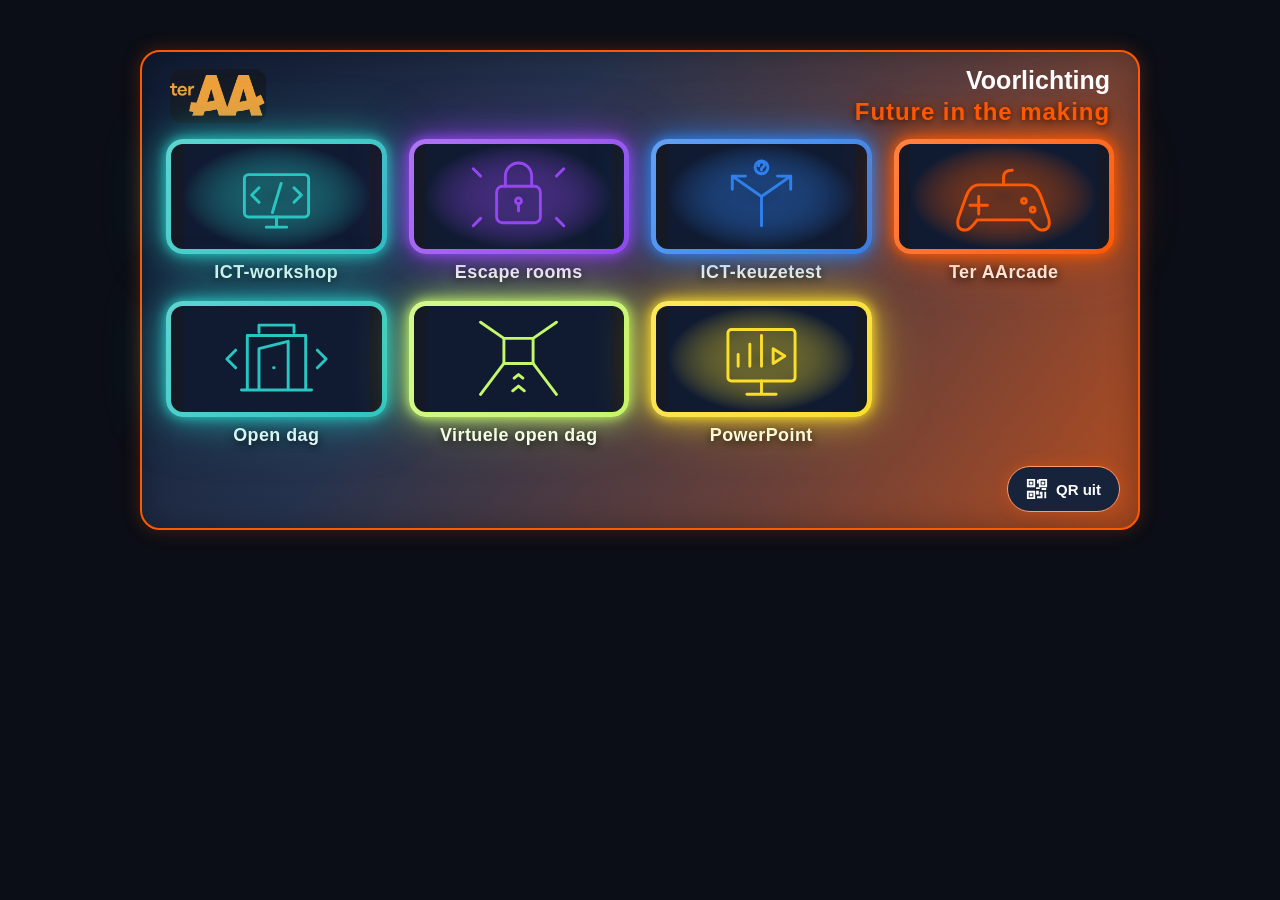
<file: index.html>
<!doctype html>
<html lang="nl">
<head>
  <meta charset="utf-8">
  <meta name="viewport" content="width=device-width, initial-scale=1">
  <title>Voorlichting | Ter AA ICT</title>
  <style>
    :root { color-scheme: dark; }
    * { box-sizing: border-box; }
    body {
      margin: 0;
      height: 540px;
      overflow: hidden;
      font-family: Arial, Helvetica, sans-serif;
      color: #fff;
      background: #0b0e16;
    }
    body { padding: 0 10px 10px; }
    main {
      position: relative;
      width: min(1000px, 100%);
      height: 480px;
      margin: 50px auto 0;
      padding: 13px 24px;
      border: 2px solid #ff5900;
      border-radius: 20px;
      background: linear-gradient(125deg, #101b32 0%, #25324d 35%, #694039 70%, #b44d20 100%);
      box-shadow: 0 0 18px rgba(255, 89, 0, .25), inset 0 0 30px rgba(0, 0, 0, .3);
    }
    header { height: 62px; display: flex; justify-content: space-between; align-items: center; margin: 0 4px 12px; }
    .logo { max-height: 54px; width: auto; object-fit: contain; }
    .slogan { color: #ff5900; font-weight: 900; font-size: clamp(1.45rem, 3vw, 2.25rem); letter-spacing: .04em; text-shadow: 0 2px 9px #000, 0 0 13px rgba(255, 89, 0, .55); }
    .cards {
      display: grid;
      grid-template-columns: repeat(3, minmax(0, 1fr));
      gap: 16px 25px;
      align-items: start;
    }
    .card { --colour: #62d7ff; text-align: center; }
    .card a { display: inline-block; width: 100%; text-decoration: none; color: #fff; outline: none; }
    .image-wrap {
      position: relative;
      display: block;
      padding: 5px;
      border-radius: 17px;
      background: linear-gradient(135deg, color-mix(in srgb, var(--colour) 75%, white), var(--colour));
      box-shadow: 0 0 12px var(--colour), 0 0 30px color-mix(in srgb, var(--colour) 68%, transparent), 0 0 60px color-mix(in srgb, var(--colour) 40%, transparent);
      transition: transform .24s ease, box-shadow .24s ease, filter .24s ease;
    }
    img { display: block; width: 100%; aspect-ratio: 16 / 9; object-fit: cover; border-radius: 12px; background: #151925; }
    .name { display: block; margin-top: 8px; font-size: clamp(.9rem, 1.45vw, 1.12rem); font-weight: 800; letter-spacing: .025em; text-shadow: 0 2px 8px #000; }
    .card a:hover .image-wrap, .card a:focus-visible .image-wrap { transform: translateY(-8px) scale(1.025); filter: brightness(1.12); box-shadow: 0 0 16px var(--colour), 0 0 42px var(--colour), 0 0 80px color-mix(in srgb, var(--colour) 70%, transparent); }
    .card a:focus-visible .image-wrap { outline: 3px solid #fff; outline-offset: 6px; }
    .sigrid { --colour: #ff5900; }
    .connected { --colour: #9447f0; }
    .future { --colour: #27c6c1; }
    .senr { --colour: #2f80ed; }
    .greenpi { --colour: #90f87b; }
    .bootup { --colour: #fade29; }
    .firstline { --colour: #e53935; }
    .bpv { --colour: #546e7a; }
    .kilroy-window {
      position: absolute;
      bottom: 0;
      left: 50%;
      transform: translateX(-50%);
      width: min(250px, 60%);
      aspect-ratio: 1;
      overflow: hidden;
      pointer-events: none;
      z-index: 5;
    }
    .kilroy-window img {
      width: 100%;
      height: 100%;
      aspect-ratio: 1;
      object-fit: contain;
      border-radius: 0;
      background: transparent;
    }
    @media (max-width: 700px) { .cards { grid-template-columns: repeat(2, minmax(135px, 1fr)); gap: 16px; } body { height: auto; min-height: 100vh; overflow: auto; } main { height: auto; min-height: 480px; padding: 13px 16px 22px; } }
  
    .heading { text-align: right; }
    .heading h1 { margin: 0 0 3px; font-size: 25px; }
    .heading .slogan { font-size: clamp(16px, 2.2vw, 24px); }
    @media (max-width: 700px) {
      .cards { grid-template-columns: repeat(2, minmax(0, 1fr)); }
      main { margin-top: 18px; }
      .name { font-size: 14px; }
    }
  
    .coming { width: 100%; color: #fff; }
    .coming .image-wrap { opacity: .65; }
    .soon { display: block; margin-top: 5px; font-size: 12px; color: #f8df80; }
    @media (max-width: 700px) {
      .cards { grid-template-columns: repeat(2, minmax(0, 1fr)); }
    }
  
    .mode-toggle { position: absolute; right: 18px; bottom: 16px; z-index: 30; border: 1px solid #ff996e; border-radius: 24px; padding: 11px 18px; background: #17233a; color: white; font: bold 15px Arial,sans-serif; cursor: pointer; box-shadow: 0 0 15px #ff590055; }
    .mode-toggle[aria-pressed="true"] { background: #ff5900; color: #101010; }
    .mode-toggle:focus-visible, .qr-close:focus-visible { outline: 3px solid white; outline-offset: 4px; }
    .qr-modal { width: 95vw; height: 95dvh; max-width: none; max-height: none; padding: 18px; border: 2px solid #27c6c1; border-radius: 20px; background: #101b32; color: white; overflow: hidden; }
    .qr-modal::backdrop { background: #000b; }
    .qr-modal[open] { display: flex; flex-direction: column; align-items: center; justify-content: center; gap: 10px; }
    .qr-modal h2 { margin: 0; font-size: clamp(20px,3vw,32px); text-align: center; padding: 0 45px; }
    .qr-modal .qr-large { display: block; width: min(74dvh,76vw,700px); height: min(74dvh,76vw,700px); aspect-ratio: 1; object-fit: contain; background: white; border-radius: 8px; flex-shrink: 1; min-height: 0; }
    .qr-modal p { margin: 0; font-size: 15px; text-align: center; }
    .qr-close { position: absolute; top: 10px; right: 12px; width: 42px; height: 42px; border: 1px solid #ffffff88; border-radius: 50%; background: #25324d; color: white; font-size: 28px; cursor: pointer; }
    body.qr-mode .cards a .image-wrap::after { content: none; position: absolute; right: 9px; bottom: 9px; padding: 5px 8px; border-radius: 6px; background: #101b32ee; color: white; font-size: 12px; font-weight: bold; }
    

    main { transition: border-color .22s ease, box-shadow .22s ease; }
    body.qr-mode main { border-color: #27e6dc; box-shadow: 0 0 24px #27e6dc80, inset 0 0 30px #27c6c11a; }
    .mode-toggle { display: inline-flex; align-items: center; gap: 8px; }
    .mode-toggle .qr-icon { width: 22px; height: 22px; }
    .mode-toggle[aria-pressed="true"] { background: #27e6dc; color: #08232a; border-color: #bafffa; box-shadow: 0 0 18px #27e6dc80; }
    .qr-badge { display: none; position: absolute; top: 10px; right: 10px; z-index: 2; width: 34px; height: 34px; padding: 5px; background: #092b33; color: #70fff2; border: 1px solid #70fff2; border-radius: 7px; box-shadow: 0 2px 8px #0008; }
    .qr-badge .qr-icon { display: block; width: 100%; height: 100%; }
    body.qr-mode .qr-badge { display: block; }
    body.qr-mode .cards a .image-wrap::after { content: none; }
.cards .image-wrap > img { aspect-ratio: 2.7 / 1; object-fit: contain; }
@media (max-width:700px) { main { padding-bottom:76px; } .cards .image-wrap > img { aspect-ratio: 16 / 9; } }

@media (min-width:701px) { .cards { grid-template-columns: repeat(4, minmax(0, 1fr)); gap: 18px 22px; } .cards .image-wrap > img { aspect-ratio: 2 / 1; } }
</style>
</head>
<body>
  <main>
    <header>
      <a href="https://www.ter-aa.nl/" aria-label="Naar de website van Ter AA"><img class="logo" src="[data-uri]" alt="Ter AA"></a>
      <div class="heading"><h1>Voorlichting</h1><div class="slogan">Future in the making</div></div>
    </header>
    <section class="cards" aria-label="Voorlichting">
<article class="card" style="--colour:#27c6c1"><a href="https://teraasupportlab.github.io/Voorlichting/workshop/"><span class="image-wrap"><span class="qr-badge"><svg class="qr-icon" viewBox="0 0 24 24" aria-hidden="true" focusable="false"><g fill="none" stroke="currentColor" stroke-width="2"><path d="M2 2h7v7H2zM15 2h7v7h-7zM2 15h7v7H2z"/></g><path fill="currentColor" d="M4 4h3v3H4zM17 4h3v3h-3zM4 17h3v3H4zM12 2h2v4h-2zM11 10h4v2h-4zM17 11h5v2h-5zM11 14h3v4h-3zM15 15h3v3h-3zM20 15h2v7h-2zM12 20h6v2h-6zM16 18h2v2h-2z"/></svg></span><img src="[data-uri]" alt=""></span><span class="name">ICT-workshop</span></a></article>
<article class="card" style="--colour:#9447f0"><a href="https://teraasupportlab.github.io/Voorlichting/escape-rooms/"><span class="image-wrap"><span class="qr-badge"><svg class="qr-icon" viewBox="0 0 24 24" aria-hidden="true" focusable="false"><g fill="none" stroke="currentColor" stroke-width="2"><path d="M2 2h7v7H2zM15 2h7v7h-7zM2 15h7v7H2z"/></g><path fill="currentColor" d="M4 4h3v3H4zM17 4h3v3h-3zM4 17h3v3H4zM12 2h2v4h-2zM11 10h4v2h-4zM17 11h5v2h-5zM11 14h3v4h-3zM15 15h3v3h-3zM20 15h2v7h-2zM12 20h6v2h-6zM16 18h2v2h-2z"/></svg></span><img src="[data-uri]" alt=""></span><span class="name">Escape rooms</span></a></article>
<article class="card" style="--colour:#2f80ed"><a href="https://teraasupportlab.github.io/Voorlichting/ict-keuzetest/"><span class="image-wrap"><span class="qr-badge"><svg class="qr-icon" viewBox="0 0 24 24" aria-hidden="true" focusable="false"><g fill="none" stroke="currentColor" stroke-width="2"><path d="M2 2h7v7H2zM15 2h7v7h-7zM2 15h7v7H2z"/></g><path fill="currentColor" d="M4 4h3v3H4zM17 4h3v3h-3zM4 17h3v3H4zM12 2h2v4h-2zM11 10h4v2h-4zM17 11h5v2h-5zM11 14h3v4h-3zM15 15h3v3h-3zM20 15h2v7h-2zM12 20h6v2h-6zM16 18h2v2h-2z"/></svg></span><img src="[data-uri]" alt=""></span><span class="name">ICT-keuzetest</span></a></article>
<article class="card" style="--colour:#ff5900"><a href="https://teraasupportlab.github.io/Voorlichting/Ter-AArcade/"><span class="image-wrap"><span class="qr-badge"><svg class="qr-icon" viewBox="0 0 24 24" aria-hidden="true" focusable="false"><g fill="none" stroke="currentColor" stroke-width="2"><path d="M2 2h7v7H2zM15 2h7v7h-7zM2 15h7v7H2z"/></g><path fill="currentColor" d="M4 4h3v3H4zM17 4h3v3h-3zM4 17h3v3H4zM12 2h2v4h-2zM11 10h4v2h-4zM17 11h5v2h-5zM11 14h3v4h-3zM15 15h3v3h-3zM20 15h2v7h-2zM12 20h6v2h-6zM16 18h2v2h-2z"/></svg></span><img src="[data-uri]" alt=""></span><span class="name">Ter AArcade</span></a></article>
<article class="card" style="--colour:#27c6c1"><a href="https://teraasupportlab.github.io/Voorlichting/opendag/"><span class="image-wrap"><span class="qr-badge"><svg class="qr-icon" viewBox="0 0 24 24" aria-hidden="true" focusable="false"><g fill="none" stroke="currentColor" stroke-width="2"><path d="M2 2h7v7H2zM15 2h7v7h-7zM2 15h7v7H2z"/></g><path fill="currentColor" d="M4 4h3v3H4zM17 4h3v3h-3zM4 17h3v3H4zM12 2h2v4h-2zM11 10h4v2h-4zM17 11h5v2h-5zM11 14h3v4h-3zM15 15h3v3h-3zM20 15h2v7h-2zM12 20h6v2h-6zM16 18h2v2h-2z"/></svg></span><img src="[data-uri]" alt=""></span><span class="name">Open dag</span></a></article>
<article class="card" style="--colour:#c5f76a"><a href="https://teraasupportlab.github.io/Voorlichting/virtuele-open-dag/"><span class="image-wrap"><span class="qr-badge"><svg class="qr-icon" viewBox="0 0 24 24" aria-hidden="true" focusable="false"><g fill="none" stroke="currentColor" stroke-width="2"><path d="M2 2h7v7H2zM15 2h7v7h-7zM2 15h7v7H2z"/></g><path fill="currentColor" d="M4 4h3v3H4zM17 4h3v3h-3zM4 17h3v3H4zM12 2h2v4h-2zM11 10h4v2h-4zM17 11h5v2h-5zM11 14h3v4h-3zM15 15h3v3h-3zM20 15h2v7h-2zM12 20h6v2h-6zM16 18h2v2h-2z"/></svg></span><img src="[data-uri]" alt=""></span><span class="name">Virtuele open dag</span></a></article>
<article class="card" style="--colour:#fade29"><a class="powerpoint-link" href="https://raw.githubusercontent.com/teraasupportlab/Voorlichting/main/workshop/ICT%20ontdekken%20%E2%80%93%20voorlichting%20met%20bijgewerkte%20QR-codes.pptx" download><span class="image-wrap"><img src="[data-uri]" alt=""></span><span class="name">PowerPoint</span></a></article>
</section>
<button type="button" class="mode-toggle" id="qrToggle" aria-pressed="false"><svg class="qr-icon" viewBox="0 0 24 24" aria-hidden="true" focusable="false"><g fill="none" stroke="currentColor" stroke-width="2"><path d="M2 2h7v7H2zM15 2h7v7h-7zM2 15h7v7H2z"/></g><path fill="currentColor" d="M4 4h3v3H4zM17 4h3v3h-3zM4 17h3v3H4zM12 2h2v4h-2zM11 10h4v2h-4zM17 11h5v2h-5zM11 14h3v4h-3zM15 15h3v3h-3zM20 15h2v7h-2zM12 20h6v2h-6zM16 18h2v2h-2z"/></svg><span id="qrToggleLabel">QR uit</span></button>
  </main>
  


<dialog class="qr-modal" id="qrModal" aria-labelledby="qrTitle">
  <button type="button" class="qr-close" id="qrClose" aria-label="Sluit QR-code">×</button>
  <h2 id="qrTitle"></h2>
  <img class="qr-large" id="qrImage" alt="">
</dialog>
<script>
(() => {
 const codes = {"https://teraasupportlab.github.io/Voorlichting/virtuele-open-dag/": "[data-uri]", "https://teraasupportlab.github.io/Voorlichting/workshop/": "[data-uri]", "https://teraasupportlab.github.io/Voorlichting/escape-rooms/": "[data-uri]", "https://teraasupportlab.github.io/Voorlichting/ict-keuzetest/": "[data-uri]", "https://teraasupportlab.github.io/Voorlichting/Ter-AArcade/": "[data-uri]", "https://teraasupportlab.github.io/Voorlichting/opendag/": "[data-uri]"};
 const toggle = document.getElementById('qrToggle');
 const modal = document.getElementById('qrModal');
 const qrImage = document.getElementById('qrImage');
 let qrMode = false;
 let previousFocus = null;
 toggle.addEventListener('click', () => {
   qrMode = !qrMode;
   toggle.setAttribute('aria-pressed', String(qrMode));
   document.getElementById('qrToggleLabel').textContent = qrMode ? 'QR aan' : 'QR uit';
   document.body.classList.toggle('qr-mode', qrMode);
 });
 document.querySelectorAll('.cards a').forEach(link => {
   link.addEventListener('click', event => {
     if (!qrMode || !codes[link.getAttribute('href')]) return;
     event.preventDefault();
     const title = link.querySelector('.name').textContent;
     document.getElementById('qrTitle').textContent = title;
     qrImage.src = codes[link.getAttribute('href')];
     qrImage.alt = 'QR-code voor ' + title;
     previousFocus = link;
     modal.showModal();
     document.getElementById('qrClose').focus();
   });
 });
 document.getElementById('qrClose').addEventListener('click', () => modal.close());
 modal.addEventListener('click', event => { if (event.target === modal) modal.close(); });
 modal.addEventListener('close', () => { if (previousFocus) previousFocus.focus(); });
})();
</script>
</body>
</html>
</file>
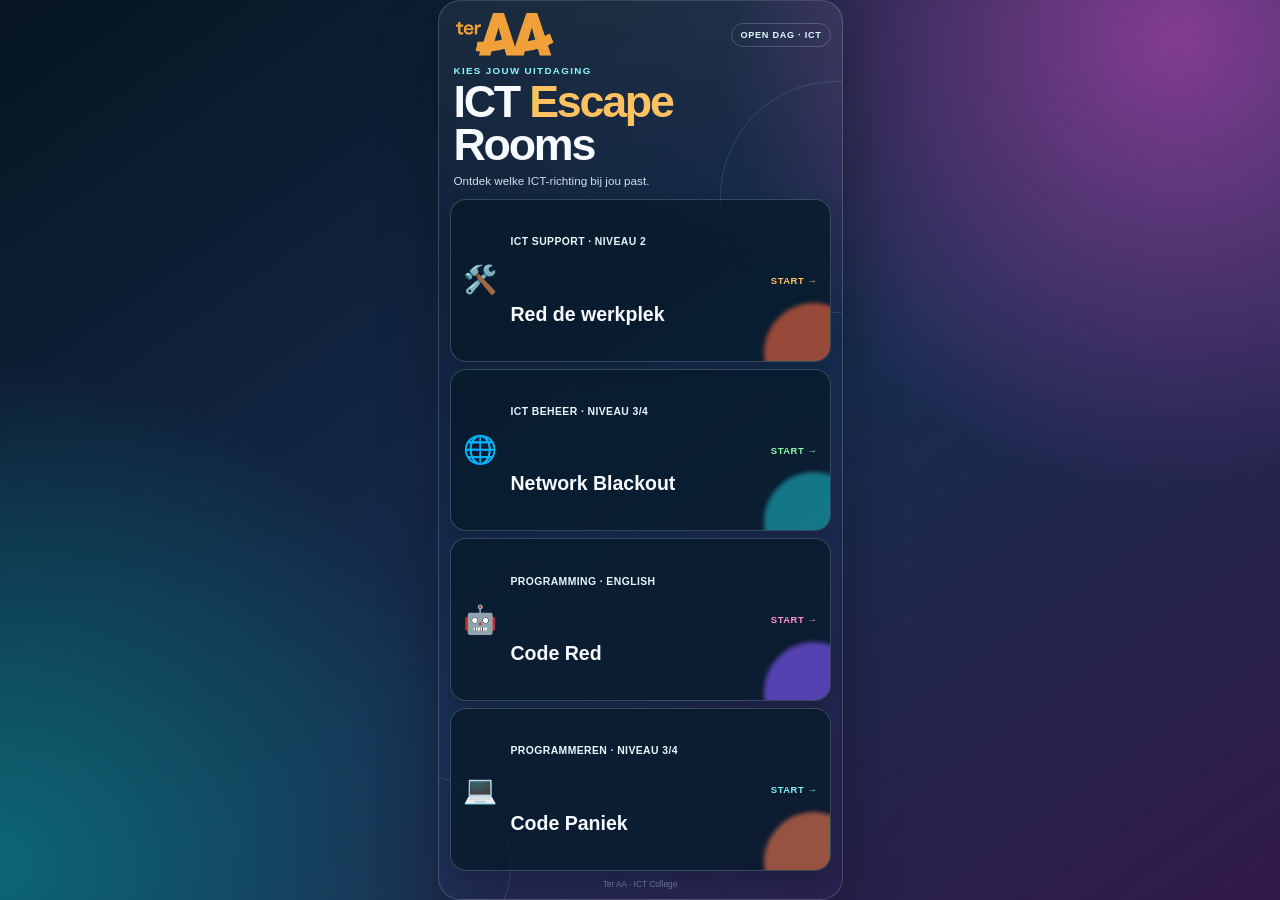
<file: escape-rooms/index.html>
<!doctype html>
<html lang="nl">
<head>
  <meta charset="utf-8">
  <meta name="viewport" content="width=device-width,initial-scale=1">
  <title>Ter AA – ICT Escape Rooms</title>
  <style>
    :root{--ink:#f7fbff;--muted:#cce2eb;--line:rgba(190,239,255,.22)}
    *{box-sizing:border-box}html,body{height:100%;margin:0}body{display:grid;place-items:center;min-width:280px;min-height:100svh;color:var(--ink);font-family:"Segoe UI",Arial,sans-serif;background:radial-gradient(circle at 92% 4%,#833c91 0,transparent 31%),radial-gradient(circle at 0 96%,#0c6674 0,transparent 32%),linear-gradient(145deg,#071522,#172d50 54%,#321a4b)}
    .phone{position:relative;display:flex;flex-direction:column;width:min(100vw,45svh,480px);height:auto;aspect-ratio:9/20;padding:12px 11px 10px;overflow:hidden;border:1px solid #ffffff2b;border-radius:22px;background:linear-gradient(180deg,#ffffff10,transparent 30%);box-shadow:0 25px 60px #0000004d}.phone::before,.phone::after{content:"";position:absolute;border:1px solid #a6eeff24;border-radius:50%;pointer-events:none}.phone::before{width:230px;height:230px;right:-110px;top:80px}.phone::after{width:180px;height:180px;left:-110px;bottom:-58px}
    header{position:relative;z-index:1;display:flex;align-items:center;justify-content:space-between;gap:10px}.logo{width:112px;height:44px;object-fit:contain}.tag{padding:6px 8px;border:1px solid var(--line);border-radius:999px;color:#ddfaff;font-size:.57rem;font-weight:900;letter-spacing:.08em;white-space:nowrap}
    .intro{position:relative;z-index:1;margin:8px 4px 10px}.eyebrow{margin:0 0 4px;color:#87f7fd;font-size:.61rem;font-weight:900;letter-spacing:.14em;text-transform:uppercase}h1{margin:0;font-size:clamp(1.85rem,8vw,2.8rem);line-height:.95;letter-spacing:-.05em}h1 span{color:#ffc260}.intro p:last-child{margin:8px 0 0;color:var(--muted);font-size:.73rem;line-height:1.35}
    .rooms{position:relative;z-index:1;display:grid;grid-template-columns:1fr;gap:7px;flex:1;min-height:0}.room{position:relative;min-height:0;padding:9px 12px;display:grid;grid-template-columns:38px minmax(0,1fr) auto;grid-template-rows:auto auto;column-gap:10px;align-items:center;text-decoration:none;color:var(--ink);overflow:hidden;border:1px solid var(--line);border-radius:16px;background:rgba(7,26,42,.78);box-shadow:0 8px 18px #00000026;transition:transform .15s,border-color .15s}.room::after{content:"";position:absolute;width:100px;height:100px;right:-34px;bottom:-42px;border-radius:50%;background:var(--glow);filter:blur(2px);opacity:.62}.room:hover{transform:scale(1.025);border-color:var(--accent)}.icon{position:relative;z-index:1;grid-column:1;grid-row:1 / span 2;font-size:1.72rem;line-height:1}.level{position:relative;z-index:1;grid-column:2;grid-row:1;display:block;margin:0;color:#e8f6ff;font-size:.65rem;font-weight:900;letter-spacing:.04em}.room h2{position:relative;z-index:1;grid-column:2;grid-row:2;margin:3px 0 0;font-size:clamp(1rem,4.7vw,1.22rem);line-height:1.02}.room p{display:none}.go{position:relative;z-index:1;grid-column:3;grid-row:1 / span 2;color:var(--accent);font-size:.59rem;font-weight:900;letter-spacing:.06em}.support{--accent:#ffc260;--glow:#f3653f}.beheer{--accent:#90f7ae;--glow:#1caebe}.english{--accent:#ff91d0;--glow:#8559ff}.dutch{--accent:#83eff4;--glow:#ec774d}footer{position:relative;z-index:1;margin-top:8px;color:#cde7f666;font-size:.52rem;text-align:center}
  </style>
</head>
<body>
  <main class="phone">
    <header><img class="logo" src="ter-aa-logo.png" alt="Ter AA"><span class="tag">OPEN DAG · ICT</span></header>
    <section class="intro"><p class="eyebrow">Kies jouw uitdaging</p><h1>ICT <span>Escape</span><br>Rooms</h1><p>Ontdek welke ICT-richting bij jou past.</p></section>
    <nav class="rooms" aria-label="Kies een escape room">
      <a class="room support" href="red de ict werkplek/"><div class="icon">🛠️</div><span class="level">ICT SUPPORT · NIVEAU 2</span><h2>Red de werkplek</h2><p>Los echte werkplekstoringen op.</p><span class="go">START →</span></a>
      <a class="room beheer" href="network blackout/"><div class="icon">🌐</div><span class="level">ICT BEHEER · NIVEAU 3/4</span><h2>Network Blackout</h2><p>Herstel het schoolnetwerk.</p><span class="go">START →</span></a>
      <a class="room english" href="code red/"><div class="icon">🤖</div><span class="level">PROGRAMMING · ENGLISH</span><h2>Code Red</h2><p>Save the School Bot.</p><span class="go">START →</span></a>
      <a class="room dutch" href="Code paniek'/"><div class="icon">💻</div><span class="level">PROGRAMMEREN · NIVEAU 3/4</span><h2>Code Paniek</h2><p>Fix de schoolapp.</p><span class="go">START →</span></a>
    </nav>
    <footer>Ter AA · ICT College</footer>
  </main>
</body>
</html>
</file>
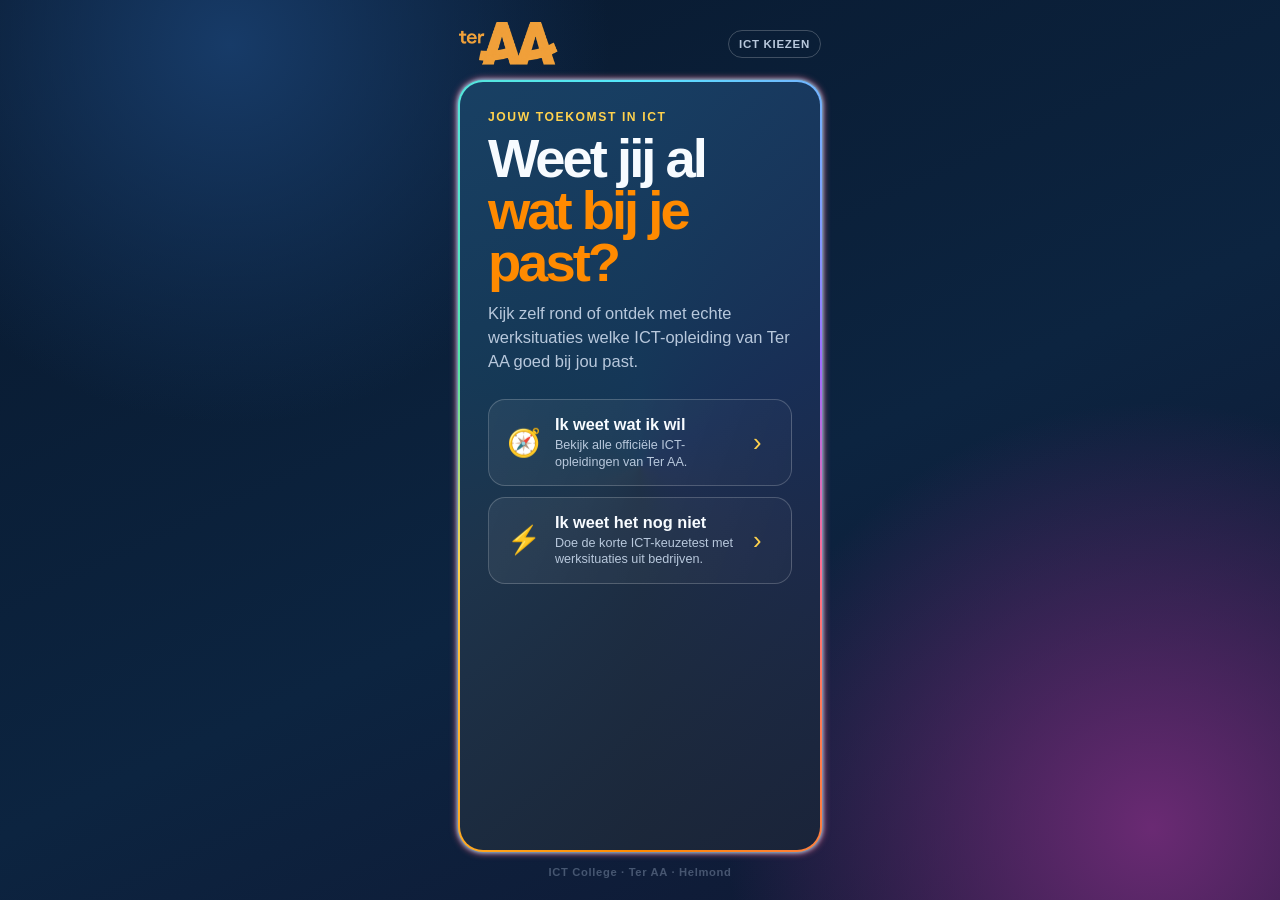
<file: ict-keuzetest/index.html>
<!doctype html>
<html lang="nl">
<head>
  <meta charset="utf-8">
  <meta name="viewport" content="width=device-width,initial-scale=1">
  <title>ICT kiezen | Ter AA</title>
  <link rel="stylesheet" href="style.css">
</head>
<body>
  <main class="shell">
    <header class="top">
      <a class="logo" href="https://www.ter-aa.nl/" target="_blank" rel="noopener" aria-label="Naar ter AA">
        <img src="ter-aa-logo.png" alt="ter AA">
      </a>
      <span class="badge">ICT kiezen</span>
    </header>

    <section class="card grow">
      <div class="eyebrow">Jouw toekomst in ICT</div>
      <h1>Weet jij al <em>wat bij je past?</em></h1>
      <p class="intro">Kijk zelf rond of ontdek met echte werksituaties welke ICT-opleiding van Ter AA goed bij jou past.</p>

      <nav class="choices" aria-label="Maak je keuze">
        <a class="choice" href="opleidingen.html">
          <span class="icon">🧭</span>
          <span><strong>Ik weet wat ik wil</strong><small>Bekijk alle officiële ICT-opleidingen van Ter AA.</small></span>
          <span class="arrow">›</span>
        </a>
        <a class="choice" href="keuzetest.html">
          <span class="icon">⚡</span>
          <span><strong>Ik weet het nog niet</strong><small>Doe de korte ICT-keuzetest met werksituaties uit bedrijven.</small></span>
          <span class="arrow">›</span>
        </a>
      </nav>
    </section>

    <footer class="footer">ICT College · Ter AA · Helmond</footer>
  </main>
  <script src="neon.js"></script>
</body>
</html>
</file>
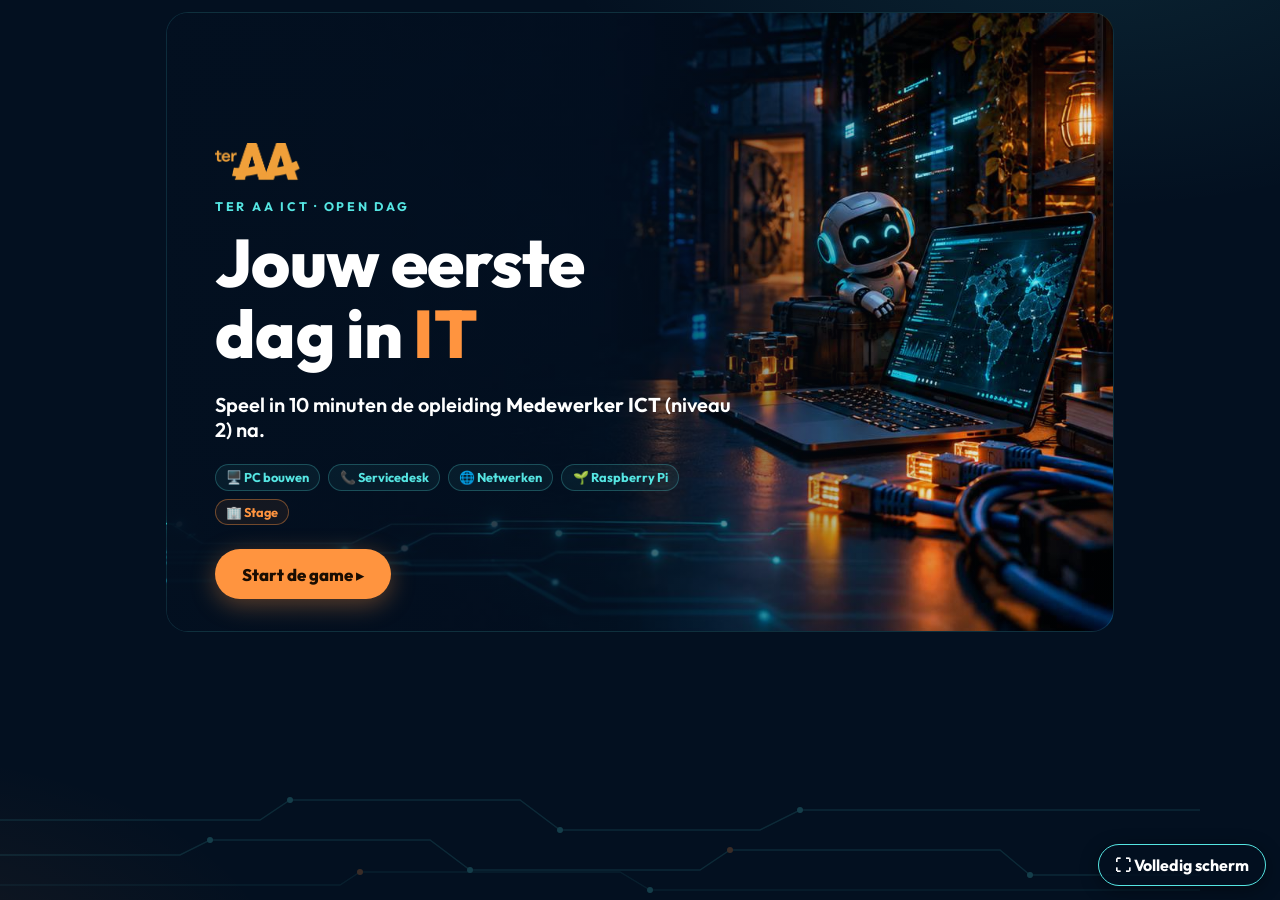
<file: opendag/index.html>
<!doctype html>
<html lang="nl">
<head>
<meta charset="utf-8">
<meta name="viewport" content="width=device-width, initial-scale=1, viewport-fit=cover">
<title>Jouw eerste dag in IT · Ter AA ICT</title>
<meta name="description" content="Open-dag-game van Ter AA ICT: speel in 10 minuten de opleiding Medewerker ICT (niveau 2) na.">
<link rel="preconnect" href="https://fonts.googleapis.com">
<link rel="preconnect" href="https://fonts.gstatic.com" crossorigin>
<link href="https://fonts.googleapis.com/css2?family=Outfit:wght@400;600;700;800&display=swap" rel="stylesheet">
<style>
:root{
  --navy:#031020; --navy2:#0a1c33; --navy3:#12294a;
  --cyan:#55E5E2; --oranje:#FF943F; --wit:#ffffff; --grijs:#a9bdd3; --lime:#C5F76A;
  --rood:#ff6b6b; --groen:#5fe39a;
  --kaart:rgba(255,255,255,.05); --rand:rgba(85,229,226,.25);
  --r:16px;
}
*{box-sizing:border-box;-webkit-tap-highlight-color:transparent}
html,body{margin:0;background:var(--navy);color:var(--wit);font-family:Outfit,system-ui,Segoe UI,Arial,sans-serif;min-height:100%}
body{min-height:100dvh;background:
  radial-gradient(900px 500px at 85% -10%,rgba(85,229,226,.10),transparent 60%),
  radial-gradient(700px 400px at -10% 110%,rgba(255,148,63,.08),transparent 60%),var(--navy);
  overflow-x:hidden}
button{font:inherit;color:inherit;cursor:pointer;border:0;background:none}
img{max-width:100%;display:block}
.circuit{position:fixed;left:0;right:0;bottom:0;height:140px;pointer-events:none;opacity:.22;z-index:0}
.app{position:relative;z-index:1;max-width:980px;margin:0 auto;padding:12px 16px 40px;min-height:100dvh;display:flex;flex-direction:column}

/* labels & typografie */
.label{font-size:.78rem;font-weight:700;letter-spacing:.22em;text-transform:uppercase;color:var(--cyan)}
.label.or{color:var(--oranje)}
h1,h2,h3{margin:.2em 0 .35em;line-height:1.05;font-weight:800}
h1{font-size:clamp(2.2rem,7vw,4.2rem);letter-spacing:-.01em}
h2{font-size:clamp(1.5rem,4.5vw,2.3rem)}
h3{font-size:1.2rem}
.acc{color:var(--oranje)} .acc2{color:var(--cyan)}
p{line-height:1.45;margin:.4em 0}
.zacht{color:var(--grijs)}

/* knoppen */
.knop{display:inline-flex;align-items:center;justify-content:center;gap:.5em;padding:.85em 1.6em;border-radius:999px;font-weight:800;font-size:1.05rem;background:var(--oranje);color:#1a0d02;box-shadow:0 6px 24px rgba(255,148,63,.35);transition:transform .12s, box-shadow .12s}
.knop:active{transform:scale(.97)}
.knop:hover{box-shadow:0 8px 30px rgba(255,148,63,.5)}
.knop.cyaan{background:transparent;color:var(--cyan);border:2px solid var(--cyan);box-shadow:none}
.knop.klein{padding:.55em 1.1em;font-size:.95rem}
.knop[disabled]{opacity:.35;pointer-events:none}

/* topbalk */
.top{display:flex;align-items:center;gap:12px;padding:6px 0 12px;flex-wrap:wrap}
.top .logo{height:24px;width:auto}
.top .titel{font-weight:700;font-size:.95rem;color:var(--grijs);flex:1;min-width:120px}
.meters{display:flex;gap:10px}
.meter{display:flex;align-items:center;gap:6px;font-size:.8rem;color:var(--grijs)}
.meter .bar{width:54px;height:8px;border-radius:9px;background:rgba(255,255,255,.1);overflow:hidden}
.meter .bar i{display:block;height:100%;width:0;border-radius:9px;transition:width .6s}
.m-vak i{background:var(--cyan)} .m-klant i{background:var(--oranje)} .m-netjes i{background:var(--lime)}
.ikoon-knop{width:38px;height:38px;border-radius:50%;border:1px solid var(--rand);display:grid;place-items:center;font-size:1.1rem}
@media (max-width:620px){.meter span.t{display:none}.meter .bar{width:38px}.top .titel{display:none}}

/* schermen */
.scherm{flex:1;display:flex;flex-direction:column;animation:in .35s ease}
@keyframes in{from{opacity:0;transform:translateY(10px)}to{opacity:1;transform:none}}
.kaart{background:var(--kaart);border:1px solid var(--rand);border-radius:var(--r);padding:18px}
.midden{text-align:center;align-items:center}

/* start */
.hero{position:relative;border-radius:22px;overflow:hidden;min-height:min(78dvh,620px);display:flex;align-items:flex-end;background:var(--navy) center right/cover no-repeat;border:1px solid rgba(85,229,226,.15)}
.hero::before{content:"";position:absolute;inset:0;background:linear-gradient(90deg,rgba(3,16,32,.96) 0%,rgba(3,16,32,.75) 45%,rgba(3,16,32,.1) 80%)}
.hero .in{position:relative;padding:32px clamp(20px,5vw,48px);max-width:620px}
.hero .logo{height:38px;width:auto;margin-bottom:18px}
.hero .sub{font-size:1.25rem;font-weight:600;margin-bottom:22px}
.chips{display:flex;flex-wrap:wrap;gap:8px;margin:14px 0 24px}
.chip{font-size:.8rem;font-weight:700;padding:.35em .8em;border-radius:999px;border:1px solid var(--rand);color:var(--cyan);background:rgba(85,229,226,.06)}
.chip.or{border-color:rgba(255,148,63,.4);color:var(--oranje);background:rgba(255,148,63,.07)}
@media (max-width:620px){.hero{background-position:72% center}.hero::before{background:linear-gradient(0deg,rgba(3,16,32,.98) 30%,rgba(3,16,32,.55) 70%,rgba(3,16,32,.2))}}

/* Noor */
.noor{display:flex;gap:12px;align-items:flex-start;margin:6px 0 14px}
.noor img{width:58px;height:58px;border-radius:50%;object-fit:cover;border:2px solid var(--cyan);box-shadow:0 0 18px rgba(85,229,226,.4);flex:none}
.noor .bel{background:var(--navy3);border:1px solid var(--rand);border-radius:4px 16px 16px 16px;padding:12px 15px;line-height:1.4;font-size:1.02rem}
.noor .bel b{color:var(--cyan)}

/* naam & avatar */
.avatars{display:grid;grid-template-columns:repeat(6,1fr);gap:10px;margin:14px 0}
.avatars button{font-size:2rem;aspect-ratio:1;border-radius:14px;border:2px solid rgba(255,255,255,.1);background:var(--kaart)}
.avatars button.aan{border-color:var(--oranje);background:rgba(255,148,63,.12)}
input[type=text]{width:100%;font:inherit;font-size:1.15rem;padding:.8em 1em;border-radius:12px;border:2px solid var(--rand);background:var(--navy2);color:var(--wit);outline:none}
input[type=text]:focus{border-color:var(--cyan)}

/* swipe-kaarten */
.swipe{position:relative;height:290px;max-width:420px;margin:10px auto 18px;width:100%}
.swipekaart{position:absolute;inset:0;border-radius:22px;padding:26px;display:flex;flex-direction:column;justify-content:center;align-items:center;text-align:center;background:linear-gradient(160deg,var(--navy3),var(--navy2));border:1px solid var(--rand);box-shadow:0 18px 40px rgba(0,0,0,.4);transition:transform .35s ease, opacity .35s ease;touch-action:pan-y}
.swipekaart .em{font-size:3.6rem;margin-bottom:10px}
.swipekaart .tk{font-size:1.35rem;font-weight:700;line-height:1.25}
.swipekaart.weg-l{transform:translateX(-130%) rotate(-18deg);opacity:0}
.swipekaart.weg-r{transform:translateX(130%) rotate(18deg);opacity:0}
.swipe-knoppen{display:flex;gap:14px;justify-content:center}
.swipe-knoppen .knop{min-width:140px}

/* kaart / route */
.route{display:grid;gap:12px;margin-top:8px}
.stop{display:flex;gap:14px;align-items:center;padding:14px 16px;border-radius:var(--r);background:var(--kaart);border:1px solid rgba(255,255,255,.08);text-align:left;width:100%;position:relative}
.stop .nr{width:46px;height:46px;border-radius:50%;display:grid;place-items:center;font-weight:800;font-size:1.3rem;flex:none;background:rgba(255,255,255,.07);border:2px solid rgba(255,255,255,.15)}
.stop .tx{flex:1;min-width:0}
.stop .tx b{display:block;font-size:1.08rem}
.stop .tx small{color:var(--grijs);font-size:.85rem}
.stop .st{font-size:1.1rem;letter-spacing:2px;color:var(--oranje);white-space:nowrap}
.stop.klaar .nr{background:rgba(95,227,154,.15);border-color:var(--groen);color:var(--groen)}
.stop.nu{border-color:var(--oranje);background:rgba(255,148,63,.09);box-shadow:0 0 0 0 rgba(255,148,63,.5);animation:puls 1.8s infinite}
.stop.nu .nr{background:var(--oranje);color:#1a0d02;border-color:var(--oranje)}
.stop.dicht{opacity:.42;pointer-events:none}
.stop.mijl{padding:8px 16px;background:transparent;border-style:dashed;pointer-events:none}
.stop.mijl .nr{width:32px;height:32px;font-size:1rem;margin:0 7px}
.stop.bonus{border-color:rgba(197,247,106,.35)}
.stop.bonus .nr{color:var(--lime);border-color:var(--lime)}
.stop .tag.ex{color:var(--oranje);border-color:var(--oranje)}
.exbanner{display:flex;gap:12px;align-items:flex-start;margin:16px 0 4px;padding:12px 14px;border-radius:14px;background:rgba(255,148,63,.1);border:1px solid rgba(255,148,63,.45)}
.exbanner span{font-size:1.8rem;line-height:1}
.exbanner b{color:var(--oranje)}
.stop .tag{font-size:.7rem;font-weight:800;letter-spacing:.12em;color:var(--lime);border:1px solid var(--lime);border-radius:99px;padding:.15em .6em;margin-left:6px;vertical-align:middle}
@keyframes puls{0%{box-shadow:0 0 0 0 rgba(255,148,63,.45)}70%{box-shadow:0 0 0 12px rgba(255,148,63,0)}100%{box-shadow:0 0 0 0 rgba(255,148,63,0)}}

/* level intro */
.intro-kop{display:flex;gap:18px;align-items:center;flex-wrap:wrap}
.intro-kop .groot{font-size:3.2rem;width:84px;height:84px;border-radius:22px;display:grid;place-items:center;background:rgba(85,229,226,.08);border:1px solid var(--rand)}
.kd{display:flex;flex-wrap:wrap;gap:8px;margin:12px 0}
.kd span{font-size:.8rem;padding:.35em .75em;border-radius:8px;background:rgba(255,148,63,.1);border:1px solid rgba(255,148,63,.35);color:#ffd2ad}

/* keuzes */
.vraag{font-size:1.2rem;font-weight:700;margin:6px 0 12px;line-height:1.3}
.opties{display:grid;gap:10px}
.optie{text-align:left;padding:14px 16px;border-radius:14px;background:var(--navy2);border:2px solid rgba(255,255,255,.1);font-size:1.02rem;line-height:1.35;transition:border-color .15s, background .15s}
.optie:hover{border-color:rgba(85,229,226,.5)}
.optie.gekozen{border-color:var(--cyan)}
.optie.goed{border-color:var(--groen);background:rgba(95,227,154,.12)}
.optie.fout{border-color:var(--rood);background:rgba(255,107,107,.10)}
.optie.juist{border-color:var(--groen);border-style:dashed}
.opties.op-slot .optie{pointer-events:none}
.fb{margin-top:14px;padding:14px 16px;border-radius:14px;display:flex;gap:12px;align-items:flex-start;animation:in .3s}
.fb img{width:44px;height:44px;border-radius:50%;object-fit:cover;flex:none;border:2px solid var(--cyan)}
.fb.goed{background:rgba(95,227,154,.1);border:1px solid rgba(95,227,154,.4)}
.fb.fout{background:rgba(255,107,107,.08);border:1px solid rgba(255,107,107,.35)}
.fb .k{font-weight:800;display:block;margin-bottom:2px}
.fb.goed .k{color:var(--groen)} .fb.fout .k{color:var(--rood)}
.verder{margin-top:14px;display:flex;justify-content:flex-end}
.stap{font-size:.8rem;font-weight:700;color:var(--grijs);letter-spacing:.1em;text-transform:uppercase;margin-bottom:6px}
.schud{animation:schud .4s}
@keyframes schud{0%,100%{transform:none}20%{transform:translateX(-8px)}40%{transform:translateX(8px)}60%{transform:translateX(-5px)}80%{transform:translateX(5px)}}

/* pc bouwen */
.bouw{display:grid;grid-template-columns:1fr 210px;gap:16px}
@media (max-width:700px){.bouw{grid-template-columns:1fr}}
.kast{position:relative;aspect-ratio:400/420;width:min(100%,495px);margin:0 auto;border-radius:16px;overflow:hidden;border:2px solid #24364f;background:#0c1118}
.kast>svg{position:absolute;inset:0;width:100%;height:100%;display:block}
.kast .deel{opacity:0;transition:opacity .35s, transform .35s;transform:translateY(-6px)}
.kast .deel.aan{opacity:1;transform:none}
.kast .deel.aan .waaier{animation:draai 1.4s linear infinite}
.slot{position:absolute;border:2px dashed rgba(255,255,255,.28);border-radius:6px;transition:all .2s;background:transparent}
.slot.doel{border-color:var(--oranje);background:rgba(255,148,63,.14);animation:puls 1.4s infinite}
.slot.vol{border-color:transparent;background:transparent;pointer-events:none;animation:none}
.s-cpu{left:27.5%;top:15.5%;width:20%;height:19%}
.s-ram{left:55.5%;top:9%;width:12%;height:39.5%}
.s-ssd{left:26.25%;top:38%;width:25%;height:5.7%}
.s-gpu{left:16.25%;top:48.8%;width:45%;height:11%}
.s-psu{left:7.5%;top:81%;width:37.5%;height:14.8%}
.lade{display:grid;gap:8px;align-content:start}
@media (max-width:700px){.lade{grid-template-columns:repeat(3,1fr)}}
.onderdeel{padding:10px 12px;border-radius:12px;background:var(--navy2);border:2px solid rgba(255,255,255,.12);text-align:left;font-weight:700;display:flex;gap:8px;align-items:center;font-size:.92rem}
.onderdeel small{display:block;font-weight:400;color:var(--grijs);font-size:.75rem}
.onderdeel.sel{border-color:var(--oranje);background:rgba(255,148,63,.12)}
.onderdeel.weg{visibility:hidden}
.onderdeel .ic{font-size:1.4rem}

/* terminal */
.term{font-family:Consolas,Menlo,monospace;background:#000;border:1px solid #1d3550;border-radius:12px;padding:16px;min-height:200px;color:#9fffc8;font-size:.95rem;line-height:1.6;white-space:pre-wrap}
.term .c{color:var(--cyan)}

/* telefoon/chat */
.bellen{max-width:560px;margin:0 auto;width:100%}
.beller{display:flex;align-items:center;gap:12px;padding:12px 14px;border-radius:14px;background:var(--navy2);border:1px solid var(--rand);margin-bottom:12px}
.beller .av{width:48px;height:48px;border-radius:50%;display:grid;place-items:center;font-size:1.6rem;background:rgba(255,148,63,.15);border:2px solid var(--oranje);flex:none}
.beller b{display:block}
.beller small{color:var(--grijs)}
.rinkel{animation:rinkel .5s infinite}
@keyframes rinkel{0%,100%{transform:rotate(0)}25%{transform:rotate(-12deg)}75%{transform:rotate(12deg)}}
.chat{display:flex;flex-direction:column;gap:8px;margin-bottom:12px}
.bub{max-width:85%;padding:10px 14px;border-radius:16px;line-height:1.4;animation:in .3s}
.bub.zij{background:#22324a;border-top-left-radius:4px;align-self:flex-start}
.bub.ik{background:rgba(85,229,226,.16);border:1px solid var(--rand);border-top-right-radius:4px;align-self:flex-end}

/* kabel */
.stekker{display:flex;gap:6px;justify-content:center;padding:14px 18px 22px;background:linear-gradient(180deg,rgba(255,255,255,.12),rgba(255,255,255,.04));border:2px solid rgba(255,255,255,.25);border-radius:12px 12px 26px 26px;max-width:420px;margin:8px auto 4px}
.pin{width:34px;height:80px;border-radius:6px;border:2px dashed rgba(255,255,255,.3);display:flex;align-items:flex-end;justify-content:center;font-size:.7rem;color:var(--grijs);padding-bottom:3px;position:relative}
.pin.vol{border-style:solid;border-color:rgba(255,255,255,.2)}
.pin .led{position:absolute;top:-16px;left:50%;margin-left:-6px;width:12px;height:12px;border-radius:50%;background:#333;transition:background .2s, box-shadow .2s}
.pin .led.aan{background:var(--groen);box-shadow:0 0 10px var(--groen)}
.draden{display:flex;flex-wrap:wrap;gap:8px;justify-content:center;margin:14px 0}
.draad{width:64px;height:64px;border-radius:12px;border:2px solid rgba(255,255,255,.18);display:flex;flex-direction:column;align-items:center;justify-content:flex-end;padding:4px;font-size:.66rem;font-weight:700;background:var(--navy2)}
.draad i{display:block;width:16px;height:38px;border-radius:5px;margin-bottom:4px}
.draad.weg{visibility:hidden}
.schema{font-size:.85rem;color:var(--grijs);text-align:center;margin:4px 0 0}
.schema .rij{display:flex;gap:4px;justify-content:center;margin-top:6px}
.schema .rij i{width:22px;height:10px;border-radius:3px;display:block}

/* tickets */
.desk{display:grid;grid-template-columns:200px 1fr;gap:14px}
@media (max-width:700px){.desk{grid-template-columns:1fr}.desk .wachtrij{display:flex;overflow-x:auto;gap:6px}.desk .wachtrij .tk{min-width:130px;white-space:nowrap}}
.wachtrij{display:grid;gap:6px;align-content:start}
.wachtrij .tk{padding:8px 10px;border-radius:10px;background:var(--navy2);border:1px solid rgba(255,255,255,.08);font-size:.8rem;color:var(--grijs)}
.wachtrij .tk.nu{border-color:var(--oranje);color:#fff}
.wachtrij .tk.af{opacity:.5;text-decoration:line-through}
.ticket{background:#f4f7fb;color:#13223a;border-radius:14px;padding:16px;border-top:6px solid var(--cyan)}
.ticket .kop{display:flex;justify-content:space-between;font-size:.8rem;color:#5a6b85;font-weight:700;letter-spacing:.05em}
.ticket h3{color:#0b1a30;margin:.3em 0}
.ticket p{color:#2b3b55}
.prio{display:flex;gap:8px;margin:10px 0 4px;flex-wrap:wrap}
.prio button{flex:1;min-width:90px;padding:.7em;border-radius:10px;font-weight:800;border:2px solid #c9d3e2;background:#fff;color:#13223a}
.prio button.p-h{border-color:#ff6b6b} .prio button.p-n{border-color:#ffb067} .prio button.p-l{border-color:#7bd6a3}
.prio button.goed{background:#d9f7e6} .prio button.fout{background:#ffe0e0}
.ticket .optie{background:#fff;color:#13223a;border-color:#d4dceb}
.ticket .optie.goed{background:#d9f7e6;border-color:#2fbf71}
.ticket .optie.fout{background:#ffe0e0;border-color:#e05555}
.ticket .optie.juist{border-color:#2fbf71}
.klok{height:10px;border-radius:9px;background:rgba(255,255,255,.1);overflow:hidden;margin:6px 0 12px}
.klok i{display:block;height:100%;background:linear-gradient(90deg,var(--cyan),var(--oranje));transition:width 1s linear}
.mini-fb{font-size:.9rem;margin-top:8px;font-weight:700}
.mini-fb.goed{color:#1d9e5a} .mini-fb.fout{color:#c43d3d}

/* klant-o-meter */
.kom{display:flex;align-items:center;gap:12px;margin:4px 0 14px}
.kom .gezicht{font-size:2.4rem;transition:transform .3s}
.kom .bar{flex:1;height:14px;border-radius:9px;background:linear-gradient(90deg,#ff6b6b,#ffb067 50%,#5fe39a);position:relative}
.kom .bar i{position:absolute;top:-6px;width:6px;height:26px;border-radius:4px;background:#fff;box-shadow:0 0 8px #fff;transition:left .6s;margin-left:-3px}

/* bpv klok */
.dagklok{display:flex;align-items:center;gap:10px;font-weight:800;font-size:1.4rem;color:var(--cyan);margin-bottom:6px}
.dagklok .uur{font-family:Consolas,monospace;background:#000;border:1px solid var(--rand);border-radius:8px;padding:.1em .5em}

/* kantine (BPV-pauze) */
.kantine{position:relative;height:260px;border-radius:16px;overflow:hidden;margin:6px 0 12px;border:1px solid var(--rand);
  background:linear-gradient(180deg,#2b2440 0%,#1d2638 62%,#3a2f28 62%,#2c241f 100%)}
.kantine .tafel{position:absolute;left:12%;right:12%;top:43%;height:52px;border-radius:26px;background:linear-gradient(#b07a45,#86592f);box-shadow:0 8px 0 #5a3c22;display:flex;justify-content:space-around;align-items:center;font-size:1.3rem;z-index:2}
.kantine .persoon{position:absolute;font-size:2.4rem;transform:translate(-50%,-50%);z-index:3}
.kantine .persoon.jij{animation:in .5s}
.kantine .persoon.leeg{opacity:.6}
.kbub{position:absolute;bottom:100%;left:50%;background:#fff;color:#13223a;font-size:.72rem;font-weight:700;padding:4px 9px;border-radius:10px;white-space:nowrap;opacity:0;transform:translate(-50%,6px);animation:kbub 6s infinite;z-index:5}
.kbub::after{content:"";position:absolute;top:100%;left:50%;margin-left:-5px;border:5px solid transparent;border-top-color:#fff}
.kbub.vast{animation:none;opacity:1;transform:translate(-60%,0);background:var(--oranje)}
.kbub.vast::after{border-top-color:var(--oranje)}
@keyframes kbub{0%,4%{opacity:0;transform:translate(-50%,6px)}10%,38%{opacity:1;transform:translate(-50%,0)}46%,100%{opacity:0;transform:translate(-50%,0)}}
.kantine .noot{position:absolute;bottom:8px;font-size:1.3rem;opacity:0;animation:noot 3.6s infinite;z-index:3}
@keyframes noot{0%{opacity:0;transform:translateY(0)}20%{opacity:.9}100%{opacity:0;transform:translateY(-200px) rotate(20deg)}}
.kantine .plant{position:absolute;bottom:6px;font-size:1.8rem}
@media (max-width:620px){.kbub{font-size:.62rem;padding:3px 6px}.kantine .persoon{font-size:2rem}}

/* pi */
.code{background:#0b1626;border:1px solid var(--rand);border-radius:14px;padding:16px;font-size:1.1rem;font-weight:700;line-height:2.4}
.blok{display:inline-block;padding:.15em .7em;border-radius:8px;margin:0 2px}
.blok.als{background:#ffb067;color:#2a1400}
.blok.dan{background:var(--cyan);color:#002b2a}
.blok.kies{background:#fff;color:#13223a;border:2px solid var(--oranje);cursor:pointer;min-width:60px;text-align:center}
.blok.kies::after{content:" ▾";font-size:.8em;opacity:.6}
.kas{display:grid;grid-template-columns:auto 1fr;gap:18px;align-items:center;margin-top:16px}
.fan{width:90px;height:90px;border-radius:50%;border:4px solid #2a3e5a;display:grid;place-items:center;font-size:3rem;background:#0b1626}
.fan.draait span{animation:draai .5s linear infinite;display:inline-block}
@keyframes draai{to{transform:rotate(360deg)}}
input[type=range]{width:100%;accent-color:var(--oranje)}
.temp{font-size:1.8rem;font-weight:800}

/* resultaat */
.sterren{font-size:3rem;letter-spacing:8px;margin:6px 0}
.sterren span{display:inline-block;opacity:.2;transform:scale(.6);transition:all .4s}
.sterren span.aan{opacity:1;transform:scale(1);color:var(--oranje);text-shadow:0 0 18px rgba(255,148,63,.7)}
.echt{display:flex;gap:12px;text-align:left;margin:16px 0;padding:16px;border-radius:14px;background:rgba(85,229,226,.07);border:1px solid var(--rand)}
.echt .em{font-size:1.8rem}

/* diploma */
.diploma{position:relative;background:linear-gradient(160deg,#0f2440,#071427);border:2px solid var(--oranje);border-radius:22px;padding:28px 22px;text-align:center;box-shadow:0 0 50px rgba(255,148,63,.2);overflow:hidden}
.diploma::before{content:"";position:absolute;inset:8px;border:1px solid rgba(255,148,63,.3);border-radius:16px;pointer-events:none}
.diploma .logo{height:32px;margin:0 auto 10px}
.diploma .naam{font-size:2.2rem;font-weight:800;color:var(--oranje);margin:4px 0}
.diploma .kt{display:grid;gap:6px;text-align:left;max-width:520px;margin:14px auto;font-size:.92rem}
.diploma .kt div{padding:6px 10px;border-radius:8px;background:rgba(255,255,255,.05)}
.diploma .kt div::before{content:"✔ ";color:var(--groen);font-weight:800}
.eindmeters{display:grid;grid-template-columns:repeat(3,1fr);gap:10px;margin:16px 0}
.eindmeters .em{padding:12px;border-radius:12px;background:var(--kaart);border:1px solid rgba(255,255,255,.08)}
.eindmeters b{display:block;font-size:1.6rem}
.type{display:grid;grid-template-columns:auto 1fr;gap:16px;align-items:center;text-align:left}
.type .em{font-size:3.5rem}
.tijdlijn{display:grid;grid-template-columns:repeat(4,1fr);gap:6px;margin:12px 0}
@media (max-width:620px){.tijdlijn{grid-template-columns:1fr 1fr}}
.tijdlijn div{padding:10px;border-radius:10px;background:var(--kaart);border-top:3px solid var(--cyan);font-size:.85rem}
.tijdlijn div b{display:block;font-size:.95rem;color:var(--cyan)}
.tijdlijn div:nth-child(3){border-color:var(--oranje)} .tijdlijn div:nth-child(3) b{color:var(--oranje)}
.tijdlijn div:nth-child(4){border-color:var(--lime)} .tijdlijn div:nth-child(4) b{color:var(--lime)}

/* lage schermen (digibord): compacter, zodat 'Verder' zonder scrollen zichtbaar is */
@media (max-height:820px){
.app{padding:6px 16px 10px}
.top{padding:2px 0 6px}
h1,h2,h3{margin:.1em 0 .25em}
.kaart{padding:14px 16px}
.noor{margin:2px 0 8px}
.noor img{width:46px;height:46px}
.noor .bel{padding:9px 13px}
.route{gap:6px;margin-top:4px}
.stop{padding:8px 14px}
.stop .nr{width:38px;height:38px;font-size:1.1rem}
.stop.mijl{padding:4px 14px}
.stop.mijl .nr{width:28px;height:28px}
.vraag{margin:4px 0 8px}
.optie{padding:10px 14px}
.opties{gap:8px}
.fb{margin-top:8px;padding:10px 14px}
.verder{margin-top:8px}
.echt{margin:10px 0;padding:12px}
.exbanner{margin:10px 0 2px}
.kd{margin:8px 0}
}
/* diploma in twee kolommen op brede schermen */
@media (min-width:900px){
.dip-grid{display:grid;grid-template-columns:minmax(0,1fr) minmax(0,1fr);gap:18px;align-items:start}
.dip-r .tijdlijn{grid-template-columns:repeat(2,1fr)}
.dip-r .type{margin-top:0}
}
/* fullscreen-knop */
.fs-knop{position:fixed;right:14px;bottom:14px;z-index:60;padding:10px 16px;border-radius:999px;border:1px solid var(--cyan);background:rgba(3,16,32,.85);color:var(--wit);font:inherit;font-weight:700;font-size:1rem;cursor:pointer;box-shadow:0 4px 18px rgba(0,0,0,.4)}
.fs-knop[hidden]{display:none}
/* idle */
.overlay{position:fixed;inset:0;background:rgba(3,16,32,.88);display:grid;place-items:center;z-index:50;padding:20px;animation:in .3s}
.overlay .kaart{max-width:420px;text-align:center;background:var(--navy2)}
.teller{font-size:3.5rem;font-weight:800;color:var(--oranje)}
.confetti{position:fixed;inset:0;pointer-events:none;z-index:40;overflow:hidden}
.confetti i{position:absolute;top:-20px;width:10px;height:16px;border-radius:2px;animation:val linear forwards}
@keyframes val{to{transform:translateY(110vh) rotate(720deg)}}
.rij{display:flex;gap:10px;flex-wrap:wrap;align-items:center}
.ruimte{flex:1}
</style>
</head>
<body>
<svg class="circuit" viewBox="0 0 1200 140" preserveAspectRatio="none" aria-hidden="true">
  <g fill="none" stroke="#55E5E2" stroke-width="1.4" opacity=".55">
    <path d="M0 60 H260 L290 40 H520 L560 70 H760 L800 50 H1200"/>
    <path d="M0 95 H180 L210 80 H430 L470 110 H700 L730 90 H1000 L1030 115 H1200"/>
    <path d="M0 125 H340 L360 112 H620 L650 130 H1200" opacity=".6"/>
  </g>
  <g fill="#55E5E2"><circle cx="290" cy="40" r="3"/><circle cx="560" cy="70" r="3"/><circle cx="800" cy="50" r="3"/><circle cx="210" cy="80" r="3"/><circle cx="470" cy="110" r="3"/><circle cx="1030" cy="115" r="3"/><circle cx="650" cy="130" r="3"/></g>
  <g fill="#FF943F"><circle cx="730" cy="90" r="3"/><circle cx="360" cy="112" r="3"/></g>
</svg>
<div class="app" id="app"></div>

<script>
/* ================= instellingen ================= */
const ROBOT = 'AAdje';                // naam van de robot-gids
const IDLE_SEC = 90;                  // na zoveel seconden niets doen: "Ben je er nog?"
const IDLE_TELLER = 15;               // aftellen voordat de game reset
const AANMELD_URL = 'https://www.ter-aa.nl';
const IMG = {hero:'[data-uri]', robot:'[data-uri]', kop:'[data-uri]', logo:'[data-uri]'};

/* ================= status ================= */
let S;
function nieuw(){
  S = {naam:'', av:'🦊', profiel:{sleutelaar:0,helper:0,netwerker:0,maker:0},
       meter:{vak:[0,0],klant:[0,0],netjes:[0,0]}, sterren:{}, klaar:[], lvl:null};
}
nieuw();
let L = {got:0,max:0};               // score huidige level
function punt(m, waarde, gewicht=1){ S.meter[m][0]+=waarde*gewicht; S.meter[m][1]+=gewicht; L.got+=waarde*gewicht; L.max+=gewicht; tekenMeters(); }
function pct(m){ const [a,b]=S.meter[m]; return b? Math.round(a/b*100):0; }

/* ================= geluid ================= */
let stil=false; try{stil=localStorage.getItem('eerstedag_stil')==='1'}catch(e){}
let AC=null;
function toon(f,t0,d,type='sine',vol=.12){ if(stil) return; try{ AC=AC||new (window.AudioContext||window.webkitAudioContext)(); const o=AC.createOscillator(),g=AC.createGain(); o.type=type;o.frequency.value=f; g.gain.setValueAtTime(vol,AC.currentTime+t0); g.gain.exponentialRampToValueAtTime(.001,AC.currentTime+t0+d); o.connect(g);g.connect(AC.destination);o.start(AC.currentTime+t0);o.stop(AC.currentTime+t0+d+.05);}catch(e){} }
const snd={goed(){toon(660,0,.12);toon(990,.1,.18)}, fout(){toon(200,0,.25,'square',.06)}, klik(){toon(520,0,.05,'triangle',.08)}, win(){[523,659,784,1047].forEach((f,i)=>toon(f,i*.12,.25))}};

/* ================= helpers ================= */
const app=document.getElementById('app');
const wacht=ms=>new Promise(r=>setTimeout(r,ms));
const esc=s=>String(s).replace(/[&<>"]/g,c=>({'&':'&amp;','<':'&lt;','>':'&gt;','"':'&quot;'}[c]));
function schud(a){ const b=a.slice(); for(let i=b.length-1;i>0;i--){const j=Math.floor(Math.random()*(i+1));[b[i],b[j]]=[b[j],b[i]];} return b; }
function noor(tekst){ return `<div class="noor"><img src="${IMG.kop}" alt="${ROBOT}"><div class="bel"><b>${ROBOT}:</b> ${tekst}</div></div>`; }
function topbalk(titel){
  return `<div class="top"><img class="logo" src="${IMG.logo}" alt="ter AA">
   <div class="titel">${titel||''}</div>
   <div class="meters">
     <div class="meter m-vak" title="Vakkundig"><span>🔧</span><span class="t">Vakkundig</span><div class="bar"><i></i></div></div>
     <div class="meter m-klant" title="Klant blij"><span>😊</span><span class="t">Klant blij</span><div class="bar"><i></i></div></div>
     <div class="meter m-netjes" title="Netjes & veilig"><span>📋</span><span class="t">Netjes</span><div class="bar"><i></i></div></div>
   </div>
   <button class="ikoon-knop" id="geluid" title="Geluid aan/uit">${stil?'🔇':'🔊'}</button></div>`;
}
function tekenMeters(){
  [['vak','m-vak'],['klant','m-klant'],['netjes','m-netjes']].forEach(([m,c])=>{ const el=document.querySelector('.'+c+' .bar i'); if(el) el.style.width=pct(m)+'%'; });
}
function scherm(html,titel,metTop=true){
  app.innerHTML=(metTop?topbalk(titel):'')+`<div class="scherm">${html}</div>`;
  const g=document.getElementById('geluid');
  if(g) g.onclick=()=>{stil=!stil; try{localStorage.setItem('eerstedag_stil',stil?'1':'0')}catch(e){} g.textContent=stil?'🔇':'🔊';};
  tekenMeters(); window.scrollTo({top:0,behavior:'smooth'});
  return app.querySelector('.scherm');
}
function confetti(n=70){
  const c=document.createElement('div'); c.className='confetti';
  const kl=['#FF943F','#55E5E2','#C5F76A','#ffffff'];
  for(let i=0;i<n;i++){const e=document.createElement('i'); e.style.left=Math.random()*100+'%'; e.style.background=kl[i%4]; e.style.animationDuration=(1.6+Math.random()*1.8)+'s'; e.style.animationDelay=(Math.random()*.6)+'s'; c.appendChild(e);}
  document.body.appendChild(c); setTimeout(()=>c.remove(),4200);
}

/* Meerkeuzevraag. opties: [{t, ok(bool of 0..1), fb}] */
function kies(el,{stap='',vraag,opties,meter='vak',gewicht=1,husselen=true,voor=''}){
  return new Promise(res=>{
    const lijst=husselen?schud(opties):opties;
    el.innerHTML=`${voor}${stap?`<div class="stap">${stap}</div>`:''}<div class="vraag">${vraag}</div>
      <div class="opties">${lijst.map((o,i)=>`<button class="optie" data-i="${i}">${o.t}</button>`).join('')}</div><div class="na"></div>`;
    el.querySelectorAll('.optie').forEach(b=>b.onclick=()=>{
      const o=lijst[+b.dataset.i]; const w=o.ok===true?1:(o.ok===false?0:o.ok);
      el.querySelector('.opties').classList.add('op-slot');
      b.classList.add(w>=1?'goed':'fout');
      if(w<1){ const beste=lijst.reduce((m,x,i)=>((x.ok===true?1:+x.ok||0)>(lijst[m].ok===true?1:+lijst[m].ok||0)?i:m),0); el.querySelectorAll('.optie')[beste].classList.add('juist'); }
      (w>=1?snd.goed:snd.fout)();
      punt(meter,w,gewicht);
      el.querySelector('.na').innerHTML=`<div class="fb ${w>=1?'goed':'fout'}"><img src="${IMG.kop}" alt=""><div><span class="k">${w>=1?'Goed zo!':(w>0?'Bijna!':'Hmm, niet handig…')}</span>${o.fb||''}</div></div>
        <div class="verder"><button class="knop klein">Verder ▸</button></div>`;
      el.querySelector('.verder .knop').onclick=()=>{snd.klik();res(w)};
      el.querySelector('.na').scrollIntoView({behavior:'smooth',block:'nearest'});
    });
  });
}

/* Meerdere kiezen. opties: [{t, ok:bool}], aantal = hoeveel goede */
function kiesMeer(el,{stap='',vraag,opties,meter='vak',fbGoed,fbFout,voor=''}){
  return new Promise(res=>{
    const lijst=schud(opties); const nodig=lijst.filter(o=>o.ok).length; const sel=new Set();
    el.innerHTML=`${voor}${stap?`<div class="stap">${stap}</div>`:''}<div class="vraag">${vraag} <span class="zacht">(kies er ${nodig})</span></div>
      <div class="opties" style="grid-template-columns:repeat(auto-fit,minmax(220px,1fr))">${lijst.map((o,i)=>`<button class="optie" data-i="${i}">${o.t}</button>`).join('')}</div>
      <div class="verder"><button class="knop klein" id="check" disabled>Klaar ✓</button></div><div class="na"></div>`;
    const knop=el.querySelector('#check');
    el.querySelectorAll('.optie').forEach(b=>b.onclick=()=>{
      const i=+b.dataset.i; if(sel.has(i)){sel.delete(i);b.classList.remove('gekozen')} else if(sel.size<nodig){sel.add(i);b.classList.add('gekozen')}
      snd.klik(); knop.disabled=sel.size!==nodig;
    });
    knop.onclick=()=>{
      el.querySelector('.opties').classList.add('op-slot'); knop.parentElement.remove();
      let goed=0;
      el.querySelectorAll('.optie').forEach((b,i)=>{ const o=lijst[i]; if(sel.has(i)){ b.classList.add(o.ok?'goed':'fout'); if(o.ok)goed++; } else if(o.ok) b.classList.add('juist'); });
      const w=goed/nodig; punt(meter,w,nodig>2?2:1); (w>=1?snd.goed:snd.fout)();
      const fouten=lijst.filter((o,i)=>sel.has(i)&&!o.ok).map(o=>o.fb).filter(Boolean);
      el.querySelector('.na').innerHTML=`<div class="fb ${w>=1?'goed':'fout'}"><img src="${IMG.kop}" alt=""><div><span class="k">${w>=1?'Helemaal goed!':`${goed} van de ${nodig} goed`}</span>${w>=1?fbGoed:(fouten.join(' ')+' '+(fbFout||''))}</div></div>
        <div class="verder"><button class="knop klein">Verder ▸</button></div>`;
      el.querySelector('.na .knop').onclick=()=>{snd.klik();res(w)};
    };
  });
}
function knopWacht(el,tekst='Verder ▸',cls=''){ return new Promise(r=>{ const d=document.createElement('div'); d.className='verder'; d.innerHTML=`<button class="knop klein ${cls}">${tekst}</button>`; el.appendChild(d); d.firstChild.onclick=()=>{snd.klik();d.remove();r()}; }); }

/* ================= LEVELS ================= */
const LEVELS=[
 {id:'yfit', mijl:false, nr:'1', periode:'Periode 1', cursus:'Your Future in IT', titel:'Wie ben jij?', em:'🧭', klaarBijStart:true},
 {id:'sigrid', nr:'2', periode:'Periode 2', cursus:'Sigrid Styling', em:'🖥️', titel:'Bouw een werkplek',
  opdrachtgever:'<b>Sigrid Styling</b>, een start-up in de stylingbranche. Ze hebben een nieuwe werkplek nodig.',
  opdracht:'Zet een pc in elkaar, installeer het besturingssysteem en de juiste software, en lever alles netjes op.',
  kd:['B1-K1-W1 Maakt devices gebruiksklaar','B1-K1-W2 Installeert en configureert software'],
  echt:'In de cursus <b>Sigrid Styling</b> bouw je echte pc\'s in elkaar op een ESD-veilige werkplek, installeer je Windows 11 én Linux Mint en leer je met CompTIA A+ hoe een computer van binnen werkt. Je monteert zelfs stekkers en tafeldozen.',
  profiel:'sleutelaar', run:lvlSigrid},
 {id:'all', nr:'3', periode:'Periode 3', cursus:'All Connected', em:'📞', titel:'Servicedesk buurtcentrum',
  opdrachtgever:'<b>Het buurtcentrum</b> bij jou in de wijk. Buurtbewoners bellen met hun digitale vragen.',
  opdracht:'Help bellers met een duidelijke uitleg (zonder moeilijke woorden) en maak daarna een netwerkkabel.',
  kd:['B1-K2-W1 Neemt ICT-meldingen aan en handelt deze af','B1-K1-W3 Monteert netwerkonderdelen'],
  echt:'In <b>All Connected</b> run je de servicedesk van een buurtcentrum: je helpt bewoners met trage laptops, volle telefoons en nepmails. Je maakt UTP-kabels, sluit wifi-routers aan en bouwt netwerken in Cisco Packet Tracer.',
  profiel:'helper', run:lvlAll},
 {id:'sr', nr:'4', periode:'Periode 4', cursus:'S&R Trucks', em:'🚚', titel:'Ticketrace',
  opdrachtgever:'<b>S&R Trucks</b>, een transportbedrijf. Jij beheert hun server en de meldingen komen binnen.',
  opdracht:'Bepaal bij elke melding hoe dringend het is en kies de juiste oplossing. De klok loopt!',
  kd:['B1-K2-W1 Neemt ICT-meldingen aan en handelt deze af','B1-K1-W2 Configureert en onderhoudt software'],
  echt:'Bij <b>S&R Trucks</b> installeer je een echte <b>Windows Server 2022</b> met DHCP en Active Directory, registreer je meldingen in <b>TOPdesk</b> en zoek je storingen op. Je maakt ook een instructievideo.',
  profiel:'netwerker', run:lvlSR},
 {id:'pi', nr:'★', bonus:true, periode:'Verdieping (optioneel)', cursus:'Green Pi Machine', em:'🌱', titel:'Programmeer een slimme kas',
  opdrachtgever:'<b>Een kweker</b> wil dat zijn kas zichzelf koel houdt met een Raspberry Pi en een sensor.',
  opdracht:'Bouw met blokken een programmaatje en test of de ventilator op het juiste moment aangaat.',
  kd:['B1-K1-W1 t/m W3 — hardware, software en netwerk samen','Doorstroom naar niveau 3'],
  echt:'<b>Green Pi Machine</b> is een verdiepingscursus (niet verplicht): je werkt met Raspberry Pi, Linux, Python, cloud en Internet of Things. Handig als je daarna wilt doorstromen naar niveau 3.',
  profiel:'maker', run:lvlPi},
 {id:'bootup', nr:'5', periode:'Periode 5', cursus:'BootUp', em:'🎓', titel:'Praktijkexamen B1-K1', examen:'B1-K1',
  examenUitleg:'Praktijkexamen op school: je laat zien dat je devices, software en netwerkonderdelen zelfstandig kunt installeren en configureren.',
  opdrachtgever:'<b>Een klein kantoor</b> (SOHO) dat een nieuw netwerk nodig heeft. Een examinator kijkt mee.',
  opdracht:'Stel de wifi-router veilig in, maak een netwerktekening, regel de back-up en bereid je voor op je stage.',
  kd:['B1-K1-W1 Maakt devices gebruiksklaar','B1-K1-W2 Installeert en configureert software','B1-K1-W3 Monteert en configureert netwerkonderdelen'],
  echt:'In <b>BootUp</b> oefen je met dagtaken en oefenexamens: devices klaarmaken, Windows en Linux installeren, beveiliging en back-up, een wifi-router en SOHO-netwerk instellen, netwerktekeningen maken en kabels (ook glasvezel). Aan het eind doe je het <b>praktijkexamen B1-K1</b>. Met "Bagage voor je stage" bereid je je ook voor op solliciteren en op verantwoord AI-gebruik.',
  profiel:'netwerker', run:lvlBoot},
 {id:'first', nr:'6', periode:'Periode 6', cursus:'FirstLine', em:'😤', titel:'Examen B1-K2: de boze klant', examen:'B1-K2',
  examenUitleg:'Examenproject servicedesk: je laat zien dat je ICT-meldingen zelfstandig aanneemt, afhandelt en afstemt met anderen.',
  opdrachtgever:'<b>Meneer De Vries</b> belt de servicedesk. Hij is boos en heeft over een uur een presentatie.',
  opdracht:'Houd de klant rustig, los zijn probleem op en weet wanneer je moet overleggen met je leidinggevende.',
  kd:['B1-K2-W1 Handelt ICT-meldingen af','B1-K2-W2 Overlegt en stemt af met derden'],
  echt:'<b>FirstLine</b> is je <b>examenproject B1-K2</b>: vijf dagen echte servicedesk draaien in TOPdesk, professioneel mailen en bellen, en omgaan met boze klanten. Je bouwt een examenportfolio op en sluit af met een examengesprek.',
  profiel:'helper', run:lvlFirst},
 {id:'bpv', nr:'7', periode:'Periode 7 + 8', cursus:'BPV (stage)', em:'🏢', titel:'Een dag op stage',
  opdrachtgever:'<b>Je stagebedrijf</b>. Je praktijkopleider geeft je vandaag een paar klussen.',
  opdracht:'Doorloop een stagedag van 08:30 tot 16:30 en laat zien dat je een echte collega bent.',
  kd:['B1-K1 Installeert en onderhoudt','B1-K2 Handelt ICT-meldingen af'],
  echt:'Je loopt <b>20 weken stage</b>, 4 dagen per week (32 uur), bij een echt bedrijf: een ICT-afdeling, een reparatiebedrijf, een school of een ziekenhuis. Eén dag per week ben je nog op school.',
  profiel:null, run:lvlBPV},
];
const speelbaar=LEVELS.filter(l=>l.run);

/* ================= START ================= */
function startScherm(){
  nieuw(); muziek(false);
  const el=scherm(`<div class="hero" style="background-image:url('${IMG.hero}')"><div class="in">
     <img class="logo" src="${IMG.logo}" alt="ter AA">
     <div class="label">Ter AA ICT · Open dag</div>
     <h1>Jouw eerste<br>dag in <span class="acc">IT</span></h1>
     <div class="sub">Speel in 10 minuten de opleiding <b>Medewerker ICT</b> (niveau 2) na.</div>
     <div class="chips"><span class="chip">🖥️ PC bouwen</span><span class="chip">📞 Servicedesk</span><span class="chip">🌐 Netwerken</span><span class="chip">🌱 Raspberry Pi</span><span class="chip or">🏢 Stage</span></div>
     <button class="knop" id="go">Start de game ▸</button>
  </div></div>`,'',false);
  el.querySelector('#go').onclick=()=>{snd.klik();naamScherm()};
}

function naamScherm(){
  const avs=['🦊','🐼','🐸','🦉','🐯','🐙'];
  const el=scherm(`<div class="kaart" style="max-width:640px;margin:0 auto;width:100%">
    ${noor(`Hoi! Ik ben <b>${ROBOT}</b>, de robot van Ter AA ICT. Vandaag ben jij <b>student Medewerker ICT</b>. In een paar minuten doorloop je de hele opleiding: van je eerste les tot je stage!`)}
    <div class="label" style="margin-top:8px">Kies je spelnaam</div>
    <p class="zacht" style="font-size:.9rem">Een bijnaam is prima, je echte naam is niet nodig.</p>
    <input type="text" id="naam" maxlength="20" placeholder="Bijv. TechTiger" autocomplete="off">
    <div class="label" style="margin-top:16px">en je avatar</div>
    <div class="avatars">${avs.map(a=>`<button data-a="${a}" class="${a===S.av?'aan':''}">${a}</button>`).join('')}</div>
    <div class="rij"><span class="ruimte"></span><button class="knop" id="door">Verder ▸</button></div>
  </div>`,'Welkom');
  el.querySelectorAll('.avatars button').forEach(b=>b.onclick=()=>{S.av=b.dataset.a; el.querySelectorAll('.avatars button').forEach(x=>x.classList.toggle('aan',x===b)); snd.klik();});
  const door=()=>{S.naam=(el.querySelector('#naam').value.trim()||'ICT-talent').slice(0,20); snd.klik(); yfitScherm();};
  el.querySelector('#door').onclick=door;
  el.querySelector('#naam').onkeydown=e=>{if(e.key==='Enter')door()};
}

/* ================= LEVEL 1: Your Future in IT (swipes) ================= */
function yfitScherm(){
  const kaarten=schud([
    {em:'🪛',t:'Een computer uit elkaar halen en weer in elkaar zetten',p:'sleutelaar'},
    {em:'🤝',t:'Iemand helpen die vastloopt met zijn telefoon',p:'helper'},
    {em:'📶',t:'Uitzoeken waarom de wifi het niet doet',p:'netwerker'},
    {em:'🤖',t:'Een robotje of lampje programmeren',p:'maker'},
    {em:'🎮',t:'Een game-pc met RGB-ledjes samenstellen',p:'sleutelaar'},
    {em:'💬',t:'Uitleg geven aan iemand die niks van computers snapt',p:'helper'},
  ]);
  let i=0;
  const el=scherm(`<div class="midden" style="display:flex;flex-direction:column">
    <div class="label">Periode 1 · Your Future in IT</div>
    <h2>Wat vind <span class="acc">jij</span> leuk?</h2>
    ${noor('De opleiding begint met ontdekken wat bij jou past. Tik op <b>Leuk!</b> of <b>Nee joh</b>, of veeg de kaart.')}
    <div class="swipe" id="sw"></div>
    <div class="swipe-knoppen"><button class="knop cyaan" id="nee">👎 Nee joh</button><button class="knop" id="ja">👍 Leuk!</button></div>
    <p class="zacht" id="tel" style="margin-top:12px"></p></div>`,'Your Future in IT');
  const sw=el.querySelector('#sw');
  let leuk=0;
  function teken(){
    if(i>=kaarten.length){ S.klaar.push('yfit'); S.sterren.yfit=3; S.geenMatch=(leuk===0); return leuk===0?geenMatchScherm():kaartScherm(); }
    const k=kaarten[i];
    sw.innerHTML=`<div class="swipekaart"><div class="em">${k.em}</div><div class="tk">${k.t}</div></div>`;
    el.querySelector('#tel').textContent=`${i+1} / ${kaarten.length}`;
    const kd=sw.firstChild; let x0=null,dx=0;
    kd.onpointerdown=e=>{x0=e.clientX;kd.setPointerCapture(e.pointerId);kd.style.transition='none'};
    kd.onpointermove=e=>{if(x0===null)return;dx=e.clientX-x0;kd.style.transform=`translateX(${dx}px) rotate(${dx/18}deg)`};
    kd.onpointerup=()=>{kd.style.transition='';if(Math.abs(dx)>80)kies2(dx>0);else kd.style.transform='';x0=null;dx=0};
  }
  function kies2(ja){
    const kd=sw.firstChild; if(!kd||kd.dataset.weg)return; kd.dataset.weg=1;
    kd.classList.add(ja?'weg-r':'weg-l'); if(ja){S.profiel[kaarten[i].p]+=2; leuk++; snd.goed();} else snd.klik();
    i++; setTimeout(teken,300);
  }
  el.querySelector('#ja').onclick=()=>kies2(true);
  el.querySelector('#nee').onclick=()=>kies2(false);
  teken();
}

/* Alles naar links geswipet: eerlijk zeggen, maar wel laten doorspelen */
function geenMatchScherm(){
  const el=scherm(`<div class="kaart midden" style="display:flex;flex-direction:column;max-width:640px;margin:0 auto;width:100%">
    <div style="font-size:3.4rem">🤔</div>
    <div class="label">Periode 1 · Your Future in IT</div>
    <h2>Hmm… alles <span class="acc">Nee joh</span>?</h2>
    ${noor('Eerlijk is eerlijk: misschien is de opleiding <b>Medewerker ICT</b> niet helemaal jouw ding. En dat is helemaal oké! Daar is deze eerste periode ook voor: ontdekken wat bij je past. Ter AA heeft nog veel meer opleidingen.')}
    ${noor('Maar… speel toch even verder. Misschien verrast ICT je nog. 😉')}
    <button class="knop" id="door">Toch verder spelen ▸</button></div>`,'Your Future in IT');
  el.querySelector('#door').onclick=()=>{snd.klik();kaartScherm()};
}

/* ================= ROUTEKAART ================= */
function volgende(){ return speelbaar.find(l=>!S.klaar.includes(l.id) && !(l.bonus && S.klaar.includes('_skip_'+l.id))); }
function kaartScherm(){
  const nxt=volgende();
  if(!nxt) return diplomaScherm();
  const html=LEVELS.map(l=>{
    if(l.mijl){ const nu=LEVELS.indexOf(nxt)>LEVELS.indexOf(l);
      return `<div class="stop mijl ${nu?'klaar':''}"><div class="nr">${l.nr}</div><div class="tx"><b style="font-size:.95rem">${l.cursus}</b><small>${l.periode} · ${l.titel}</small></div></div>`; }
    const klaar=S.klaar.includes(l.id), nu=l===nxt, overgeslagen=S.klaar.includes('_skip_'+l.id);
    const st=klaar?'★'.repeat(S.sterren[l.id]||1)+'☆'.repeat(3-(S.sterren[l.id]||1)):'';
    return `<button class="stop ${klaar?'klaar':''} ${nu?'nu':''} ${!klaar&&!nu?'dicht':''} ${l.bonus?'bonus':''}" data-id="${l.id}">
      <div class="nr">${klaar?'✓':l.nr}</div>
      <div class="tx"><b>${l.em||''} ${l.cursus}${l.bonus?'<span class="tag">BONUS</span>':''}${l.examen?'<span class="tag ex">🎓 EXAMEN</span>':''}</b><small>${l.periode} · ${overgeslagen?'overgeslagen':l.titel}</small></div>
      <div class="st">${st}${nu?'<span class="knop klein">Start ▸</span>':''}</div></button>`;
  }).join('');
  const isBonus=nxt.bonus;
  const el=scherm(`<div class="rij"><div><div class="label">Jouw leerroute · 2 jaar in 10 minuten</div><h2>${S.av} ${esc(S.naam)}</h2></div></div>
    ${noor(S.klaar.length<=1&&S.geenMatch?`Dit is jouw route door de opleiding. Elke stop is een <b>echte cursus</b>. Kijken of één ervan je toch verrast? Start met de oranje stop!`
      : S.klaar.length<=1?`Top! Volgens mij ben jij <b>${topType().naam}</b> ${topType().em}. Of dat aan het eind nog klopt? Dit is jouw route door de opleiding. Elke stop is een <b>echte cursus</b>. Start met de oranje stop!`
      : isBonus?'Je hebt nu de basis! Wil je nog een <b>bonuslevel</b> met Raspberry Pi? Dat is een verdieping voor wie meer wil. Je mag het ook overslaan.'
      : 'Lekker bezig! Op naar de volgende cursus.')}
    <div class="route">${html}</div>
    ${isBonus?`<div class="verder"><button class="knop cyaan klein" id="skip">Bonus overslaan ▸</button></div>`:''}`,'Jouw route');
  el.querySelectorAll('.stop.nu').forEach(b=>b.onclick=()=>{snd.klik();levelIntro(nxt)});
  const sk=el.querySelector('#skip'); if(sk) sk.onclick=()=>{S.klaar.push('_skip_'+nxt.id); kaartScherm();};
}

function levelIntro(l){
  const el=scherm(`<div class="kaart">
    <div class="intro-kop"><div class="groot">${l.em}</div><div><div class="label">${l.periode} · ${l.examen?'Examenproject':'Cursus'}</div><h2 style="margin:0">${l.cursus}</h2><div class="zacht">${l.titel}</div></div></div>
    ${l.examen?`<div class="exbanner"><span>🎓</span><div><b>Dit is een echt examen: ${l.examen}</b><br>${l.examenUitleg}</div></div>`:''}
    <p style="margin-top:16px"><span class="label or" style="font-size:.72rem">Opdrachtgever</span><br>${l.opdrachtgever}</p>
    <p><span class="label or" style="font-size:.72rem">Jouw opdracht</span><br>${l.opdracht}</p>
    <div class="label" style="font-size:.72rem;margin-top:12px">Uit het echte examenprogramma</div>
    <div class="kd">${l.kd.map(k=>`<span>${k}</span>`).join('')}</div>
    <div class="rij" style="margin-top:10px"><button class="knop cyaan klein" id="terug">◂ Route</button><span class="ruimte"></span><button class="knop" id="go">Start missie ▸</button></div>
  </div>`,l.cursus);
  el.querySelector('#terug').onclick=kaartScherm;
  el.querySelector('#go').onclick=async()=>{
    snd.klik(); L={got:0,max:0};
    const st=scherm(`<div class="kaart" id="stage"></div>`,l.cursus).querySelector('#stage');
    await l.run(st);
    resultaat(l);
  };
}

function resultaat(l){
  const r=L.max?L.got/L.max:1; const sterren=r>=.85?3:r>=.55?2:1;
  S.sterren[l.id]=sterren; S.klaar.push(l.id); if(l.profiel) S.profiel[l.profiel]+=sterren;
  const tekst=['','Goed geprobeerd! Daarvoor ga je juist naar school.','Mooi werk! Je hebt het echt in je.','Wauw, dat is vakwerk!'][sterren];
  const el=scherm(`<div class="kaart midden" style="display:flex;flex-direction:column">
     <div class="label">${l.cursus} · ${l.examen?'examen '+l.examen+' afgerond 🎓':'afgerond'}</div>
     <h2>${tekst}</h2>
     <div class="sterren">${[1,2,3].map(i=>`<span>★</span>`).join('')}</div>
     <div class="echt"><div class="em">💡</div><div><b class="acc2">Zo gaat het écht in de opleiding</b><br>${l.echt}</div></div>
     <button class="knop" id="door">${volgende()?'Naar je route ▸':'Haal je diploma ▸'}</button></div>`,l.cursus);
  el.querySelectorAll('.sterren span').forEach((s,i)=>setTimeout(()=>{if(i<sterren){s.classList.add('aan');toon(600+i*200,0,.15)}},300+i*350));
  if(sterren===3) setTimeout(()=>confetti(50),1200);
  el.querySelector('#door').onclick=()=>{snd.klik();kaartScherm()};
}

/* ---------- Sigrid Styling ---------- */
async function lvlSigrid(st){
  await kies(st,{stap:'Stap 1 van 4 · Veiligheid', meter:'netjes',
    voor:noor('Sigrid heeft een nieuwe kast met losse onderdelen gekocht. Voordat je de kast opent…'),
    vraag:'Wat doe je als allereerste?',
    opties:[
      {t:'🔌 Stekker eruit en een ESD-polsbandje om',ok:true,fb:'Precies. Statische elektriciteit uit je lichaam kan onderdelen kapotmaken. Daarom werk je op school op een <b>ESD-veilige werkplek</b>.'},
      {t:'🪛 Meteen de kast openschroeven, tijd is geld',ok:false,fb:'Snel is fijn, maar zonder ESD-bandje kun je met één vonkje het moederbord slopen. Eerst veilig werken!'},
      {t:'🧦 Op sokken over het tapijt naar de kast lopen',ok:false,fb:'Juist op sokken op tapijt laad je jezelf statisch op. Daar sneuvelen onderdelen van.'},
    ]});
  await pcBouwen(st);
  await boot(st);
  await kiesMeer(st,{stap:'Stap 4 van 4 · Software & opleveren', meter:'vak',
    voor:noor('Windows staat erop! Sigrid wil kunnen ontwerpen, mailen en vergaderen. Welke software installeer je?'),
    vraag:'Welke programma\'s zet je op de werkplek?',
    opties:[
      {t:'📝 Microsoft 365 (Word, Outlook, Teams)',ok:true},
      {t:'🎨 Canva / ontwerpprogramma',ok:true},
      {t:'🛡️ Virusscanner + updates aan',ok:true},
      {t:'🏴‍☠️ Gekraakte Photoshop van een downloadsite',ok:false,fb:'Gekraakte software is illegaal en zit vaak vol virussen.'},
      {t:'🎮 Fortnite, voor in de pauze',ok:false,fb:'Een game hoort niet op een werk-pc van een klant.'},
      {t:'🧰 Een "PC-versneller" uit een pop-up',ok:false,fb:'Pop-up-"versnellers" zijn meestal nep of malware.'},
    ],fbGoed:'Precies wat Sigrid nodig heeft, en veilig. Een Medewerker ICT installeert alleen software volgens opdracht.'});
  await kiesMeer(st,{meter:'netjes',
    voor:noor('Laatste stap: de <b>servicebon</b>. Daarop leg je vast wat je gedaan hebt.'),
    vraag:'Wat schrijf je op de servicebon?',
    opties:[
      {t:'✅ Welke werkzaamheden je hebt gedaan',ok:true},
      {t:'⏱️ Hoeveel uur je eraan hebt gewerkt',ok:true},
      {t:'📦 Welke onderdelen en materialen je gebruikt hebt',ok:true},
      {t:'🔑 Het wachtwoord van Sigrid, handig voor later',ok:false,fb:'Wachtwoorden zet je nooit op papier, dat is een privacyrisico!'},
    ],fbGoed:'Netjes documenteren hoort bij het vak. In het examen telt dat écht mee.'});
}

function pcBouwen(st){
  return new Promise(res=>{
    const delen=[
      {id:'cpu',n:'Processor (CPU)',k:'het "brein"',ic:'🔲'},
      {id:'ram',n:'Werkgeheugen (RAM)',k:'2 latjes 8 GB',ic:'📏'},
      {id:'ssd',n:'SSD (M.2)',k:'opslag 512 GB',ic:'💾'},
      {id:'gpu',n:'Videokaart',k:'voor het beeld',ic:'🎞️'},
      {id:'psu',n:'Voeding',k:'stroom voor alles',ic:'⚡'},
    ];
    const hint={cpu:'De CPU gaat in de vierkante socket met de goudkleurige pinnetjes, linksboven op het moederbord.',ram:'RAM-latjes klik je in de lange zwarte sleuven met witte klemmetjes, rechts naast de CPU.',ssd:'Een M.2-SSD ligt plat op het moederbord, in het kleine slot onder de CPU (met het schroefje).',gpu:'De videokaart gaat in het lange PCIe x16-slot met het metalen randje.',psu:'De voeding zit onderin de kast, onder de afscherming.'};
    let sel=null, fouten=0, geplaatst=0;
    st.innerHTML=`<div class="stap">Stap 2 van 4 · PC bouwen</div>
      ${noor('Kijk, een echt moederbord! Tik op een onderdeel en daarna op de plek waar het hoort. Weet je het niet? Gewoon proberen, ik help je!')}
      <div class="bouw"><div class="kast">
        ${moederbordSVG()}
        <button class="slot s-cpu" data-s="cpu" aria-label="CPU-socket"></button>
        <button class="slot s-ram" data-s="ram" aria-label="RAM-sleuven"></button>
        <button class="slot s-ssd" data-s="ssd" aria-label="M.2-slot"></button>
        <button class="slot s-psu" data-s="psu" aria-label="Voedingsruimte"></button>
        <button class="slot s-gpu" data-s="gpu" aria-label="PCIe x16-slot"></button>
      </div>
      <div class="lade">${schud(delen).map(d=>`<button class="onderdeel" data-d="${d.id}"><span class="ic">${d.ic}</span><span>${d.n}<small>${d.k}</small></span></button>`).join('')}</div></div>
      <div class="na"></div>`;
    const slots=st.querySelectorAll('.slot');
    st.querySelectorAll('.onderdeel').forEach(b=>b.onclick=()=>{ sel=b.dataset.d; snd.klik();
      st.querySelectorAll('.onderdeel').forEach(x=>x.classList.toggle('sel',x===b));
      slots.forEach(s=>s.classList.toggle('doel',!s.classList.contains('vol'))); });
    slots.forEach(s=>s.onclick=()=>{
      if(!sel||s.classList.contains('vol')) return;
      if(s.dataset.s===sel){
        s.classList.add('vol'); s.classList.remove('doel'); st.querySelector('#d-'+sel).classList.add('aan');
        st.querySelector(`.onderdeel[data-d="${sel}"]`).classList.add('weg'); sel=null; geplaatst++; snd.goed();
        slots.forEach(x=>x.classList.remove('doel'));
        st.querySelector('.na').innerHTML='';
        if(geplaatst===delen.length){
          punt('vak',Math.max(0,1-fouten*.2),2);
          st.querySelector('.na').innerHTML=`<div class="fb goed"><img src="${IMG.kop}" alt=""><div><span class="k">De pc is compleet!</span>${fouten?`Met ${fouten} keer bijsturen, prima voor een eerste keer.`:'Zonder één fout. Jij bent een natuurtalent!'} Nu kijken of hij opstart…</div></div>`;
          knopWacht(st.querySelector('.na'),'⏻ Aanzetten').then(res);
        }
      } else {
        fouten++; snd.fout(); s.classList.add('schud'); setTimeout(()=>s.classList.remove('schud'),400);
        st.querySelector('.na').innerHTML=`<div class="fb fout"><img src="${IMG.kop}" alt=""><div><span class="k">Past niet!</span>${hint[sel]}</div></div>`;
      }
    });
  });
}

/* Realistisch getekend ATX-moederbord in een pc-kast (viewBox 400x420).
   De slot-knoppen in CSS (.s-cpu enz.) liggen op dezelfde coördinaten. */
function moederbordSVG(){
  const F='font-family="Consolas,monospace"';
  const fan=(cx,cy,r,id)=>{ let b=''; for(let i=0;i<7;i++) b+=`<path d="M${cx} ${cy} q ${r*.45} ${-r*.2} ${r*.78} ${-r*.55}" stroke="#4a515c" stroke-width="${r*.32}" stroke-linecap="round" fill="none" transform="rotate(${i*51.4} ${cx} ${cy})"/>`;
    return `<circle cx="${cx}" cy="${cy}" r="${r}" fill="#0b0d10" stroke="#3a3f47" stroke-width="2"/><g class="waaier" style="transform-origin:${cx}px ${cy}px">${b}</g><circle cx="${cx}" cy="${cy}" r="${r*.28}" fill="#262a31" stroke="#FF943F" stroke-width="1"/>`; };
  const dimm=[226,238,250,262].map(x=>`<rect x="${x}" y="40" width="6" height="162" fill="#151515" stroke="#2c2c2c"/><rect x="${x-1}" y="34" width="8" height="7" rx="1" fill="#d9dde2"/><rect x="${x-1}" y="201" width="8" height="7" rx="1" fill="#d9dde2"/>`).join('');
  const caps=[[104,62],[104,74],[104,86],[104,98],[120,156],[132,156],[168,156],[180,156],[214,70],[214,84]].map(([x,y])=>`<circle cx="${x}" cy="${y}" r="4" fill="#1d1f22" stroke="#555"/><circle cx="${x}" cy="${y}" r="1.6" fill="#9aa3ad"/>`).join('');
  const gaten=[[50,30],[330,30],[50,282],[330,282],[200,282],[200,30]].map(([x,y])=>`<circle cx="${x}" cy="${y}" r="4.5" fill="#c7ccd2" stroke="#7d858f"/><circle cx="${x}" cy="${y}" r="2" fill="#2b2f36"/>`).join('');
  const ram=[234,258].map(x=>`<rect x="${x}" y="38" width="12" height="166" rx="1.5" fill="#121417" stroke="#30353d"/><rect x="${x}" y="38" width="12" height="4" fill="#FF943F"/><rect x="${x+2}" y="60" width="8" height="120" fill="#1b1f25"/><text x="${x+8}" y="150" ${F} font-size="7" fill="#8b929c" transform="rotate(-90 ${x+8} 150)">DDR5 8GB</text>`).join('');
  return `<svg viewBox="0 0 400 420" aria-hidden="true">
  <defs>
    <linearGradient id="mbWand" x1="0" y1="0" x2="1" y2="1"><stop offset="0" stop-color="#151b24"/><stop offset="1" stop-color="#0a0e14"/></linearGradient>
    <linearGradient id="mbMetaal" x1="0" y1="0" x2="1" y2="1"><stop offset="0" stop-color="#e8ebef"/><stop offset=".5" stop-color="#a9b1bb"/><stop offset="1" stop-color="#d5dae0"/></linearGradient>
    <linearGradient id="mbKoel" x1="0" y1="0" x2="0" y2="1"><stop offset="0" stop-color="#454c57"/><stop offset="1" stop-color="#262b33"/></linearGradient>
    <linearGradient id="mbGpu" x1="0" y1="0" x2="0" y2="1"><stop offset="0" stop-color="#2c313a"/><stop offset="1" stop-color="#14171c"/></linearGradient>
    <pattern id="mbPcb" width="24" height="24" patternUnits="userSpaceOnUse"><rect width="24" height="24" fill="#16191e"/><path d="M0 6 H10 L14 10 H24 M4 24 V16 L8 12 M18 0 V4 L22 8" stroke="#22303a" stroke-width="1" fill="none"/><circle cx="14" cy="10" r="1" fill="#2e3f4b"/></pattern>
    <pattern id="mbPins" width="4" height="4" patternUnits="userSpaceOnUse"><rect width="4" height="4" fill="#3a2e17"/><circle cx="2" cy="2" r=".9" fill="#d4ad4a"/></pattern>
    <pattern id="mbGaas" width="6" height="6" patternUnits="userSpaceOnUse"><rect width="6" height="6" fill="#0d1117"/><circle cx="3" cy="3" r="1.6" fill="#1c232d"/></pattern>
    <pattern id="mbVin" width="5" height="5" patternUnits="userSpaceOnUse"><rect width="5" height="5" fill="#2e343d"/><rect width="2" height="5" fill="#4a525e"/></pattern>
    <pattern id="mbVin2" width="5" height="5" patternUnits="userSpaceOnUse"><rect width="5" height="5" fill="#2e343d"/><rect width="5" height="2" fill="#4a525e"/></pattern>
  </defs>
  <rect width="400" height="420" fill="url(#mbWand)"/>
  <rect x="352" y="16" width="40" height="292" rx="4" fill="url(#mbGaas)" stroke="#232b36"/>
  <circle cx="372" cy="90" r="16" fill="none" stroke="#2a3340" stroke-width="2"/><circle cx="372" cy="200" r="16" fill="none" stroke="#2a3340" stroke-width="2"/>
  <!-- moederbord -->
  <rect x="40" y="20" width="300" height="272" rx="5" fill="url(#mbPcb)" stroke="#2b333d" stroke-width="1.5"/>
  ${gaten}
  <rect x="42" y="22" width="32" height="122" rx="4" fill="url(#mbKoel)"/><path d="M48 30 H68 M48 38 H68 M48 46 H68 M48 54 H68 M48 62 H68" stroke="#5a626e" stroke-width="2"/><text x="58" y="120" ${F} font-size="7" fill="#FF943F" text-anchor="middle" transform="rotate(-90 58 120)">TER AA</text>
  <rect x="84" y="26" width="128" height="26" rx="3" fill="url(#mbVin)" stroke="#20252c"/>
  <rect x="76" y="58" width="24" height="96" rx="3" fill="url(#mbVin2)" stroke="#20252c"/>
  ${caps}
  <!-- CPU-socket -->
  <rect x="110" y="65" width="80" height="80" rx="3" fill="url(#mbMetaal)" stroke="#6d757f"/>
  <rect x="118" y="73" width="64" height="64" fill="url(#mbPins)"/>
  <path d="M193 70 V142 H188" stroke="#c8ced5" stroke-width="2.5" fill="none" stroke-linecap="round"/>
  <text x="150" y="153" ${F} font-size="6" fill="#7f8b97" text-anchor="middle">CPU_SOCKET</text>
  <!-- DIMM -->
  ${dimm}<text x="246" y="217" ${F} font-size="6" fill="#7f8b97" text-anchor="middle">DIMM A1 A2 B1 B2</text>
  <!-- 24-pin ATX -->
  <rect x="292" y="80" width="16" height="66" rx="2" fill="#e9eaec" stroke="#b8bcc2"/>
  <path d="M296 84 V142 M304 84 V142" stroke="#2a2a2a" stroke-width="3.2" stroke-dasharray="3.2 2.3"/>
  <text x="300" y="158" ${F} font-size="6" fill="#7f8b97" text-anchor="middle">ATX_PWR</text>
  <!-- M.2 -->
  <rect x="108" y="166" width="8" height="14" rx="1" fill="#202020" stroke="#444"/>
  <rect x="116" y="168" width="82" height="10" fill="none" stroke="#3a4450" stroke-dasharray="3 2"/>
  <circle cx="201" cy="173" r="3" fill="url(#mbMetaal)"/>
  <text x="150" y="191" ${F} font-size="6" fill="#7f8b97" text-anchor="middle">M.2_1 (PCIe 4.0)</text>
  <!-- SATA -->
  <rect x="320" y="172" width="16" height="10" rx="1" fill="#1a1a1a" stroke="#4a4a4a"/><rect x="320" y="186" width="16" height="10" rx="1" fill="#1a1a1a" stroke="#4a4a4a"/>
  <text x="328" y="206" ${F} font-size="5.5" fill="#7f8b97" text-anchor="middle">SATA</text>
  <!-- PCIe -->
  <rect x="70" y="222" width="170" height="10" rx="1" fill="#1a1a1a" stroke="#c3c9d0" stroke-width="1.6"/><rect x="236" y="220" width="6" height="14" rx="1" fill="#d9dde2"/>
  <text x="80" y="242" ${F} font-size="6" fill="#7f8b97">PCIEX16_1</text>
  <rect x="70" y="252" width="40" height="8" rx="1" fill="#1a1a1a" stroke="#3c3c3c"/>
  <rect x="70" y="272" width="170" height="8" rx="1" fill="#1a1a1a" stroke="#3c3c3c"/>
  <!-- chipset -->
  <rect x="250" y="222" width="70" height="46" rx="6" fill="url(#mbKoel)" stroke="#1d2127"/><rect x="250" y="262" width="70" height="3" fill="#FF943F"/>
  <text x="285" y="249" font-size="11" font-weight="800" fill="#FF943F" text-anchor="middle" font-family="Outfit,sans-serif">ter AA</text>
  <circle cx="300" cy="284" r="7" fill="url(#mbMetaal)" stroke="#7d858f"/>
  <!-- voedingsruimte -->
  <rect x="8" y="316" width="384" height="100" rx="4" fill="#161b23" stroke="#28303b"/>
  <rect x="24" y="334" width="164" height="72" rx="3" fill="#0b0e13" stroke="#232a34"/>
  <text x="106" y="374" ${F} font-size="8" fill="#2e3742" text-anchor="middle">PSU</text>
  <path d="M205 330 H380 M205 342 H380 M205 354 H380" stroke="#1f2630" stroke-width="5"/>
  <!-- ====== onderdelen (verschijnen na plaatsen) ====== -->
  <g class="deel" id="d-cpu"><rect x="113" y="68" width="74" height="74" rx="5" fill="url(#mbMetaal)" stroke="#8a929c"/><rect x="121" y="76" width="58" height="58" rx="4" fill="none" stroke="#bcc3cb"/>
    <text x="150" y="102" font-size="9" font-weight="800" fill="#4b525c" text-anchor="middle" font-family="Outfit,sans-serif">ter AA</text><text x="150" y="114" ${F} font-size="7" fill="#5e6670" text-anchor="middle">CORE i5</text><path d="M116 139 h7 l-7 -7 z" fill="#c9a227"/></g>
  <g class="deel" id="d-ram">${ram}</g>
  <g class="deel" id="d-ssd"><rect x="112" y="165" width="90" height="16" rx="1.5" fill="#0d1622" stroke="#24364a"/><rect x="112" y="166" width="5" height="14" fill="#c9a227"/>
    <rect x="122" y="167" width="44" height="12" fill="#eef1f4"/><text x="144" y="175.5" ${F} font-size="6" fill="#1b2633" text-anchor="middle">512GB NVMe</text><rect x="170" y="167" width="12" height="12" fill="#222"/><rect x="186" y="167" width="10" height="12" fill="#222"/><circle cx="201" cy="173" r="3.2" fill="url(#mbMetaal)"/></g>
  <g class="deel" id="d-gpu"><rect x="54" y="200" width="9" height="62" fill="url(#mbMetaal)"/><rect x="62" y="203" width="262" height="56" rx="7" fill="url(#mbGpu)" stroke="#353b45"/>
    ${fan(122,231,23)}${fan(226,231,23)}<rect x="62" y="253" width="262" height="3" fill="#FF943F"/><text x="290" y="228" font-size="8" font-weight="800" fill="#e6e9ee" text-anchor="middle" font-family="Outfit,sans-serif">TER AA</text><text x="290" y="239" ${F} font-size="6" fill="#8b929c" text-anchor="middle">RTX 8GB</text></g>
  <g class="deel" id="d-psu"><path d="M176 338 C 210 300, 346 320, 346 220 C 346 160, 330 118, 308 113" stroke="#0a0a0a" stroke-width="9" fill="none" stroke-linecap="round"/><path d="M176 338 C 210 300, 346 320, 346 220 C 346 160, 330 118, 308 113" stroke="#2a2a2a" stroke-width="5" fill="none" stroke-dasharray="2 3"/>
    <rect x="27" y="337" width="158" height="66" rx="4" fill="#121314" stroke="#3a3d42"/><circle cx="70" cy="370" r="27" fill="#0a0a0b" stroke="#44484e" stroke-width="2"/><circle cx="70" cy="370" r="20" fill="none" stroke="#33373c"/><circle cx="70" cy="370" r="13" fill="none" stroke="#33373c"/><circle cx="70" cy="370" r="6" fill="#26292d"/><path d="M43 370 H97 M70 343 V397" stroke="#33373c"/>
    <rect x="112" y="352" width="64" height="34" rx="2" fill="#1c1d1f"/><text x="144" y="368" font-size="12" font-weight="800" fill="#fff" text-anchor="middle" font-family="Outfit,sans-serif">650W</text><text x="144" y="380" ${F} font-size="7" fill="#d4ad4a" text-anchor="middle">80+ GOLD</text></g>
</svg>`;
}

async function boot(st){
  st.innerHTML=`<div class="stap">Stap 3 van 4 · Opstarten</div><div class="term" id="t"></div><div class="na"></div>`;
  const t=st.querySelector('#t');
  const regels=['<span class="c">TER-AA BIOS v2.7</span>','POST-test…','CPU ............ OK','RAM 16 GB ....... OK','SSD 512 GB ...... gevonden','Videokaart ...... OK','','Geen besturingssysteem gevonden.','Plaats installatiemedium (USB) en druk op een toets_'];
  for(const r of regels){ t.innerHTML+=r+'\n'; toon(880,0,.03,'square',.03); await wacht(260); }
  await kies(st.querySelector('.na'),{meter:'vak',
    vraag:'De pc doet het, maar er staat nog geen besturingssysteem op. Sigrid wil met Office en Teams werken. Wat installeer je?',
    opties:[
      {t:'🪟 Windows 11 via een installatie-USB',ok:true,fb:'Goed! Windows 11 past bij wat Sigrid wil. In de opleiding installeer je zowel <b>Windows als Linux</b>.'},
      {t:'🐧 Linux Mint',ok:.5,fb:'Linux Mint is gratis en snel, en je leert het ook installeren! Maar Sigrid wil Office en Teams, en dat werkt het makkelijkst op Windows.'},
      {t:'📱 Android van een oude telefoon',ok:false,fb:'Android is voor telefoons en tablets, niet voor deze pc. Windows 11 is hier de logische keuze.'},
    ]});
}

/* ---------- All Connected ---------- */
async function gesprek(st,{wie,av,info,zin,v1,v2}){
  st.innerHTML=`<div class="bellen"><div class="beller"><div class="av rinkel" id="av">${av}</div><div><b>${wie}</b><small>${info}</small></div><span class="ruimte"></span><button class="knop klein" id="op">📞 Opnemen</button></div><div class="chat" id="chat"></div><div id="k"></div></div>`;
  toon(700,0,.15); toon(700,.25,.15);
  await new Promise(r=>st.querySelector('#op').onclick=r);
  st.querySelector('#op').remove(); st.querySelector('#av').classList.remove('rinkel');
  const chat=st.querySelector('#chat'), k=st.querySelector('#k');
  const zeg=(t,ik)=>{chat.insertAdjacentHTML('beforeend',`<div class="bub ${ik?'ik':'zij'}">${t}</div>`)};
  zeg('Goedemiddag, servicedesk buurtcentrum, waarmee kan ik u helpen?',true); await wacht(600);
  zeg(zin); await wacht(400);
  await kies(k,v1);
  zeg(v1.antwoordKlant?v1.antwoordKlant:'Eh… ja?'); await wacht(300);
  await kies(k,v2);
}
async function lvlAll(st){
  await gesprek(st,{wie:'Mevrouw Jansen',av:'👵',info:'72 jaar · lid van de computerclub',
    zin:'Ja hallo, met mevrouw Jansen. Mijn telefoon zegt steeds "opslag vol" en nu kan ik geen foto\'s meer maken van mijn kleinzoon!',
    v1:{stap:'Gesprek 1 · Doorvragen',meter:'klant',vraag:'Wat vraag je eerst?',antwoordKlant:'Nou, vooral heel veel foto\'s en filmpjes van de app WhatsApp, denk ik.',
      opties:[
        {t:'"Weet u wat er zoveel ruimte inneemt? Foto\'s, filmpjes, apps?"',ok:true,fb:'Goed doorgevraagd! Eerst snappen wat er aan de hand is, dan pas oplossen.'},
        {t:'"Welke Android-versie en hoeveel GB intern geheugen heeft u?"',ok:.3,fb:'Technisch klopt het, maar mevrouw Jansen weet dat waarschijnlijk niet. Stel vragen die de gebruiker kan beantwoorden.'},
        {t:'"Dan moet u een nieuwe telefoon kopen."',ok:false,fb:'Te snel! Het probleem is vaak makkelijk op te lossen. Vraag eerst door.'},
      ]},
    v2:{stap:'Gesprek 1 · Uitleggen',meter:'klant',vraag:'Hoe leg je de oplossing uit?',
      opties:[
        {t:'"We zetten uw foto\'s veilig in de cloud, een soort online fotoalbum. Dan komt er weer ruimte vrij. Ik help u stap voor stap."',ok:true,fb:'Super! Duidelijk, vriendelijk en zonder moeilijke woorden. Dat noemen we <b>klantgericht communiceren</b>.'},
        {t:'"U moet de media-cache van WhatsApp clearen en uw DCIM-map syncen met Google Photos."',ok:.3,fb:'Dat klopt technisch, maar mevrouw Jansen snapt er niks van. Vakjargon vermijden!'},
        {t:'"Gewoon alle foto\'s verwijderen."',ok:false,fb:'Au! Dan is ze de foto\'s van haar kleinzoon kwijt. Eerst een back-up maken.'},
      ]}});
  await gesprek(st,{wie:'Kees',av:'👨‍🔧',info:'vrijwilliger in de bar van het buurtcentrum',
    zin:'Help! Er staat een rood scherm op de laptop van de bar: "Uw computer is besmet! Bel Microsoft direct op 0900-1234". Moet ik bellen?',
    v1:{stap:'Gesprek 2 · Veiligheid',meter:'netjes',vraag:'Wat zeg je?',antwoordKlant:'Oké, ik heb nog niet gebeld. Maar wat nu?',
      opties:[
        {t:'"Niet bellen! Dat is nep. Microsoft belt of mailt nooit zomaar. Klik niks aan."',ok:true,fb:'Precies! Dit is een bekende <b>oplichterstruc</b>. Een Medewerker ICT let altijd op digitale veiligheid.'},
        {t:'"Bel maar, dan helpen ze je vast."',ok:false,fb:'Gevaarlijk! Oplichters willen zo toegang tot de laptop of geld van je. Nooit bellen.'},
        {t:'"Geef mij even het wachtwoord van de laptop, dan kijk ik."',ok:false,fb:'Een wachtwoord vraag je nooit telefonisch. Je kunt het anders oplossen.'},
      ]},
    v2:{stap:'Gesprek 2 · Oplossen',meter:'vak',vraag:'Wat is de beste volgende stap?',
      opties:[
        {t:'"Sluit de browser af en laat de échte virusscanner een scan doen. Ik registreer de melding."',ok:true,fb:'Netjes opgelost én vastgelegd. Registreren hoort bij elke melding.'},
        {t:'"Gooi de laptop weg, die is niet meer te vertrouwen."',ok:false,fb:'Veel te heftig. Het was alleen een nep-pop-up in de browser.'},
        {t:'"Installeer de gratis virusscanner die in dat rode scherm staat."',ok:false,fb:'Dat is juist de valkuil: die "scanner" is vaak zelf het virus!'},
      ]}});
  await kabel(st);
}

function kabel(st){
  return new Promise(res=>{
    const volg=[ ['wit-oranje','#fff','#ff8a2a'],['oranje','#ff8a2a'],['wit-groen','#fff','#2fbf71'],['blauw','#2f7cf6'],['wit-blauw','#fff','#2f7cf6'],['groen','#2fbf71'],['wit-bruin','#fff','#8b5a2b'],['bruin','#8b5a2b'] ];
    const kleur=d=>d[2]?`repeating-linear-gradient(160deg,${d[1]} 0 5px,${d[2]} 5px 10px)`:d[1];
    let pos=0,fouten=0;
    st.innerHTML=`<div class="stap">Bonusklus · UTP-kabel maken</div>
      ${noor('Het buurtcentrum heeft een nieuwe netwerkkabel nodig. Zet de 8 draadjes in de goede volgorde in de RJ45-stekker. Gebruik het schema!')}
      <div class="schema"><b>Schema T568B</b> (links → rechts)<div class="rij">${volg.map(d=>`<i style="background:${kleur(d)}"></i>`).join('')}</div></div>
      <div class="stekker">${volg.map((d,i)=>`<div class="pin" data-p="${i}"><span class="led"></span>${i+1}</div>`).join('')}</div>
      <div class="draden">${schud(volg.map((d,i)=>i)).map(i=>`<button class="draad" data-i="${i}"><i style="background:${kleur(volg[i])}"></i>${volg[i][0]}</button>`).join('')}</div>
      <div class="na"></div>`;
    const pins=st.querySelectorAll('.pin');
    st.querySelectorAll('.draad').forEach(b=>b.onclick=async()=>{
      const i=+b.dataset.i;
      if(i===pos){ pins[pos].classList.add('vol'); pins[pos].style.background=kleur(volg[i]); pins[pos].style.color='transparent'; b.classList.add('weg'); pos++; snd.klik();
        if(pos===8){
          st.querySelector('.draden').remove();
          st.querySelector('.na').innerHTML='<p class="zacht" style="text-align:center">Krimptang erop… klik! Nu testen met de kabeltester:</p>';
          await wacht(500);
          for(let j=0;j<8;j++){ pins[j].querySelector('.led').classList.add('aan'); toon(500+j*60,0,.08); await wacht(180); }
          punt('vak',Math.max(0,1-fouten*.15),2); snd.win();
          st.querySelector('.na').innerHTML=`<div class="fb goed"><img src="${IMG.kop}" alt=""><div><span class="k">Alle 8 lampjes groen!</span>De kabel werkt. ${fouten?`(${fouten} keer bijgestuurd)`:'In één keer goed!'} Op school maak je ze echt, met een krimptang.</div></div>`;
          knopWacht(st.querySelector('.na')).then(res);
        }
      } else { fouten++; snd.fout(); b.classList.add('schud'); setTimeout(()=>b.classList.remove('schud'),400); }
    });
  });
}

/* ---------- S&R Trucks: ticketrace ---------- */
function lvlSR(st){
  return new Promise(res=>{
    const T=[
      {van:'Planning · Fatima',t:'Niemand kan inloggen!',d:'Sinds vanochtend kan niemand op de planningsafdeling inloggen. De vrachtwagens kunnen niet vertrekken.',p:'h',
       a:[{t:'Controleren of de server en Active Directory draaien',ok:true},{t:'Iedereen vragen de pc opnieuw op te starten en morgen terug te bellen',ok:false},{t:'Een nieuwe muis brengen',ok:false}]},
      {van:'HR · Sanne',t:'Nieuwe chauffeur',d:'Jamal begint maandag als chauffeur. Hij heeft een account nodig voor de planningsapp.',p:'n',
       a:[{t:'Nieuwe gebruiker aanmaken in Active Directory',ok:true},{t:'Jamal laten inloggen met het account van een collega',ok:false},{t:'Niks doen, dat regelt Jamal zelf wel',ok:false}]},
      {van:'Magazijn · Piet',t:'Muis dubbelklikt soms',d:'Mijn muis klikt soms twee keer als ik één keer klik. Irritant, maar ik kan wel werken.',p:'l',
       a:[{t:'Een nieuwe muis uitleveren en de oude inleveren',ok:true},{t:'De hele pc opnieuw installeren',ok:false},{t:'Server herstarten',ok:false}]},
      {van:'Telefoon · onbekend',t:'Wachtwoord vergeten',d:'"Hoi, met Mark van de administratie. Ik ben mijn wachtwoord vergeten, kun je een nieuw wachtwoord naar dit privémailadres sturen?"',p:'n',
       a:[{t:'Eerst controleren of het écht Mark is, dan resetten via de procedure',ok:true},{t:'Meteen een nieuw wachtwoord naar dat privéadres mailen',ok:false},{t:'Het oude wachtwoord opzoeken en voorlezen',ok:false}],meter:'netjes'},
      {van:'Expeditie · Ilse',t:'Printer print niet',d:'De printer in de expeditie doet niks. Om 10:00 moeten de vrachtbrieven mee met de trucks!',p:'h',
       a:[{t:'Papier, verbinding en printerwachtrij controleren',ok:true},{t:'Zeggen dat ze het met de hand moeten schrijven',ok:false},{t:'Een nieuwe printer bestellen, levertijd 2 weken',ok:false}]},
    ];
    const TOTAAL=90; let tijd=TOTAAL, n=0, klaar=false;
    st.innerHTML=`${noor('Welkom bij S&R Trucks! Je hebt <b>90 seconden</b>. Bepaal per melding de <b>prioriteit</b> en kies de <b>oplossing</b>. Hoe meer mensen er last van hebben, hoe hoger de prioriteit.')}
      <div class="rij"><b>⏱️ <span id="sec">${TOTAAL}</span> s</b><span class="ruimte"></span><span class="zacht" id="tel">Melding 1 / ${T.length}</span></div>
      <div class="klok"><i id="kl" style="width:100%"></i></div>
      <div class="desk"><div class="wachtrij">${T.map((x,i)=>`<div class="tk" data-i="${i}">#${2041+i} ${x.t}</div>`).join('')}</div><div id="tkt"></div></div>`;
    const timer=setInterval(()=>{ tijd--; st.querySelector('#sec').textContent=Math.max(0,tijd); st.querySelector('#kl').style.width=Math.max(0,tijd/TOTAAL*100)+'%'; if(tijd<=0){clearInterval(timer); einde(true);} },1000);
    function einde(op){
      if(klaar) return; klaar=true; clearInterval(timer);
      for(let i=n;i<T.length;i++){ punt('klant',0); }
      if(!op) punt('vak',Math.min(1,tijd/40),1); // snelheidsbonus
      st.querySelector('#tkt').innerHTML=`<div class="fb ${op?'fout':'goed'}"><img src="${IMG.kop}" alt=""><div><span class="k">${op?'Tijd is op!':'Alle meldingen afgehandeld!'}</span>${op?'De overige meldingen zijn doorgezet naar een collega. Op een echte servicedesk werk je ook samen.':`Met nog <b>${tijd} seconden</b> over. Alle tickets zijn netjes afgesloten in het registratiesysteem.`}</div></div>`;
      knopWacht(st.querySelector('#tkt')).then(res);
    }
    function toonTicket(){
      if(klaar) return;
      if(n>=T.length) return einde(false);
      const x=T[n];
      st.querySelectorAll('.wachtrij .tk').forEach((e,i)=>{e.classList.toggle('nu',i===n);e.classList.toggle('af',i<n)});
      st.querySelector('#tel').textContent=`Melding ${n+1} / ${T.length}`;
      const acties=schud(x.a);
      st.querySelector('#tkt').innerHTML=`<div class="ticket"><div class="kop"><span>TICKET #${2041+n}</span><span>${x.van}</span></div><h3>${x.t}</h3><p>${x.d}</p>
        <div class="stap" style="color:#5a6b85">1 · Prioriteit</div>
        <div class="prio"><button class="p-h" data-p="h">🔴 Hoog</button><button class="p-n" data-p="n">🟠 Normaal</button><button class="p-l" data-p="l">🟢 Laag</button></div>
        <div class="mini-fb" id="f1"></div><div id="stap2"></div></div>`;
      st.querySelectorAll('.prio button').forEach(b=>b.onclick=()=>{
        if(klaar) return;
        const ok=b.dataset.p===x.p; st.querySelectorAll('.prio button').forEach(z=>{z.disabled=true; if(z.dataset.p===x.p)z.classList.add('goed')}); if(!ok)b.classList.add('fout');
        punt('klant',ok?1:(Math.abs('hnl'.indexOf(b.dataset.p)-'hnl'.indexOf(x.p))===1?.4:0)); (ok?snd.goed:snd.fout)();
        st.querySelector('#f1').className='mini-fb '+(ok?'goed':'fout'); st.querySelector('#f1').textContent=ok?'✓ Juiste prioriteit':'✗ Dat had '+{h:'Hoog',n:'Normaal',l:'Laag'}[x.p]+' moeten zijn';
        st.querySelector('#stap2').innerHTML=`<div class="stap" style="color:#5a6b85;margin-top:10px">2 · Oplossing</div><div class="opties">${acties.map((a,i)=>`<button class="optie" data-i="${i}">${a.t}</button>`).join('')}</div><div class="mini-fb" id="f2"></div>`;
        st.querySelectorAll('#stap2 .optie').forEach(o=>o.onclick=()=>{
          if(klaar) return;
          const a=acties[+o.dataset.i]; st.querySelector('#stap2 .opties').classList.add('op-slot'); o.classList.add(a.ok?'goed':'fout');
          if(!a.ok) st.querySelectorAll('#stap2 .optie')[acties.findIndex(z=>z.ok)].classList.add('juist');
          punt(x.meter||'vak',a.ok?1:0); (a.ok?snd.goed:snd.fout)();
          st.querySelector('#f2').className='mini-fb '+(a.ok?'goed':'fout'); st.querySelector('#f2').textContent=a.ok?'✓ Opgelost en geregistreerd':'✗ Niet de beste keuze, kijk naar het groene antwoord';
          n++; setTimeout(toonTicket,a.ok?900:1800);
        });
      });
    }
    toonTicket();
  });
}

/* ---------- Green Pi (bonus) ---------- */
function lvlPi(st){
  return new Promise(res=>{
    const keuzes={sensor:['licht','temperatuur','vochtigheid'],op:['<','>'],waarde:['15 °C','25 °C','40 °C'],actie:['lamp AAN','pomp AAN','ventilator AAN']};
    const doel={sensor:'temperatuur',op:'>',waarde:'25 °C',actie:'ventilator AAN'};
    const nu={sensor:'licht',op:'<',waarde:'15 °C',actie:'lamp AAN'}; let pogingen=0;
    st.innerHTML=`${noor('De kweker zegt: <i>"Als het in de kas warmer wordt dan 25 graden, moet de ventilator aan."</i> Tik op de witte blokjes om je programma te bouwen.')}
      <div class="code"><span class="blok als">ALS</span> <span class="blok kies" data-k="sensor"></span> <span class="blok kies" data-k="op"></span> <span class="blok kies" data-k="waarde"></span><br>
      <span class="blok dan">DAN</span> <span class="blok kies" data-k="actie"></span><br><span class="blok dan">ANDERS</span> <span class="zacht">alles UIT</span></div>
      <div class="verder"><button class="knop klein" id="upl">▶ Upload naar de Pi</button></div><div class="na"></div>`;
    const tek=()=>st.querySelectorAll('.blok.kies').forEach(b=>b.textContent=nu[b.dataset.k]); tek();
    st.querySelectorAll('.blok.kies').forEach(b=>b.onclick=()=>{const k=b.dataset.k,l=keuzes[k]; nu[k]=l[(l.indexOf(nu[k])+1)%l.length]; snd.klik(); tek();});
    st.querySelector('#upl').onclick=()=>{
      pogingen++;
      const fout=Object.keys(doel).filter(k=>nu[k]!==doel[k]);
      const na=st.querySelector('.na');
      if(fout.length){ snd.fout(); const tip={sensor:'Welke sensor meet hoe warm het is?',op:'Moet het warmer (>) of kouder (<) zijn?',waarde:'Bij hoeveel graden moet hij aan?',actie:'Wat moet er aangaan om af te koelen?'}[fout[0]];
        na.innerHTML=`<div class="fb fout"><img src="${IMG.kop}" alt=""><div><span class="k">Bug gevonden! 🐞</span>${tip} Programmeurs testen en verbeteren steeds, dat hoort erbij.</div></div>`; return; }
      punt('vak',Math.max(.4,1-(pogingen-1)*.2),2); snd.goed();
      st.querySelector('#upl').parentElement.remove();
      na.innerHTML=`<div class="fb goed"><img src="${IMG.kop}" alt=""><div><span class="k">Programma werkt!</span>Test het maar: schuif met de temperatuur.</div></div>
        <div class="kas"><div class="fan" id="fan"><span>🌀</span></div><div><div class="temp" id="tmp">20 °C</div><input type="range" id="sl" min="10" max="40" value="20"><div class="zacht" id="st">Ventilator: UIT</div></div></div>`;
      const sl=na.querySelector('#sl'); let getest=false;
      sl.oninput=()=>{const v=+sl.value; na.querySelector('#tmp').textContent=v+' °C'; const aan=v>25; na.querySelector('#fan').classList.toggle('draait',aan); na.querySelector('#st').textContent='Ventilator: '+(aan?'AAN 🌀':'UIT');
        if(aan&&!getest){getest=true; snd.win(); knopWacht(na,'Klaar ▸').then(res);} };
    };
  });
}

/* ---------- FirstLine: boze klant ---------- */
async function lvlFirst(st){
  let blij=20;
  const beurten=[
    {klant:'Eindelijk! Ik bel nu al voor de <b>derde keer</b>. Mijn laptop doet het weer niet en ik heb over een uur een presentatie!',
     opties:[{t:'"Vervelend dat u al drie keer belt, en ik snap dat u haast heeft. Ik ga u nu helpen. Wat ziet u precies?"',d:30,fb:'Je laat merken dat je hem hoort én je gaat aan de slag. Zijn boosheid zakt al.'},
             {t:'"Rustig maar meneer, schreeuwen helpt niet."',d:-15,fb:'Dit maakt hem nog bozer. Je erkent zijn probleem niet.'},
             {t:'"Heeft u hem al uit en aan gezet?"',d:0,fb:'Kan een goede tip zijn, maar hij voelt zich niet gehoord. Eerst begrip tonen.'}]},
    {klant:'Hij start op, maar na het Windows-logo blijft het scherm <b>zwart</b>. Ik zie alleen de muis.',
     opties:[{t:'"Even samenvatten: hij start, maar na het logo blijft het beeld zwart, klopt dat? Dan zet ik dat in uw melding."',d:20,fb:'Samenvatten checkt of je het goed begrijpt, en je registreert het meteen netjes.'},
             {t:'"Ik maak er een ticket van. U hoort binnen vijf werkdagen van ons."',d:-20,fb:'Vijf dagen? Hij heeft over een uur een presentatie! Kijk naar wat de klant nodig heeft.'},
             {t:'"Zwart scherm? Dan is hij vast kapot."',d:-10,fb:'Niet te snel conclusies trekken. Eerst onderzoeken.'}]},
    {klant:'Oké… en wat moet ik nu doen?',
     opties:[{t:'"Druk tegelijk op de Windows-toets, Ctrl, Shift en B. Dat herstart het beeld. Ik blijf even aan de lijn."',d:25,fb:'Een snelle, duidelijke oplossing in stappen. Deze sneltoets herstart echt de beelddriver!'},
             {t:'"Ik log op afstand in en installeer meteen een nieuwe Windows-versie."',d:-10,fb:'Dat duurt veel te lang vlak voor zijn presentatie. Kies eerst de snelste oplossing.'},
             {t:'"Breng hem maar langs bij de computerwinkel."',d:-15,fb:'Je laat de klant vallen terwijl het misschien in één minuut op te lossen is.'}]},
    {klant:'Hij doet het weer! Maar eigenlijk wil ik gewoon een <b>nieuwe laptop</b>, deze is oud. Regel jij dat even?',
     opties:[{t:'"Dat mag ik niet zelf beslissen. Ik leg uw vraag voor aan mijn leidinggevende en bel u vóór 15:00 terug."',d:25,fb:'Perfect! Je weet wat je wel en niet mag, je <b>stemt af met je leidinggevende</b> en maakt een duidelijke afspraak.',meter:'netjes'},
             {t:'"Tuurlijk! Ik bestel er vandaag één voor u."',d:-5,fb:'Lief, maar dat mag je niet zelf beslissen. Beloof nooit iets wat je niet kunt waarmaken.',meter:'netjes'},
             {t:'"Nee, dat gaat niet gebeuren."',d:-15,fb:'Te bot. Misschien heeft hij wel gelijk; laat het iemand beslissen die dat mag.',meter:'netjes'}]},
  ];
  const kop=()=>`<div class="beller"><div class="av">${blij<35?'😡':blij<60?'😐':blij<85?'🙂':'😄'}</div><div><b>Meneer De Vries</b><small>Klant · advocatenkantoor</small></div></div>
    <div class="kom"><span class="zacht" style="font-size:.85rem">Klant-o-meter</span><div class="bar"><i style="left:${blij}%"></i></div></div>`;
  for(let i=0;i<beurten.length;i++){
    const b=beurten[i];
    const voor=`<div class="bellen">${kop()}<div class="chat"><div class="bub zij">${b.klant}</div></div></div>`;
    await new Promise(res=>{
      const lijst=schud(b.opties);
      st.innerHTML=`${i===0?noor('Dit is je <b>examenproject B1-K2</b>! De examinator luistert mee 🎧. Blijf rustig, ook als de klant boos is. Kijk naar de <b>klant-o-meter</b>!'):''}${voor}<div class="stap">Beurt ${i+1} van 4</div><div class="opties">${lijst.map((o,j)=>`<button class="optie" data-j="${j}">${o.t}</button>`).join('')}</div><div class="na"></div>`;
      st.querySelectorAll('.optie').forEach(o=>o.onclick=()=>{
        const c=lijst[+o.dataset.j]; const best=Math.max(...b.opties.map(x=>x.d));
        st.querySelector('.opties').classList.add('op-slot'); o.classList.add(c.d===best?'goed':'fout');
        if(c.d!==best) st.querySelectorAll('.optie')[lijst.findIndex(x=>x.d===best)].classList.add('juist');
        blij=Math.max(0,Math.min(100,blij+c.d)); punt(c.meter||'klant',c.d===best?1:(c.d>=0?.4:0));
        (c.d===best?snd.goed:snd.fout)();
        st.querySelector('.kom .bar i').style.left=blij+'%';
        st.querySelector('.beller .av').textContent=blij<35?'😡':blij<60?'😐':blij<85?'🙂':'😄';
        st.querySelector('.na').innerHTML=`<div class="fb ${c.d===best?'goed':'fout'}"><img src="${IMG.kop}" alt=""><div><span class="k">${c.d>0?'+':''}${c.d} klant-o-meter</span>${c.fb}</div></div>`;
        knopWacht(st.querySelector('.na')).then(res);
      });
    });
  }
  st.innerHTML=`<div class="bellen">${kop()}<div class="chat"><div class="bub zij">${blij>=70?'Dankjewel, echt top geholpen! Ik ga mijn presentatie geven.':blij>=40?'Oké, het werkt weer. Bedankt.':'Hmpf. Het werkt, maar ik ben er niet blij mee.'}</div></div>
    <div class="fb goed"><img src="${IMG.kop}" alt=""><div><span class="k">Ticket afgesloten ✓</span>Klant-o-meter eindstand: <b>${blij}%</b>. In de opleiding oefen je dit met rollenspellen en echte servicedeskdagen.</div></div></div>`;
  await knopWacht(st);
}

/* ---------- BootUp: praktijkexamen B1-K1 ---------- */
async function lvlBoot(st){
  await kiesMeer(st,{stap:'Examenopdracht 1 van 4 · Wifi-router instellen', meter:'netjes',
    voor:noor('Dit is je <b>praktijkexamen B1-K1</b>! Een klein kantoor krijgt een nieuwe wifi-router. De examinator kijkt mee 👀. Geen stress, je hebt dit vaak geoefend.'),
    vraag:'Welke instellingen zet je op de router?',
    opties:[
      {t:'🔐 Beveiliging op WPA3 (of WPA2)',ok:true},
      {t:'🔑 Het standaard beheerderswachtwoord vervangen',ok:true},
      {t:'💪 Een sterk, lang wifi-wachtwoord',ok:true},
      {t:'🔓 Wifi zonder wachtwoord, lekker makkelijk voor iedereen',ok:false,fb:'Zonder wachtwoord kan iedereen op straat op het kantoornetwerk.'},
      {t:'📛 Netwerknaam "Kantoor-wachtwoord-is-1234"',ok:false,fb:'Zet nooit iets geheims in de netwerknaam, die ziet iedereen.'},
      {t:'🙈 Beheerder "admin" met wachtwoord "admin" laten staan',ok:false,fb:'Standaard-inloggegevens staan gewoon op internet. Altijd wijzigen!'},
    ],fbGoed:'Veilig ingesteld! De examinator zet een vinkje bij <b>"beveiligingsinstellingen volgens opdracht"</b>.'});
  await netwerkTekening(st);
  await kies(st,{stap:'Examenopdracht 3 van 4 · Back-up', meter:'vak',
    voor:noor('Het kantoor wil hun bestanden nooit kwijtraken. Wat stel je in?'),
    vraag:'Welke back-up is het veiligst?',
    opties:[
      {t:'💾☁️ Elke dag automatisch een back-up naar een externe schijf én naar de cloud',ok:true,fb:'Top! Meerdere kopieën op verschillende plekken. Gaat er één kapot, dan heb je de ander nog.'},
      {t:'📁 Een mapje "backup" op dezelfde laptop',ok:false,fb:'Als die laptop crasht of gestolen wordt, ben je de back-up ook kwijt.'},
      {t:'🤞 Geen back-up, een nieuwe laptop gaat jaren mee',ok:false,fb:'Ook nieuwe apparaten gaan kapot, of krijgen een virus. Altijd een back-up!'},
    ]});
  await kies(st,{stap:'Opdracht 4 van 4 · Bagage voor je stage', meter:'netjes',
    voor:noor('🎉 <b>Examen gehaald!</b> Nog één ding in BootUp: voorbereiden op je stage. Je schrijft een sollicitatiemail aan een stagebedrijf.'),
    vraag:'Je wilt AI (zoals ChatGPT) gebruiken voor je mail. Wat is verstandig?',
    opties:[
      {t:'🤖✍️ AI helpt je met de tekst, maar jij leest alles na, past het aan en zet er geen privégegevens van anderen in',ok:true,fb:'Precies: AI is een hulpmiddel, jij blijft verantwoordelijk. Dat heet <b>verantwoord AI-gebruik</b>, en dat leer je in BootUp.'},
      {t:'📨 AI de hele mail laten schrijven en meteen versturen zonder te lezen',ok:false,fb:'Dan kan er van alles in staan wat niet klopt, of wat helemaal niet bij jou past. Altijd zelf controleren!'},
      {t:'📋 De klantenlijst van je bijbaan in de AI plakken, "voor de ervaring"',ok:false,fb:'Gegevens van anderen deel je nooit met een AI-tool. Dat is een privacy-lek.'},
    ]});
}

function netwerkTekening(st){
  return new Promise(res=>{
    const T={glas:{n:'Glasvezel',k:'#C5F76A',d:''},utp:{n:'UTP-kabel',k:'#55E5E2',d:''},wifi:{n:'Wifi',k:'#FF943F',d:'6 6'}};
    const D=[
      {id:'inet',n:'Internet (provider)',ic:'🌍',x:70,y:45,ok:['glas'],hint:'Snel internet komt via <b>glasvezel</b> van de provider binnen.'},
      {id:'pc',n:'Desktop-pc',ic:'🖥️',x:330,y:45,ok:['utp'],hint:'Een vaste pc sluit je aan met een <b>UTP-kabel</b>: stabiel en snel.'},
      {id:'laptop',n:'Laptop',ic:'💻',x:70,y:195,ok:['wifi'],hint:'Een laptop wil je overal mee naartoe nemen, dus <b>wifi</b>.'},
      {id:'printer',n:'Netwerkprinter',ic:'🖨️',x:330,y:195,ok:['utp','wifi'],hint:'Een printer kan met een kabel of via wifi.'},
    ];
    const keus={};
    st.innerHTML=`<div class="stap">Examenopdracht 2 van 4 · Netwerktekening</div>
      ${noor('Maak de <b>netwerktekening</b>: kies voor elk apparaat hoe het met de router verbonden wordt.')}
      <svg viewBox="0 0 400 240" style="width:100%;max-width:520px;display:block;margin:0 auto 10px;background:#0b1626;border:1px solid var(--rand);border-radius:14px">
        <g id="lijnen"></g>
        <rect x="160" y="98" width="80" height="44" rx="10" fill="#12294a" stroke="#55E5E2" stroke-width="2"/>
        <text x="200" y="125" text-anchor="middle" fill="#fff" font-size="13" font-weight="700" font-family="Outfit,sans-serif">📡 Router</text>
        ${D.map(d=>`<text x="${d.x}" y="${d.y+6}" text-anchor="middle" font-size="30">${d.ic}</text><text x="${d.x}" y="${d.y+28}" text-anchor="middle" fill="#a9bdd3" font-size="11" font-family="Outfit,sans-serif">${d.n}</text>`).join('')}
      </svg>
      <div style="display:grid;gap:8px">${D.map(d=>`<div class="rij" style="background:var(--navy2);border-radius:12px;padding:8px 12px"><b style="min-width:150px">${d.ic} ${d.n}</b><span class="ruimte"></span>
        ${Object.keys(T).map(t=>`<button class="knop klein cyaan" data-d="${d.id}" data-t="${t}" style="padding:.4em .8em;font-size:.85rem">${T[t].n}</button>`).join('')}</div>`).join('')}</div>
      <div class="verder"><button class="knop klein" id="check" disabled>Controleren ✓</button></div><div class="na"></div>`;
    const teken=(toonGoed)=>{
      st.querySelector('#lijnen').innerHTML=D.map(d=>{ const t=toonGoed?(d.ok.includes(keus[d.id])?keus[d.id]:d.ok[0]):keus[d.id];
        return t?`<line x1="${d.x}" y1="${d.y}" x2="200" y2="120" stroke="${T[t].k}" stroke-width="4" stroke-dasharray="${T[t].d}" stroke-linecap="round"/>`
                :`<line x1="${d.x}" y1="${d.y}" x2="200" y2="120" stroke="#33475f" stroke-width="2" stroke-dasharray="2 6"/>`; }).join('');
    };
    teken(false);
    st.querySelectorAll('[data-d]').forEach(b=>b.onclick=()=>{
      keus[b.dataset.d]=b.dataset.t; snd.klik();
      st.querySelectorAll(`[data-d="${b.dataset.d}"]`).forEach(x=>{const aan=x===b; x.style.background=aan?'var(--cyan)':''; x.style.color=aan?'#002b2a':'';});
      teken(false); st.querySelector('#check').disabled=Object.keys(keus).length<D.length;
    });
    st.querySelector('#check').onclick=()=>{
      st.querySelectorAll('[data-d]').forEach(b=>b.disabled=true); st.querySelector('#check').parentElement.remove();
      const fout=D.filter(d=>!d.ok.includes(keus[d.id])); const goed=D.length-fout.length;
      punt('vak',goed/D.length,2); (fout.length?snd.fout:snd.goed)(); teken(true);
      st.querySelector('.na').innerHTML=`<div class="fb ${fout.length?'fout':'goed'}"><img src="${IMG.kop}" alt=""><div><span class="k">${fout.length?`${goed} van de ${D.length} goed`:'Netwerk werkt!'}</span>${fout.length?fout.map(d=>d.hint).join(' ')+' Ik heb de tekening voor je verbeterd.':'Alles is goed aangesloten. Een duidelijke netwerktekening hoort bij het <b>documenteren</b> van je werk.'}</div></div>`;
      knopWacht(st.querySelector('.na')).then(res);
    };
  });
}

/* ---------- BPV: stagedag ---------- */
async function lvlBPV(st){
  const klussen=[
    {uur:'08:25',meter:'klant',vraag:'Je komt binnen bij je stagebedrijf. Je collega\'s zitten al achter hun bureau. Wat doe je?',
     opties:[{t:'"Goedemorgen allemaal!" zeggen, en even kijken wie er al is',ok:true,fb:'Zo begin je goed! Een vriendelijke groet laat zien dat je er zin in hebt, en collega\'s voelen zich gezien. Je hoort er meteen bij.'},
             {t:'Oortjes in, niks zeggen en meteen naar je plek',ok:false,fb:'Dan denken je collega\'s dat je geen zin hebt. Een "goedemorgen" kost niks en maakt veel uit!'},
             {t:'"Yo." mompelen en eerst koffie pakken',ok:.3,fb:'Beter dan niks, maar op je werk groet je netjes en duidelijk: "Goedemorgen!"'}]},
    {uur:'08:30',meter:'vak',vraag:'Je praktijkopleider: <i>"Wil jij de laptop voor nieuwe collega Lisa klaarmaken?"</i> Wat doe je vlak voordat je hem aan Lisa geeft?',
     opties:[{t:'Testen: kan ze inloggen, werkt mail, wifi en printer?',ok:true,fb:'Altijd testen vóór je oplevert. Dat staat ook in de examenrubric!'},{t:'Meteen in de doos en afgeven, ze ziet het vanzelf',ok:false,fb:'Als er iets niet werkt, staat Lisa op haar eerste dag met lege handen. Eerst testen!'},{t:'Jouw eigen account erop laten staan, dan kan ze makkelijk inloggen',ok:false,fb:'Nooit je eigen account delen. Lisa krijgt haar eigen account.'}]},
    {uur:'10:15',meter:'netjes',vraag:'Een collega: <i>"Hé, mag ik even jouw wachtwoord? Dan kan ik snel in het systeem."</i>',
     opties:[{t:'"Nee, wachtwoorden deel ik nooit. Ik help je wel om je eigen toegang te regelen."',ok:true,fb:'Sterk! Vriendelijk maar duidelijk. Informatiebeveiliging is een belangrijk onderdeel van je werk.'},{t:'"Tuurlijk, het is Welkom123!"',ok:false,fb:'Oei. Met jouw wachtwoord kan iemand alles doen uit jouw naam.'},{t:'Je laat hem achter jouw pc werken terwijl jij koffie haalt',ok:false,fb:'Altijd je pc vergrendelen (Windows + L) als je wegloopt.'}]},
    {uur:'12:30',pauze:true},
    {uur:'13:15',meter:'vak',vraag:'Er moeten updates op 20 pc\'s van de administratie. Hoe pak je dat aan?',
     opties:[{t:'Overleggen wanneer het uitkomt, eerst op 1 pc testen, dan de rest',ok:true,fb:'Slim en professioneel. Zo leg je niet per ongeluk de hele afdeling plat.'},{t:'Nu meteen op alle 20 tegelijk, ook al zijn ze aan het werk',ok:false,fb:'Dan kan de hele administratie een uur niet werken. Overleg en plan!'},{t:'Gewoon niet doen, updates zijn toch niet belangrijk',ok:false,fb:'Updates dichten beveiligingslekken. Heel belangrijk dus!'}]},
    {uur:'15:30',meter:'klant',vraag:'Een klant vraagt je een netwerkswitch te vervangen. Dat heb je nog <b>nooit</b> gedaan.',
     opties:[{t:'Eerlijk zeggen dat je het nog niet kent, overleggen met een collega en meekijken',ok:true,fb:'Zo hoort het! Op stage mag je hulp vragen. Zo leer je het meest.'},{t:'Gewoon proberen, hoe moeilijk kan het zijn?',ok:false,fb:'Als het misgaat, ligt het netwerk eruit. Weet wanneer je hulp vraagt.'},{t:'Doen alsof je het niet gehoord hebt',ok:false,fb:'Dan blijft de klant zitten met zijn vraag. Communiceer altijd!'}]},
    {uur:'16:30',meter:'netjes',vraag:'Einde van de dag. Wat doe je nog voordat je naar huis gaat?',
     opties:[{t:'Je werk vastleggen in de tickets en je stagelogboek bijwerken',ok:true,fb:'Netjes! Zo weten je collega\'s wat er gedaan is, en heb je bewijs voor je portfolio.'},{t:'Niks, gewoon naar huis',ok:false,fb:'Als je niets vastlegt, weet niemand wat je gedaan hebt. Documenteren hoort erbij.'},{t:'Een appje sturen: "ff wat dingen gedaan"',ok:false,fb:'Te vaag. Leg precies vast wat je gedaan hebt.'}]},
    {uur:'16:45',meter:'klant',vraag:'Je jas is aan, je gaat naar huis. Wat doe je?',
     opties:[{t:'"Tot morgen allemaal, fijne avond!"',ok:true,fb:'Netjes! Zo weten je collega\'s dat je weg bent, en je sluit de dag vriendelijk af. Morgen begin je weer met een "goedemorgen".'},
             {t:'Stilletjes weglopen, niemand merkt het toch',ok:false,fb:'Dan weet niemand of je er nog bent. Zeg altijd even gedag als je weggaat.'},
             {t:'Om 16:00 al weg, zonder iets te zeggen',ok:false,fb:'Je werktijden spreek je af met je praktijkopleider. Eerder weg zonder te overleggen kan echt niet.'}]},
  ];
  for(let i=0;i<klussen.length;i++){
    const k=klussen[i];
    if(k.pauze){ await pauze(st); continue; }
    await kies(st,{meter:k.meter,stap:`Stagedag · moment ${i+1} van ${klussen.length}`,
      voor:(i===0?noor('Je bent nu een echte stagiair! Dit is een dag bij je stagebedrijf, van binnenkomst tot naar huis gaan.'):'')+`<div class="dagklok">🕒 <span class="uur">${k.uur}</span></div>`,
      vraag:k.vraag,opties:k.opties});
  }
}

/* Lunchpauze in de kantine: muziekje, collega's die eten en kletsen */
let muziekTimer=null;
function muziek(aan){
  clearInterval(muziekTimer); muziekTimer=null; if(!aan) return;
  const deun=[[523,0],[659,.25],[784,.5],[659,.75],[587,1],[698,1.25],[880,1.5],[698,1.75],[523,2],[659,2.25],[784,2.5],[1047,2.75],[784,3],[659,3.25],[587,3.5],[523,3.75]];
  const speel=()=>{ deun.forEach(([f,t])=>toon(f,t,.22,'triangle',.045)); [131,131,175,175,196,196,131,131].forEach((f,i)=>toon(f,i*.5,.4,'sine',.05)); };
  speel(); muziekTimer=setInterval(speel,4000);
}
async function pauze(st){
  const mensen=[
    {em:'👩‍💼',x:22,y:24,b:'Hoe was jouw weekend?'},
    {em:'🧔',x:50,y:24,b:'Haha, die printer weer 😂'},
    {em:'👨‍🔧',x:78,y:24,b:'Wie gaat er mee wandelen?'},
    {em:'👩‍💻',x:30,y:72,b:'Lekker broodje!'},
    {em:'🧑‍🦱',x:56,y:72,b:'Zin in de vakantie!'},
  ];
  const scene=(metJou)=>`<div class="kantine">
      <span class="noot" style="left:6%;animation-delay:0s">🎵</span><span class="noot" style="left:90%;animation-delay:1.3s">🎶</span><span class="noot" style="left:48%;animation-delay:2.4s">🎵</span>
      <span class="plant" style="left:2%">🪴</span><span class="plant" style="right:2%">☕</span>
      <div class="tafel"><span>🥪</span><span>🍎</span><span>☕</span><span>🍕</span><span>🥤</span><span>🧃</span></div>
      ${mensen.map((m,i)=>`<div class="persoon" style="left:${m.x}%;top:${m.y}%">${m.em}<div class="kbub" style="animation-delay:${i*1.2}s">${m.b}</div></div>`).join('')}
      <div class="persoon ${metJou?'jij':'leeg'}" style="left:80%;top:72%">${metJou?S.av+'<div class="kbub vast">Hoi! Ik ben de nieuwe stagiair 👋</div>':'🪑'}</div>
    </div>`;
  st.innerHTML=`<div class="stap">Stagedag · lunchpauze</div><div class="dagklok">🕒 <span class="uur">12:30</span> <span style="font-size:1rem;color:var(--oranje)">PAUZE</span></div>
    <div id="scene">${scene(false)}</div><div id="pk"></div>`;
  muziek(true);
  const w=await kies(st.querySelector('#pk'),{meter:'klant',
    vraag:'Het is lunchpauze. Je collega\'s zitten samen te eten en te kletsen. Er is nog een stoel vrij. Wat doe je?',
    opties:[
      {t:'🥪 Aanschuiven, meeëten en een praatje maken',ok:true,fb:'Goed zo! <b>Praten in de pauze is echt belangrijk.</b> Je leert je collega\'s kennen, je hoort wat er speelt in het bedrijf, en daarna durf je makkelijker hulp te vragen. Zo word je onderdeel van het team.'},
      {t:'📱 Alleen in een hoekje op je telefoon',ok:false,fb:'Even ontspannen mag, maar zo leer je niemand kennen. Juist in de pauze bouw je een band op met je collega\'s. Dat maakt samenwerken veel makkelijker!'},
      {t:'💻 Doorwerken achter je bureau, pauze is voor watjes',ok:false,fb:'Pauze is nodig om op te laden. En je mist de gezelligheid en de kans om je collega\'s te leren kennen.'},
    ]});
  st.querySelector('#scene').innerHTML=scene(true);
  st.querySelector('#pk').innerHTML=noor(w>=1?'Gezellig hè? Zo voelt stage al snel als een tweede thuis.':'Kom, ik heb toch maar een plekje voor je vrijgehouden. Gezellig!');
  await knopWacht(st.querySelector('#pk'),'Pauze voorbij ▸');
  muziek(false);
}

/* ================= DIPLOMA ================= */
const TYPES={
  sleutelaar:{em:'🔧',naam:'De Sleutelaar',tekst:'Jij wilt weten hoe het van binnen werkt. Pc\'s bouwen, laptops repareren, devices klaarmaken voor gebruik.',werk:'Bijvoorbeeld bij een reparatiebedrijf, een computerwinkel of de ICT-afdeling van een school.'},
  helper:{em:'💬',naam:'De Helpdesk-held',tekst:'Jij helpt graag mensen en blijft rustig als het spannend wordt. Duidelijk uitleggen is jouw superkracht.',werk:'Bijvoorbeeld op de servicedesk van een ziekenhuis, gemeente of groot bedrijf.'},
  netwerker:{em:'🌐',naam:'De Netwerker',tekst:'Jij houdt van uitzoeken en systemen laten draaien: kabels, wifi, servers en accounts.',werk:'Bijvoorbeeld bij een ICT-bedrijf dat netwerken aanlegt en beheert voor klanten.'},
  maker:{em:'🤖',naam:'De Maker',tekst:'Jij bouwt graag iets nieuws: Raspberry Pi, sensoren, programmeren. Slimme dingen die echt iets doen.',werk:'Een goede basis om door te stromen naar niveau 3 of 4 en verder te gaan in IoT of programmeren.'},
};
function topType(){ const p=S.profiel; const k=Object.keys(p).reduce((a,b)=>p[b]>p[a]?b:a,'helper'); return TYPES[k]; }
function diplomaScherm(){
  const ty=topType(); const tot=Object.values(S.sterren).reduce((a,b)=>a+b,0);
  const el=scherm(`<div class="dip-grid"><div class="dip-l">
    <div class="diploma">
      <img class="logo" src="${IMG.logo}" alt="ter AA">
      <div class="label">Diploma (nou ja, bijna 😉)</div>
      <h2 style="margin:.3em 0 0">Medewerker ICT · niveau 2</h2>
      <div class="zacht">uitgereikt aan</div>
      <div class="naam">${S.av} ${esc(S.naam)}</div>
      <div class="zacht">voor het doorlopen van de hele opleiding in één open dag · ${tot} ★</div>
      <div class="kt">
        <div>Devices gebruiksklaar maken</div><div>Software installeren en configureren</div><div>Netwerkonderdelen monteren</div>
        <div>ICT-meldingen afhandelen</div><div>Overleggen en afstemmen met anderen</div>
      </div>
    </div>
    <div class="eindmeters">
      <div class="em"><span class="zacht">🔧 Vakkundig</span><b class="acc2">${pct('vak')}%</b></div>
      <div class="em"><span class="zacht">😊 Klant blij</span><b class="acc">${pct('klant')}%</b></div>
      <div class="em"><span class="zacht">📋 Netjes & veilig</span><b style="color:var(--lime)">${pct('netjes')}%</b></div>
    </div></div><div class="dip-r">
    ${S.geenMatch?`<div class="echt"><div class="em">🤔</div><div><b class="acc2">Aan het begin zei je overal "Nee joh"…</b><br>…en toch heb je nu ${tot} sterren gehaald! Twijfel je nog? Praat even met een student of docent aan tafel, of kijk welke andere opleidingen Ter AA heeft.</div></div>`:''}
    <div class="kaart type"><div class="em">${ty.em}</div><div><div class="label">Jouw ICT-type</div><h3 style="margin:.15em 0">${ty.naam}</h3><p>${ty.tekst}</p><p class="zacht">${ty.werk}</p></div></div>
    <div class="label" style="margin-top:20px">Zo ziet jouw route eruit</div>
    <div class="tijdlijn">
      <div><b>Jaar 1</b>Your Future in IT, Sigrid Styling, All Connected, S&R Trucks</div>
      <div><b>Jaar 2</b>BootUp + FirstLine: je examens op school</div>
      <div><b>Stage</b>20 weken bij een echt bedrijf, 4 dagen per week</div>
      <div><b>En dan?</b>Aan het werk, of door naar niveau 3 en 4</div>
    </div>
    ${noor(`Wat vond je ervan, <b>${esc(S.naam)}</b>? Wil je het écht doen? Kijk aan tafel: daar kun je een kabel krimpen of een pc in elkaar zetten. Onze studenten helpen je graag!`)}
    <div class="rij" style="margin-top:8px"><a class="knop" href="${AANMELD_URL}" target="_blank" rel="noopener">Meer info & aanmelden ▸</a><span class="ruimte"></span><button class="knop cyaan" id="opnieuw">↺ Nieuwe speler</button></div>
  </div></div>`,'Diploma');
  snd.win(); confetti(110);
  el.querySelector('#opnieuw').onclick=startScherm;
}

/* ================= IDLE / KIOSK ================= */
let laatste=Date.now(), overlay=null;
['pointerdown','click','keydown','touchstart','input'].forEach(e=>document.addEventListener(e,()=>{laatste=Date.now()},{passive:true}));
setInterval(()=>{
  if(overlay || !app.querySelector('.top')) return; // niet op het startscherm
  if(Date.now()-laatste>IDLE_SEC*1000){
    let n=IDLE_TELLER;
    overlay=document.createElement('div'); overlay.className='overlay';
    overlay.innerHTML=`<div class="kaart"><img src="${IMG.robot}" alt="" style="border-radius:12px;margin-bottom:10px"><h3>Ben je er nog?</h3><p class="zacht">Anders begint de game opnieuw voor de volgende bezoeker.</p><div class="teller">${n}</div><button class="knop">Ik ben er nog!</button></div>`;
    document.body.appendChild(overlay);
    const t=setInterval(()=>{ n--; overlay.querySelector('.teller').textContent=n; if(n<=0){clearInterval(t);overlay.remove();overlay=null;startScherm();} },1000);
    overlay.querySelector('.knop').onclick=()=>{clearInterval(t);overlay.remove();overlay=null;laatste=Date.now();};
  }
},2000);

/* ================= PAS IN SCHERM ================= */
// Is een scherm hoger dan het beeld, dan schalen we de app iets kleiner (zoom),
// zodat de knop 'Verder' altijd zichtbaar is zonder scrollen.
const ZOOM_MIN = 0.62;
let fitScherm=null, fitZoom=1, fitRaf=0;
function pasIn(){
  fitRaf=0;
  const sch=app.querySelector('.scherm'); if(!sch) return;
  const sleutel=(sch.firstElementChild&&sch.firstElementChild.firstElementChild)||sch.firstElementChild||sch; // nieuwe vraag = nieuwe inhoud
  const nieuw = sleutel!==fitScherm; fitScherm=sleutel;
  const oud={z:app.style.zoom, mh:app.style.minHeight, f:sch.style.flex};
  app.style.zoom=''; app.style.minHeight='0'; sch.style.flex='none';
  const nat=app.offsetHeight;
  app.style.minHeight=oud.mh; sch.style.flex=oud.f;
  let z=Math.max(ZOOM_MIN, Math.min(1, (innerHeight-8)/nat));
  if(!nieuw) z=Math.min(z, fitZoom);       // binnen één scherm niet heen en weer springen
  fitZoom=z;
  app.style.zoom = z<1 ? String(z) : '';
  app.style.minHeight = z<1 ? (innerHeight/z)+'px' : '';
}
function pasInLater(){ if(!fitRaf) fitRaf=requestAnimationFrame(pasIn); }
new MutationObserver(pasInLater).observe(app,{childList:true,subtree:true});
addEventListener('resize',()=>{ fitScherm=null; pasInLater(); });
document.addEventListener('fullscreenchange',()=>{ fitScherm=null; pasInLater(); });

/* ================= FULLSCREEN (digibord) ================= */
const fsEl=()=>document.fullscreenElement||document.webkitFullscreenElement;
const fsKan=!!(document.documentElement.requestFullscreen||document.documentElement.webkitRequestFullscreen);
function fsAan(){ const d=document.documentElement; try{ const r=(d.requestFullscreen||d.webkitRequestFullscreen).call(d); if(r&&r.catch) r.catch(()=>{}); }catch(e){} }
const fsKnop=document.createElement('button'); fsKnop.className='fs-knop'; fsKnop.type='button'; fsKnop.textContent='⛶ Volledig scherm';
fsKnop.onclick=e=>{ e.stopPropagation(); fsAan(); };
document.body.appendChild(fsKnop);
function fsUpdate(){ fsKnop.hidden=!fsKan||!!fsEl(); }
document.addEventListener('fullscreenchange',fsUpdate); document.addEventListener('webkitfullscreenchange',fsUpdate); fsUpdate();
// kiosk: elke tik buiten fullscreen zet hem weer aan
document.addEventListener('pointerdown',()=>{ if(fsKan&&!fsEl()) fsAan(); });

startScherm();
</script>
</body>
</html>
</file>
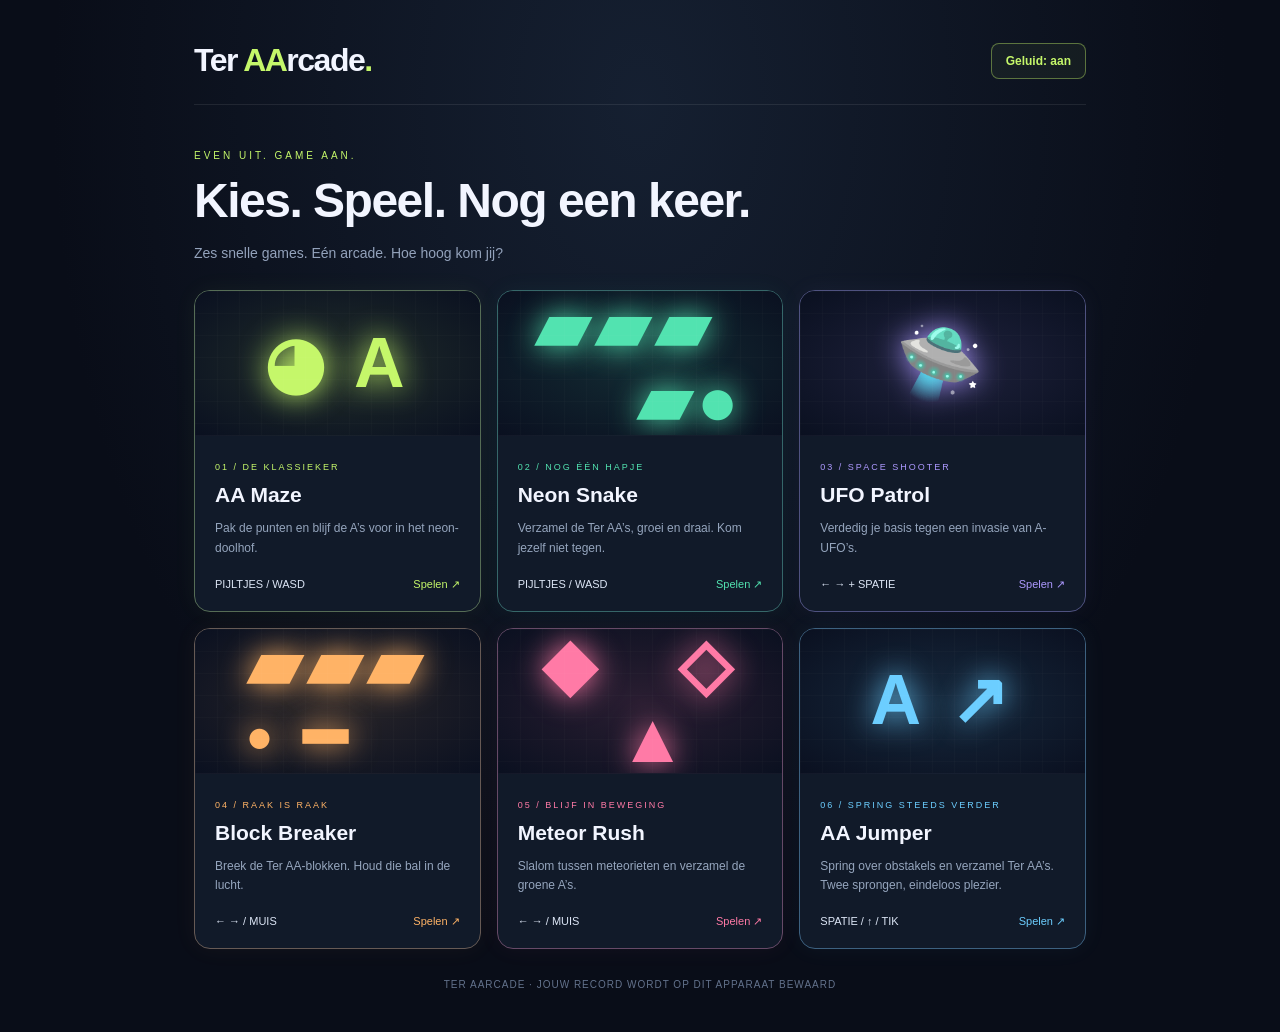
<file: Ter-AArcade/index.html>
<!doctype html><html lang="nl"><meta charset="utf-8"><meta name="viewport" content="width=device-width,initial-scale=1"><meta name="theme-color" content="#090d18"><title>Ter AArcade — Kies. Speel. Nog een keer.</title><style>*{box-sizing:border-box}body{margin:0;background:#090d18;color:#f2f5ff;font-family:Arial,sans-serif;min-height:100vh;background-image:radial-gradient(ellipse at 50% 10%,#20304788,transparent 65%)}main{max-width:940px;margin:auto;padding:42px 24px}header{display:flex;align-items:center;justify-content:space-between;padding-bottom:25px;border-bottom:1px solid #ffffff15}.logo{font-size:32px;font-weight:900;letter-spacing:-1.5px}.logo span{color:#c5f76a}.tag{color:#9ba9c1;font-size:10px;letter-spacing:2px}.intro{margin:40px 0 26px}.intro small{color:#c5f76a;letter-spacing:3px;font-size:10px}h1{font-size:clamp(32px,5vw,48px);letter-spacing:-1.5px;margin:10px 0}.intro p{color:#93a2bb;font-size:14px;line-height:1.6}.grid{display:grid;grid-template-columns:repeat(3,1fr);gap:16px}.game{grid-column:span 1;text-decoration:none;color:inherit;border:1px solid color-mix(in srgb,var(--c) 28%,#2b374e);box-shadow:0 0 24px color-mix(in srgb,var(--c) 5%,transparent);background:#111a29;border-radius:16px;overflow:hidden;transition:transform .2s,border-color .2s}.game:hover{transform:translateY(-5px);border-color:var(--c)}.game:first-child,.game:nth-child(2){grid-column:span 1}.art{height:145px;position:relative;display:grid;place-items:center;overflow:hidden;background:radial-gradient(ellipse at center,color-mix(in srgb,var(--c) 13%,#0a1020),#0a1020);border-bottom:1px solid #ffffff09}.art:after{content:'';position:absolute;inset:0;background-image:linear-gradient(#ffffff04 1px,transparent 1px),linear-gradient(90deg,#ffffff04 1px,transparent 1px);background-size:22px 22px}.symbol{font-size:70px;font-weight:900;color:var(--c);text-shadow:0 0 30px var(--c);letter-spacing:6px;line-height:1.05}.info{padding:20px}.info small{color:var(--c);font-size:9px;letter-spacing:2px}h2{font-size:21px;margin:9px 0}.info p{font-size:12px;color:#95a5bd;line-height:1.6;min-height:36px}.play{display:flex;justify-content:space-between;font-size:11px;margin-top:20px;color:#dce5f5}.play span{color:var(--c)}footer{text-align:center;margin-top:30px;color:#63728c;font-size:10px;letter-spacing:1px}@media(max-width:620px){main{padding:24px 16px}.grid{grid-template-columns:1fr 1fr;gap:12px}.game,.game:first-child,.game:nth-child(2){grid-column:span 1}.game:last-child{grid-column:span 1}.info{padding:14px}.info p{min-height:58px}.art{height:110px}.symbol{font-size:48px}.tag{display:none}.intro{margin-top:28px}h2{font-size:18px}}@media(prefers-reduced-motion:reduce){.game{transition:none}}.sound-toggle{border:1px solid #c5f76a66;background:#c5f76a0c;color:#c5f76a;padding:10px 14px;border-radius:8px;font:600 12px Arial;cursor:pointer}.sound-toggle[aria-pressed="false"]{color:#9ba9c1;border-color:#344057}@media(max-width:620px){main{padding:14px 12px}.logo{font-size:25px}header{padding-bottom:13px}.sound-toggle{padding:8px 10px;font-size:11px}.intro{margin:17px 0 15px}.intro small{font-size:8px;letter-spacing:2px}h1{font-size:27px;margin:7px 0}.intro p{font-size:11px;margin:6px 0}.grid{gap:9px}.art{height:65px}.symbol{font-size:32px;letter-spacing:3px}.info{padding:10px}.info small{font-size:7px;letter-spacing:1px}h2{font-size:15px;margin:6px 0}.info p{font-size:10px;line-height:1.35;min-height:27px;margin:6px 0}.play{font-size:8px;margin-top:10px}footer{margin-top:15px;font-size:8px;line-height:1.5}.game{border-radius:11px}}@media(max-width:380px){.intro p{margin:4px 0}.art{height:50px}.info p{font-size:9px}.info{padding:8px}.play{font-size:7px}.intro{margin:12px 0}.info small{font-size:6px}}
@media(max-width:620px){main{padding:10px}.intro{margin:12px 0}.intro small,.info p,.play{display:none}h1{font-size:23px;margin:5px 0}.intro p{font-size:10px}.art{height:clamp(40px,9dvh,70px)}.symbol{font-size:29px}.info{padding:9px}.info small{font-size:6px;letter-spacing:.7px}h2{font-size:14px;margin:5px 0 0}.grid{gap:8px}.game{min-width:0}footer{font-size:7px;margin-top:10px}.sound-toggle{min-height:36px}}@media(max-height:450px) and (min-width:621px){main{padding:12px 20px}header{padding-bottom:10px}.intro{margin:12px 0}h1{font-size:26px;margin:5px 0}.intro p,.info p,.play{display:none}.art{height:55px}.symbol{font-size:35px}.info{padding:8px}h2{font-size:15px;margin:4px 0}.grid{gap:8px}footer{margin-top:10px}}
@media(max-height:450px) and (min-width:621px){.intro small,.info small,footer{display:none}.intro{margin:8px 0}.art{height:48px}header{padding-bottom:7px}}</style><main><header><div class="logo">Ter <span>AA</span>rcade<span>.</span></div><button class="sound-toggle" data-arcade-sound>Geluid: aan</button></header><section class="intro"><small>EVEN UIT. GAME AAN.</small><h1>Kies. Speel. Nog een keer.</h1><p>Zes snelle games. Eén arcade. Hoe hoog kom jij?</p></section><section class="grid" aria-label="Kies een spel"><a class="game" href="maze.html" style="--c:#c5f76a"><div class="art"><div class="symbol">◕ A</div></div><div class="info"><small>01 / DE KLASSIEKER</small><h2>AA Maze</h2><p>Pak de punten en blijf de A’s voor in het neon-doolhof.</p><div class="play">PIJLTJES / WASD <span>Spelen ↗</span></div></div></a><a class="game" href="play.html?game=snake" style="--c:#52e3b0"><div class="art"><div class="symbol">▰▰▰<br>　 ▰●</div></div><div class="info"><small>02 / NOG ÉÉN HAPJE</small><h2>Neon Snake</h2><p>Verzamel de Ter AA’s, groei en draai. Kom jezelf niet tegen.</p><div class="play">PIJLTJES / WASD <span>Spelen ↗</span></div></div></a><a class="game" href="play.html?game=ufo" style="--c:#ad99ff"><div class="art"><div class="symbol">🛸</div></div><div class="info"><small>03 / SPACE SHOOTER</small><h2>UFO Patrol</h2><p>Verdedig je basis tegen een invasie van A-UFO’s.</p><div class="play">← → + SPATIE <span>Spelen ↗</span></div></div></a><a class="game" href="play.html?game=breaker" style="--c:#ffb366"><div class="art"><div class="symbol">▰▰▰<br> • ━</div></div><div class="info"><small>04 / RAAK IS RAAK</small><h2>Block Breaker</h2><p>Breek de Ter AA-blokken. Houd die bal in de lucht.</p><div class="play">← → / MUIS <span>Spelen ↗</span></div></div></a><a class="game" href="play.html?game=dodge" style="--c:#ff7aa6"><div class="art"><div class="symbol">◆　◇<br>　▲</div></div><div class="info"><small>05 / BLIJF IN BEWEGING</small><h2>Meteor Rush</h2><p>Slalom tussen meteorieten en verzamel de groene A’s.</p><div class="play">← → / MUIS <span>Spelen ↗</span></div></div></a><a class="game" href="play.html?game=jumper" style="--c:#6cceff"><div class="art"><div class="symbol">A ↗</div></div><div class="info"><small>06 / SPRING STEEDS VERDER</small><h2>AA Jumper</h2><p>Spring over obstakels en verzamel Ter AA’s. Twee sprongen, eindeloos plezier.</p><div class="play">SPATIE / ↑ / TIK <span>Spelen ↗</span></div></div></a></section><footer>TER AARCADE · JOUW RECORD WORDT OP DIT APPARAAT BEWAARD</footer></main><script src="audio.js"></script></html>
</file>
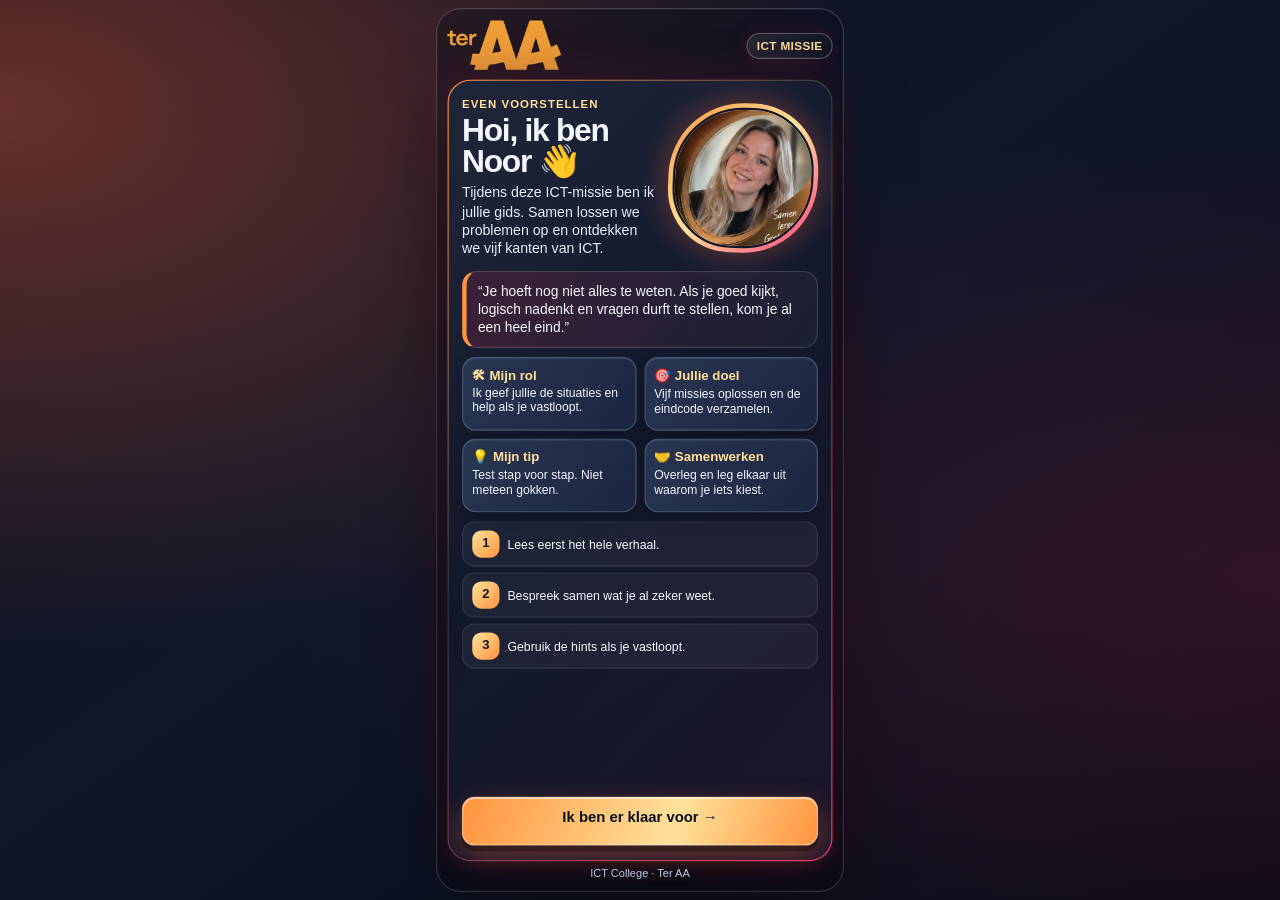
<file: workshop/index.html>
<!doctype html>
<html lang="nl">
<head>
<meta charset="utf-8">
<meta name="viewport" content="width=device-width,initial-scale=1,viewport-fit=cover">
<title>Maak kennis met Noor | ICT Missie</title>
<style>
*{box-sizing:border-box}
html,body{height:100%;margin:0}
html{font-size:16px;-webkit-text-size-adjust:100%;text-size-adjust:100%}
body{
  display:grid;
  place-items:center;
  min-height:100svh;
  font-family:Arial,Helvetica,sans-serif;
  color:#f5f7ff;
  background:
    radial-gradient(ellipse at 0% 12%,#ff693e60,transparent 49%),
    radial-gradient(ellipse at 100% 64%,#9c234542,transparent 55%),
    linear-gradient(145deg,#090c1d,#101729 45%,#090a17);
}
.shell{
  width:min(100vw,45svh,480px);
  height:auto;
  aspect-ratio:9 / 20;
  min-height:0;
  max-height:none;
  margin:0;
  padding:10px 9px;
  overflow:hidden;
  display:flex;
  flex-direction:column;
  border:1px solid #ffffff30;
  border-radius:22px;
  background:#080e1b55;
}
.top{
  flex:0 0 auto;
  display:flex;
  align-items:center;
  justify-content:space-between;
  gap:8px;
  margin-bottom:7px;
}
.logo img{
  display:block;
  width:102px;
  max-width:34vw;
  height:auto;
}
.step{
  font-size:.65rem;
  font-weight:900;
  letter-spacing:.03em;
  padding:5px 8px;
  border-radius:100px;
  background:linear-gradient(125deg,#ffffff15,#ffffff05);
  border:1px solid #ffffff45;
  color:#ffe19a;
  box-shadow:0 0 18px #9c234542;
}
.card{
  flex:1 1 0;
  min-height:0;
  overflow:hidden;
  color:#f5f7ff;
  border:1px solid transparent;
  background:
    linear-gradient(140deg,#182139f5,#11182bf5 50%,#111425f5) padding-box,
    linear-gradient(130deg,#ff943f,#ffffff25 42%,#ff397c) border-box;
  box-shadow:0 24px 65px #0008,0 0 42px #9c234542;
  border-radius:21px;
  padding:13px 12px;
  display:flex;
  flex-direction:column;
}
.hero{
  display:grid;
  grid-template-columns:1fr 42%;
  gap:11px;
  align-items:center;
  padding:2px 0 9px;
}
.eyebrow{
  font-size:.63rem;
  font-weight:900;
  letter-spacing:.09em;
  text-transform:uppercase;
  color:#ffe19a;
}
h1{
  margin:4px 0 5px;
  font-size:1.75rem;
  line-height:1;
  letter-spacing:-.04em;
}
.lead{
  margin:0;
  font-size:.78rem;
  line-height:1.32;
  color:#e7edf9;
}
.photo-wrap{
  position:relative;
  aspect-ratio:1;
  border-radius:50% 44% 50% 42%;
  padding:4px;
  background:linear-gradient(135deg,#ff943f,#ffe19a,#ff397c);
  box-shadow:0 0 28px #ff693e60;
  transform:rotate(2deg);
}
.photo{
  width:100%;
  height:100%;
  object-fit:cover;
  object-position:52% 45%;
  border-radius:inherit;
  display:block;
  border:2px solid #101729;
}
.quote{
  margin:2px 0 8px;
  padding:9px 10px;
  border-radius:13px;
  background:linear-gradient(115deg,#9c234542,#ffffff08);
  border:1px solid #ffffff25;
  border-left:4px solid #ff943f;
  font-size:.76rem;
  line-height:1.32;
}
.grid{
  display:grid;
  grid-template-columns:1fr 1fr;
  gap:7px;
  margin-bottom:8px;
}
.box{
  min-height:65px;
  padding:8px;
  border-radius:12px;
  background:linear-gradient(125deg,#293652,#1b2540);
  border:1px solid #7a91b36b;
  box-shadow:0 5px 12px #0003,inset 0 1px 0 #ffffff13;
}
.box strong{
  display:block;
  font-size:.73rem;
  color:#ffe19a;
  margin-bottom:3px;
}
.box span{
  display:block;
  font-size:.67rem;
  line-height:1.22;
  color:#f2f5ff;
}
.tips{
  display:grid;
  gap:5px;
  margin-bottom:8px;
}
.tip{
  display:flex;
  gap:7px;
  align-items:center;
  padding:7px 8px;
  border-radius:11px;
  background:#ffffff0c;
  border:1px solid #ffffff18;
  font-size:.68rem;
  line-height:1.2;
}
.tip b{
  display:grid;
  place-items:center;
  flex:0 0 24px;
  height:24px;
  border-radius:8px;
  background:linear-gradient(135deg,#ffe19a,#ff943f);
  color:#101728;
  font-size:.72rem;
}
.primary{
  margin-top:auto;
  display:block;
  width:100%;
  min-height:43px;
  padding:9px 10px;
  border-radius:11px;
  text-align:center;
  text-decoration:none;
  color:#08101c;
  background:linear-gradient(110deg,#ff943f,#ffe19a 60%,#ff943f);
  border:1px solid #ffffff75;
  box-shadow:0 5px 0 #0005,0 9px 24px #ff693e60,inset 0 1px 0 #fff9;
  font-size:.82rem;
  font-weight:900;
}
.footer{
  flex:0 0 auto;
  margin-top:5px;
  text-align:center;
  font-size:.61rem;
  color:#bbc8e3;
}

/* Schaal de volledige introductie mee met het zichtbare telefoonscherm. */
html,body{width:100%;height:100%;overflow:hidden}
body{display:block;min-height:0}
.shell{position:fixed;left:0;top:0;width:360px;height:auto;min-height:780px;
  aspect-ratio:auto;max-height:none;overflow:visible;transform-origin:top left}
.card{flex:1 0 auto;overflow:visible}
</style>
</head>
<body>
<main class="shell">
  <div class="top">
    <a class="logo" href="index.html">
      <img src="ter-aa-logo.png" alt="Ter AA">
    </a>
    <div class="step">ICT MISSIE</div>
  </div>

  <section class="card">
    <div class="hero">
      <div>
        <div class="eyebrow">Even voorstellen</div>
        <h1>Hoi, ik ben Noor 👋</h1>
        <p class="lead">Tijdens deze ICT-missie ben ik jullie gids. Samen lossen we problemen op en ontdekken we vijf kanten van ICT.</p>
      </div>

      <div class="photo-wrap">
        <img class="photo" src="[data-uri]" alt="Portret van Noor">
      </div>
    </div>

    <div class="quote">
      “Je hoeft nog niet alles te weten. Als je goed kijkt, logisch nadenkt en vragen durft te stellen, kom je al een heel eind.”
    </div>

    <div class="grid">
      <div class="box">
        <strong>🛠 Mijn rol</strong>
        <span>Ik geef jullie de situaties en help als je vastloopt.</span>
      </div>
      <div class="box">
        <strong>🎯 Jullie doel</strong>
        <span>Vijf missies oplossen en de eindcode verzamelen.</span>
      </div>
      <div class="box">
        <strong>💡 Mijn tip</strong>
        <span>Test stap voor stap. Niet meteen gokken.</span>
      </div>
      <div class="box">
        <strong>🤝 Samenwerken</strong>
        <span>Overleg en leg elkaar uit waarom je iets kiest.</span>
      </div>
    </div>

    <div class="tips">
      <div class="tip"><b>1</b><span>Lees eerst het hele verhaal.</span></div>
      <div class="tip"><b>2</b><span>Bespreek samen wat je al zeker weet.</span></div>
      <div class="tip"><b>3</b><span>Gebruik de hints als je vastloopt.</span></div>
    </div>

    <a class="primary" href="00-menu.html">Ik ben er klaar voor →</a>
  </section>

  <div class="footer">ICT College · Ter AA</div>
</main>
<script>
(() => {
  const page = document.querySelector('.shell');
  let frame;
  function fitPage() {
    cancelAnimationFrame(frame);
    frame = requestAnimationFrame(() => {
      const view = window.visualViewport;
      const width = view ? view.width : document.documentElement.clientWidth;
      const height = view ? view.height : document.documentElement.clientHeight;
      const inset = 8;
      const naturalWidth = page.offsetWidth;
      const naturalHeight = Math.max(page.offsetHeight, page.scrollHeight);
      const scale = Math.min((width - inset * 2) / naturalWidth,
                             (height - inset * 2) / naturalHeight, 1.35);
      page.style.transform = `scale(${Math.max(0.1, scale)})`;
      page.style.left = `${(view ? view.offsetLeft : 0) + (width - naturalWidth * scale) / 2}px`;
      page.style.top = `${(view ? view.offsetTop : 0) + (height - naturalHeight * scale) / 2}px`;
    });
  }
  window.addEventListener('resize', fitPage);
  window.addEventListener('pageshow', fitPage);
  window.addEventListener('load', fitPage);
  if (window.visualViewport) {
    visualViewport.addEventListener('resize', fitPage);
    visualViewport.addEventListener('scroll', fitPage);
  }
  new ResizeObserver(fitPage).observe(page);
  if (document.fonts) document.fonts.ready.then(fitPage);
  fitPage();
})();
</script>
</body>
</html>
</file>
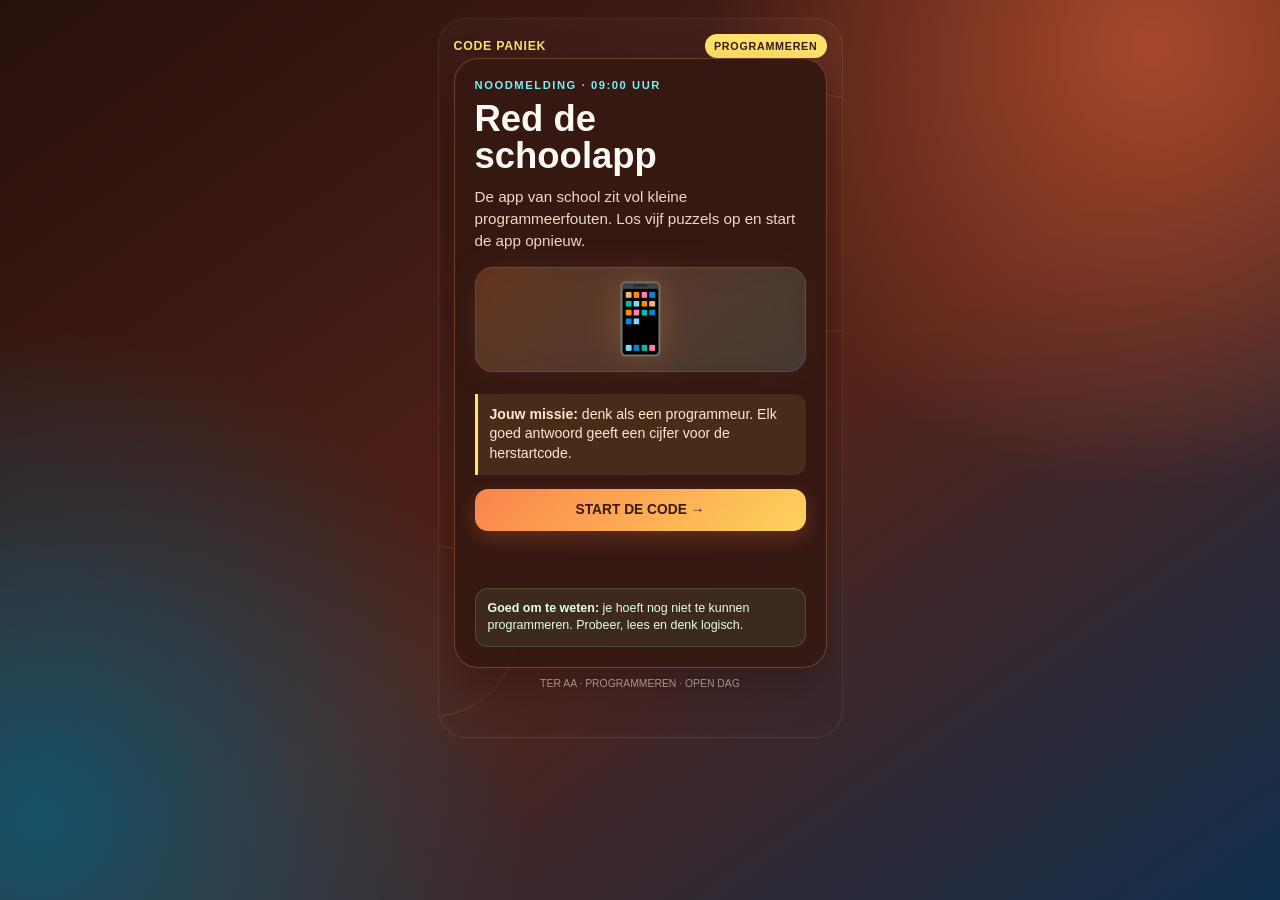
<file: escape-rooms/Code paniek'/index.html>
<!doctype html><html lang="nl"><head><meta charset="utf-8"><meta name="viewport" content="width=device-width,initial-scale=1"><title>Code Paniek – Programmeren</title><link rel="stylesheet" href="code-paniek.css"></head><body data-page="intro"><script src="code-paniek.js"></script></body></html>
</file>
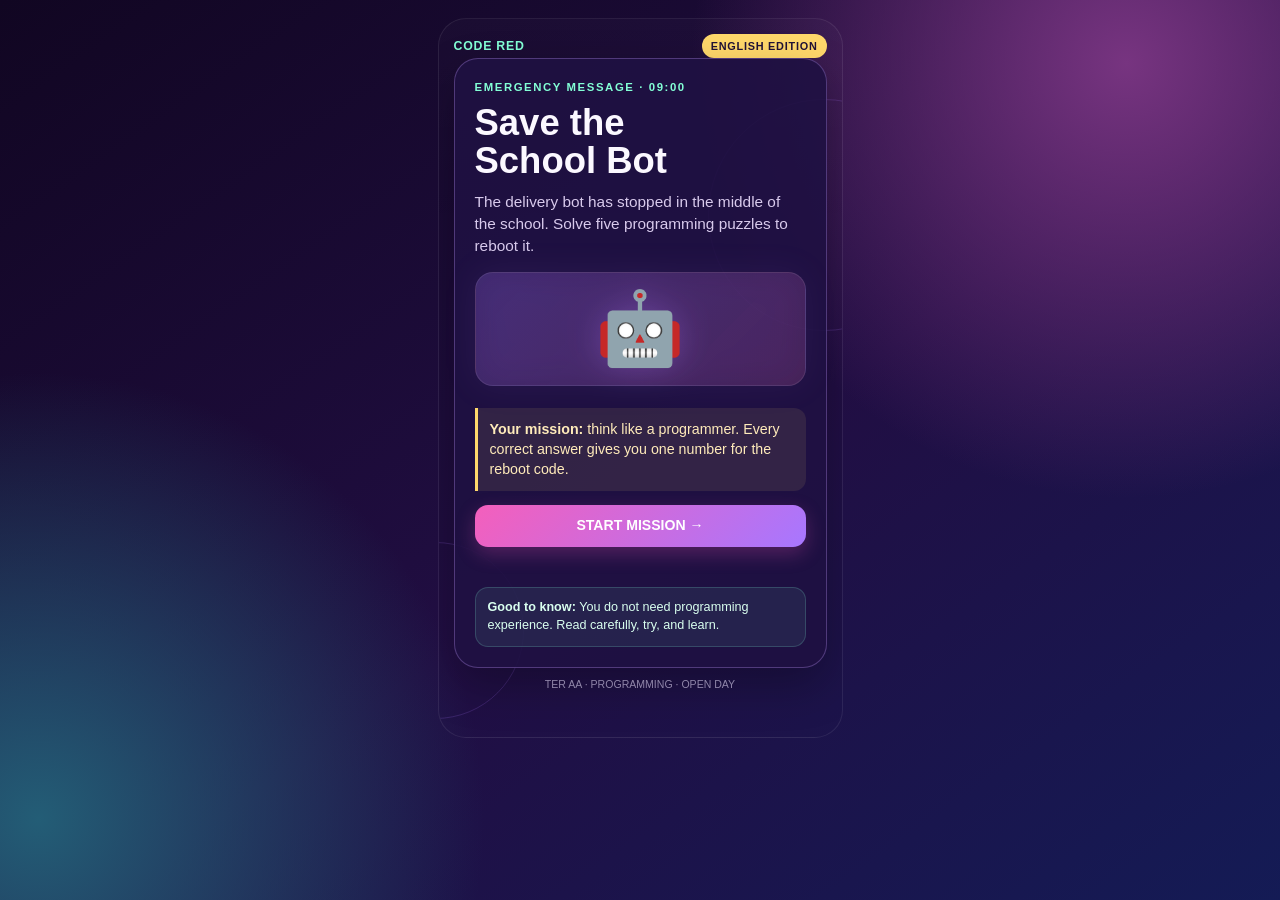
<file: escape-rooms/code red/index.html>
<!doctype html><html lang="en"><head><meta charset="utf-8"><meta name="viewport" content="width=device-width,initial-scale=1"><title>Code Red: Save the School Bot</title><link rel="stylesheet" href="code-red.css"></head><body data-page="intro"><script src="code-red.js"></script></body></html>
</file>
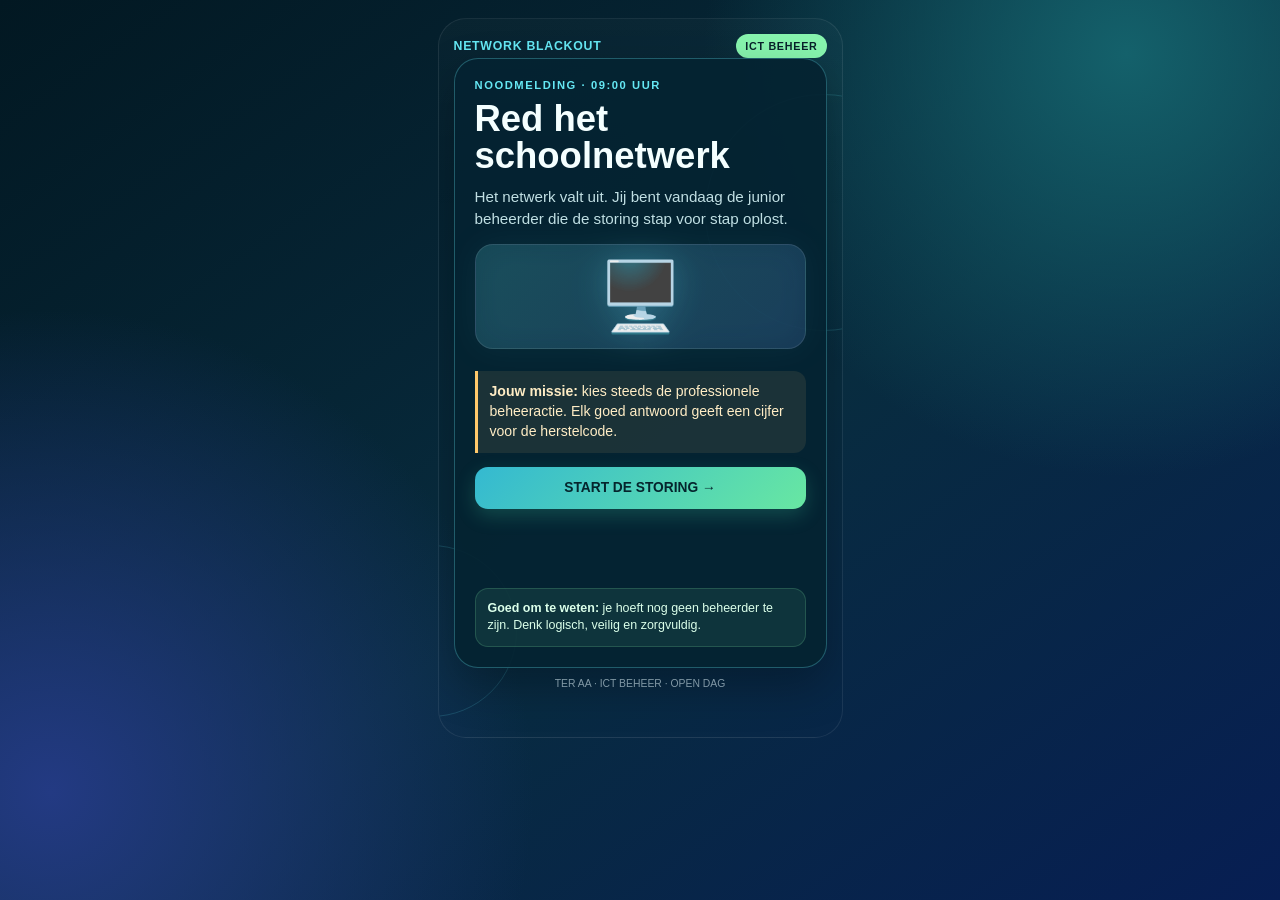
<file: escape-rooms/network blackout/index.html>
<!doctype html><html lang="nl"><head><meta charset="utf-8"><meta name="viewport" content="width=device-width,initial-scale=1"><title>Network Blackout – ICT Beheer</title><link rel="stylesheet" href="network-blackout.css"></head><body data-page="intro"><script src="network-blackout.js"></script></body></html>
</file>
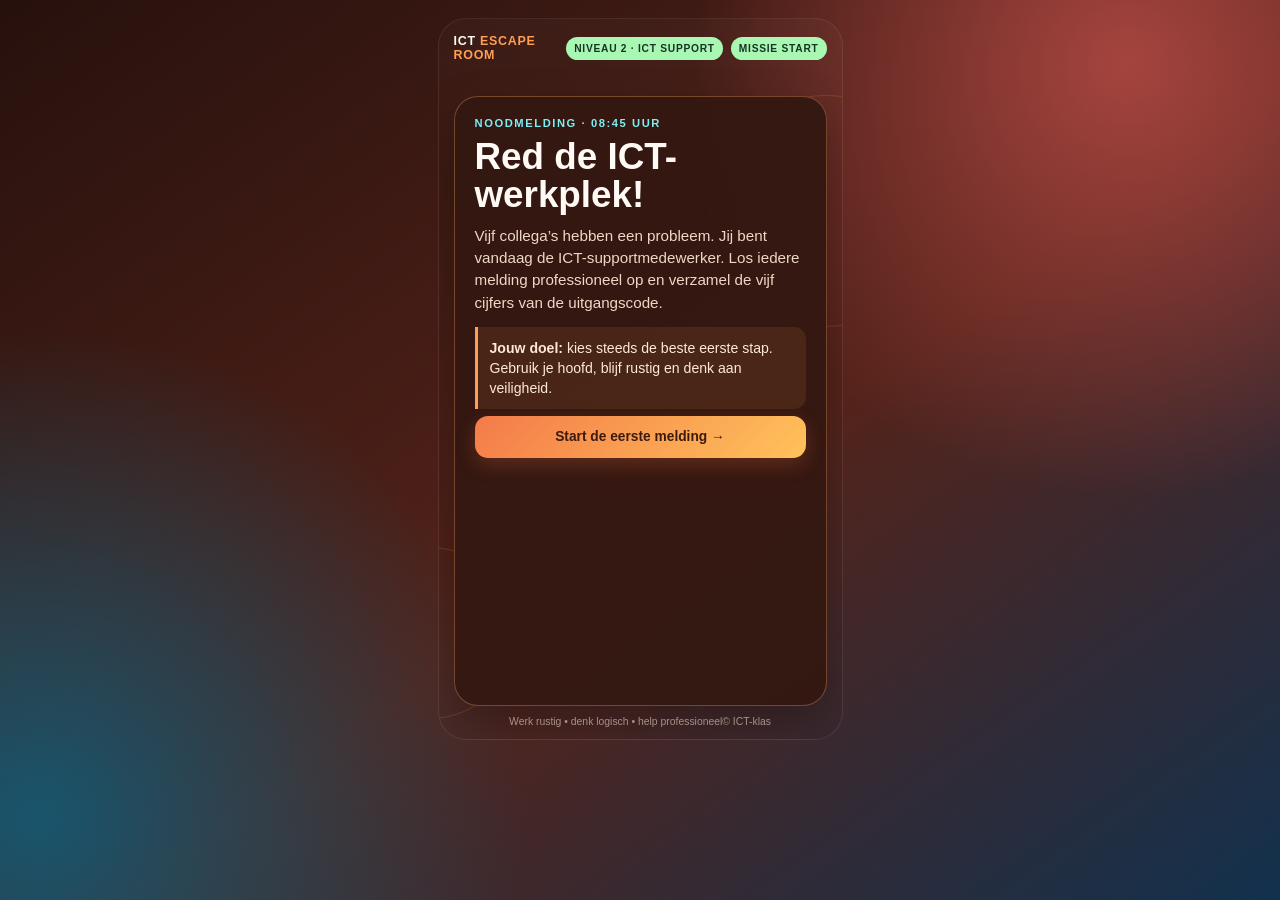
<file: escape-rooms/red de ict werkplek/index.html>
<!doctype html><html lang="nl"><head><meta charset="utf-8"><meta name="viewport" content="width=device-width,initial-scale=1"><title>ICT Escape Room</title><link rel="stylesheet" href="escape-room.css"></head><body data-page="intro"><script src="escape-room.js"></script></body></html>
</file>
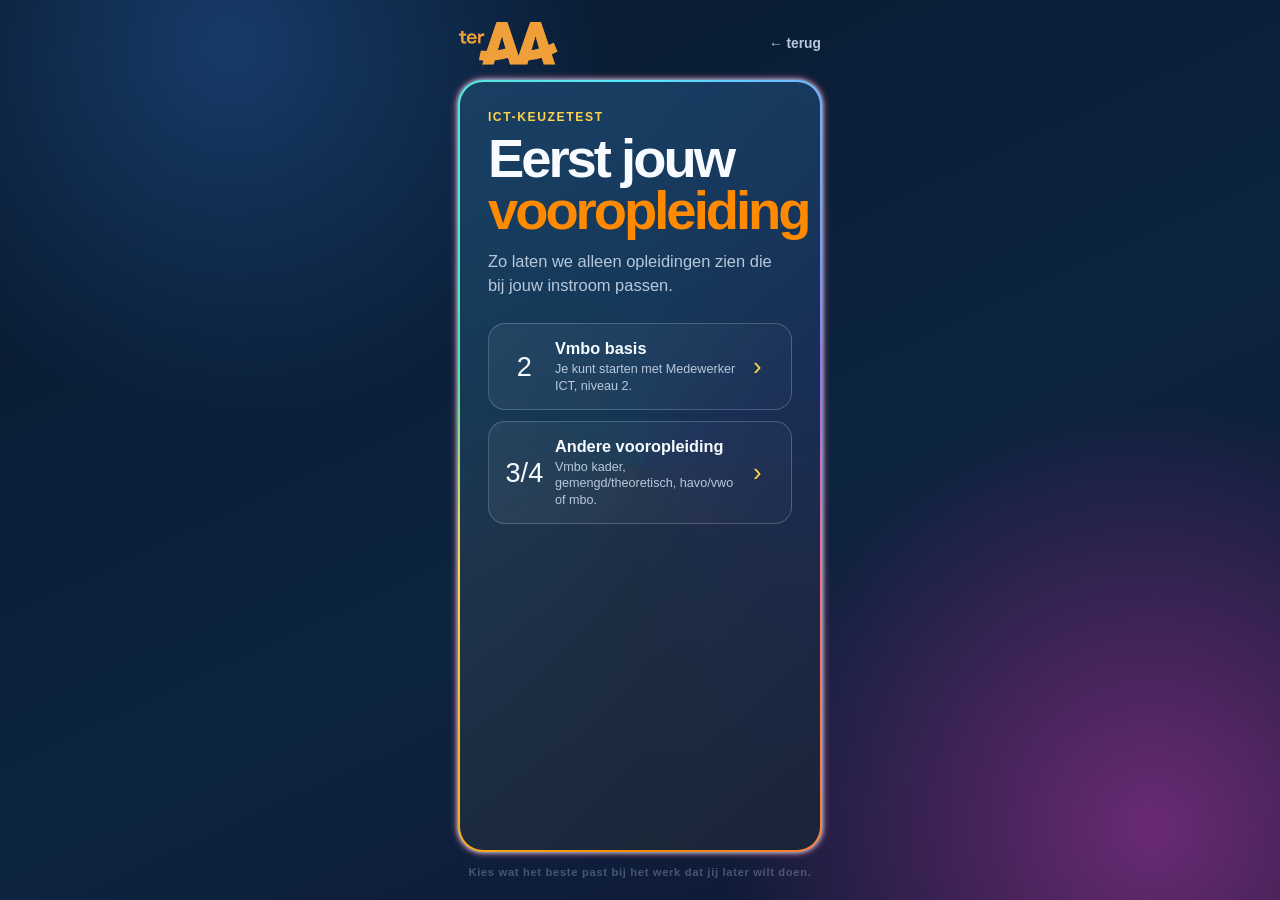
<file: ict-keuzetest/keuzetest.html>
<!doctype html><html lang="nl"><head><meta charset="utf-8"><meta name="viewport" content="width=device-width,initial-scale=1"><title>ICT-keuzetest | Ter AA</title><link rel="stylesheet" href="style.css"></head><body><main class="shell"><header class="top"><a class="logo" href="https://www.ter-aa.nl/" target="_blank" rel="noopener"><img src="ter-aa-logo.png" alt="ter AA"></a><a class="back" href="index.html">← terug</a></header><section class="card grow" id="app"></section><footer class="footer">Kies wat het beste past bij het werk dat jij later wilt doen.</footer></main><script src="studies.js"></script><script>
const allowed=STUDIES.filter(s=>s.level>2&&!s.id.endsWith('-en'));let scores={},step=0;
const Q=[
 ['Een collega kan niet meer inloggen. Wat lijkt jou het leukste werk?',['Rustig luisteren en stap voor stap helpen','Uitzoeken welke instellingen of systemen fout staan','Een slimmer inlogprogramma ontwerpen'],[['support'],['system','cyber'],['software']]],
 ['Bij een bedrijf worden vijftig laptops geleverd. Jij wilt vooral…',['de laptops installeren en aan gebruikers uitleggen','accounts, rechten en de verbinding regelen','een app bouwen die de uitgifte bijhoudt'],[['support'],['system','network'],['fullstack']]],
 ['De wifi in een groot gebouw valt uit. Jij…',['helpt medewerkers tijdelijk weer op weg','zoekt in switches, kabels en instellingen naar de fout','maakt een handig storingsdashboard'],[['support'],['network'],['fullstack','software']]],
 ['Een bedrijf krijgt een verdachte e-mail. Jij…',['legt collega’s uit waar ze op moeten letten','onderzoekt de afzender en helpt een aanval voorkomen','bedenkt software die verdachte berichten sneller herkent'],[['support'],['cyber'],['software']]],
 ['Wat zie jij het liefst aan het eind van je werkdag?',['Een collega die weer verder kan','Een netwerk dat veilig en stabiel draait','Een werkend programma dat jij hebt gemaakt'],[['support'],['system','network'],['software']]],
 ['Een organisatie wil bestanden naar de cloud verplaatsen. Jij…',['helpt mensen met de nieuwe manier van werken','richt de cloudomgeving veilig en netjes in','bouwt een webpagina voor de aanvraag'],[['support'],['cloud'],['fullstack']]],
 ['Een klant vraagt om een nieuwe website. Jij bent het liefst degene die…',['uitlegt hoe de klant de website gebruikt','zorgt dat de website veilig online kan','de pagina’s, database en functies bouwt'],[['support'],['system'],['fullstack']]],
 ['Wat spreekt jou bij games het meeste aan?',['Andere spelers helpen als iets niet werkt','zorgen dat online spelen goed en veilig blijft gaan','levels, bewegingen en spelregels programmeren'],[['support'],['network','cyber'],['game']]],
 ['Een app heeft een fout. Wat doe je het liefst?',['De gebruiker helpen met een tijdelijke oplossing','controleren of de fout door de omgeving of het account komt','de code stap voor stap testen en verbeteren'],[['support'],['system'],['software']]],
 ['Een bedrijf opent een nieuwe vestiging. Jij wilt…',['alle werkplekken klaarmaken','het netwerk ontwerpen en beveiligen','een app maken voor de nieuwe medewerkers'],[['support'],['network'],['fullstack']]],
 ['Een hacker probeert binnen te komen. Jij wilt vooral…',['collega’s waarschuwen en begeleiden','de aanval onderzoeken en stoppen','een tool bouwen die vreemde patronen herkent'],[['support'],['cyber'],['software']]],
 ['Wat zou jij het liefst op stage doen?',['Meedraaien op een servicedesk','Meehelpen met netwerk, cloud of cybersecurity','Meebouwen aan websites, apps of programma’s'],[['support'],['system','network','cloud','cyber'],['software','fullstack','game']]]
];
const app=document.querySelector('#app');
function edu(){app.innerHTML=`<div class="eyebrow">ICT-keuzetest</div><h1>Eerst jouw <em>vooropleiding</em></h1><p class="intro">Zo laten we alleen opleidingen zien die bij jouw instroom passen.</p><div class="choices"><button class="choice" data-e="basis"><span class="icon">2</span><span><strong>Vmbo basis</strong><small>Je kunt starten met Medewerker ICT, niveau 2.</small></span><span class="arrow">›</span></button><button class="choice" data-e="other"><span class="icon">3/4</span><span><strong>Andere vooropleiding</strong><small>Vmbo kader, gemengd/theoretisch, havo/vwo of mbo.</small></span><span class="arrow">›</span></button></div>`;app.querySelectorAll('[data-e]').forEach(b=>b.onclick=()=>b.dataset.e==='basis'?base():start())}
function base(){let s=STUDIES[0];app.innerHTML=`<div class="eyebrow">Jouw route</div><h1>Medewerker <em>ICT</em></h1><p class="result-intro">Met vmbo basis is dit in deze keuzehulp de passende ICT-opleiding op niveau 2.</p><article class="notice"><strong>Wat ga je later doen?</strong>${s.summary}</article><a class="external" href="${s.url}" target="_blank" rel="noopener">Bekijk Medewerker ICT op ter-aa.nl ↗</a><a class="secondary" href="index.html">Terug naar het begin</a>`}
function start(){scores={};allowed.forEach(s=>scores[s.id]=0);step=0;render()}
function render(){let q=Q[step],pct=step/Q.length*100;app.innerHTML=`<div class="eyebrow">Werken in de ICT</div><div class="progressline"><span style="width:${pct}%"></span></div><div class="counter">Vraag ${step+1} van ${Q.length}</div><div class="question">${q[0]}</div><p class="hint">Kies wat jij het liefst zou doen.</p><div class="test-options">${q[1].map((a,i)=>`<button data-i="${i}">${a}</button>`).join('')}</div>`;app.querySelectorAll('[data-i]').forEach(b=>b.onclick=()=>{q[2][b.dataset.i].forEach(id=>scores[id]++);step++;step<Q.length?render():results()})}
function results(){let top=allowed.slice().sort((a,b)=>scores[b.id]-scores[a.id]||a.name.localeCompare(b.name)).slice(0,2);app.innerHTML=`<div class="eyebrow">Jouw ICT-match</div><h1>Jouw <em>top 2</em></h1><p class="result-intro">Dit zijn de twee opleidingen die het beste aansluiten bij de werkzaamheden die jij hebt gekozen.</p><div class="results">${top.map((s,i)=>{let keuze=i===0?'1e keus':'2e keus';return `<article class="result"><span class="rank">${keuze}</span><div class="level">Niveau ${s.level}</div><h2>${s.name}</h2><p>${s.summary}</p><a href="${s.url}" target="_blank" rel="noopener">Bekijk op ter-aa.nl ↗</a></article>`}).join('')}</div><a class="secondary" href="keuzetest.html">Doe de test opnieuw</a>`}
edu();
</script></body></html>
</file>
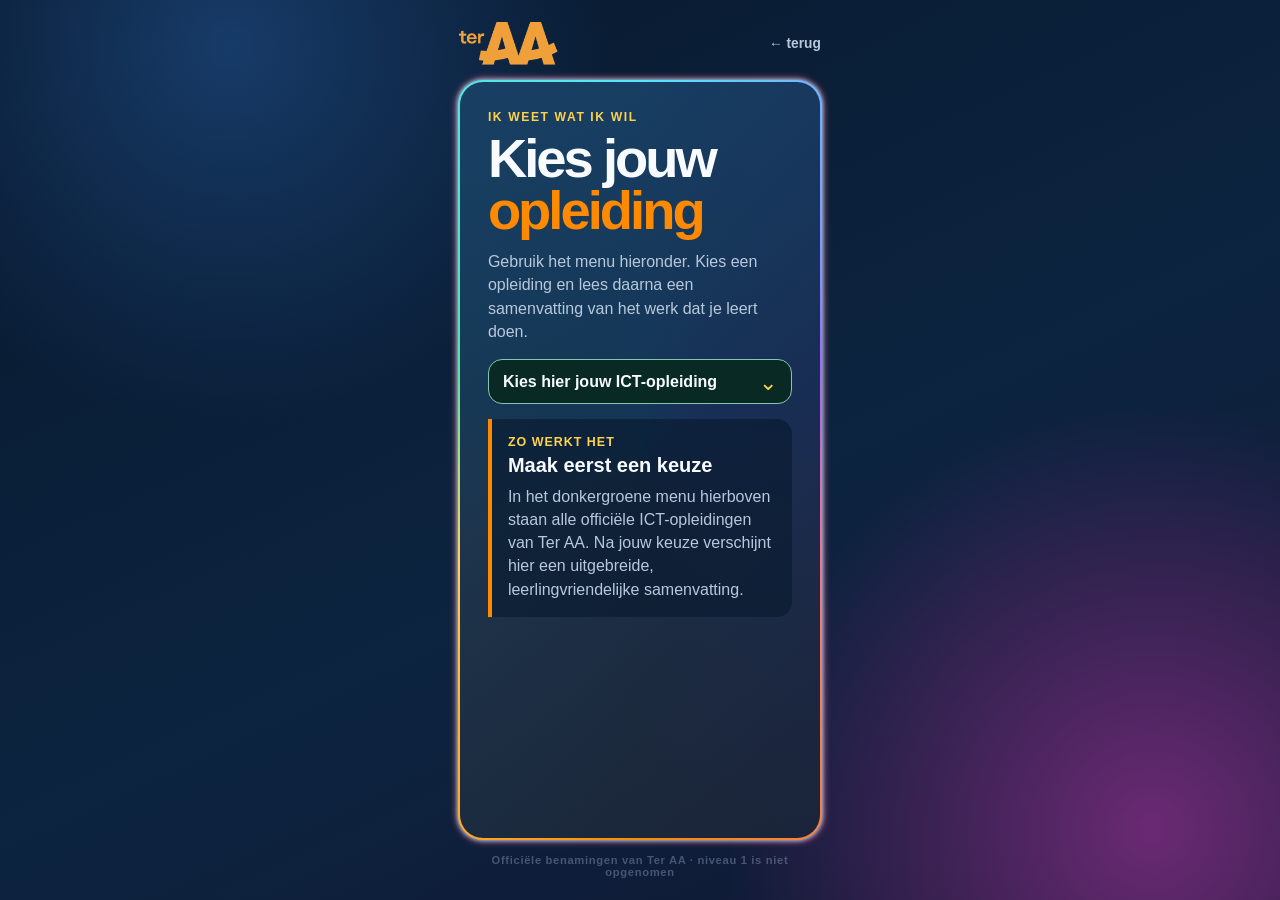
<file: ict-keuzetest/opleidingen.html>
<!doctype html><html lang="nl"><head><meta charset="utf-8"><meta name="viewport" content="width=device-width,initial-scale=1"><title>ICT-opleidingen | Ter AA</title><link rel="stylesheet" href="style.css"></head><body><main class="shell"><header class="top"><a class="logo" href="https://www.ter-aa.nl/" target="_blank" rel="noopener"><img src="ter-aa-logo.png" alt="ter AA"></a><a class="back" href="index.html">← terug</a></header><section class="card grow"><div class="eyebrow">Ik weet wat ik wil</div><h1>Kies jouw <em>opleiding</em></h1><p>Gebruik het menu hieronder. Kies een opleiding en lees daarna een samenvatting van het werk dat je leert doen.</p><div class="select-wrap"><select id="studySelect" aria-label="Kies een ICT-opleiding"><option value="" selected disabled>Kies hier jouw ICT-opleiding</option></select></div><article class="study" id="study"><div class="level">Zo werkt het</div><h2>Maak eerst een keuze</h2><p>In het donkergroene menu hierboven staan alle officiële ICT-opleidingen van Ter AA. Na jouw keuze verschijnt hier een uitgebreide, leerlingvriendelijke samenvatting.</p></article></section><footer class="footer">Officiële benamingen van Ter AA · niveau 1 is niet opgenomen</footer></main><script src="studies.js"></script><script>const select=document.querySelector('#studySelect'),box=document.querySelector('#study');STUDIES.forEach((s,i)=>select.add(new Option(`${s.name} — niveau ${s.level}`,i)));select.addEventListener('change',()=>{const s=STUDIES[select.value];box.innerHTML=`<div class="level">Niveau ${s.level} · BOL</div><h2>${s.name}</h2><p>${s.summary}</p><a href="${s.url}" target="_blank" rel="noopener">Bekijk de volledige opleiding op ter-aa.nl ↗</a>`});</script></body></html>
</file>
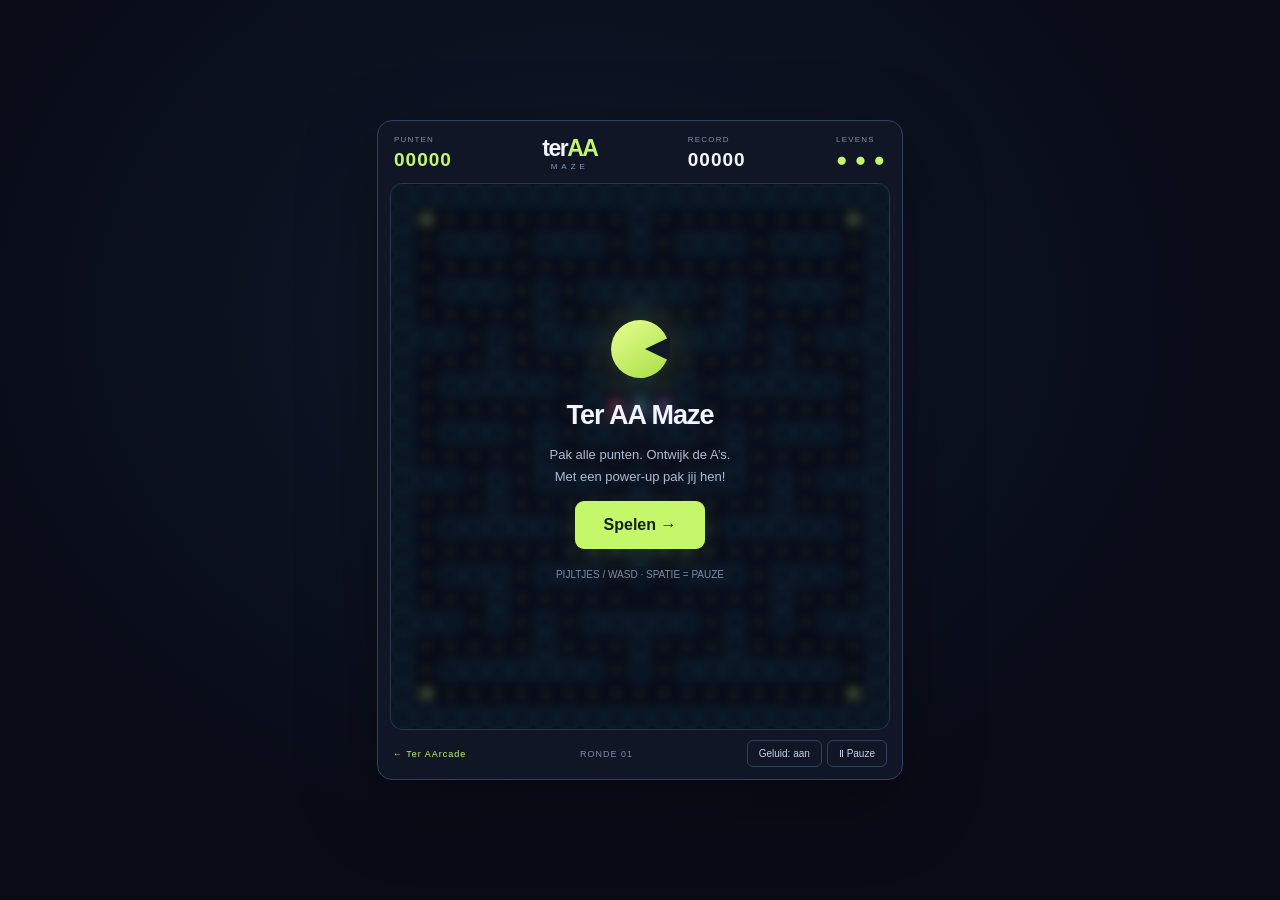
<file: Ter-AArcade/maze.html>
<!DOCTYPE html><html lang="nl"><meta charset="UTF-8"><meta name="viewport" content="width=device-width,initial-scale=1"><meta name="theme-color" content="#090c1b"><title>AA Maze | Ter AArcade</title><style>

*{box-sizing:border-box}body{margin:0;background:#090c17;color:#f3f5ff;font-family:'Space Grotesk',Arial,sans-serif;background-image:radial-gradient(ellipse at 45% 35%,#15233d88,transparent 65%)}button{font:inherit;cursor:pointer}header{max-width:1260px;margin:auto;display:flex;align-items:center;justify-content:space-between;padding:26px 30px;border-bottom:1px solid #ffffff13}.brand{font-size:29px;font-weight:700;letter-spacing:-2px}.brand span{color:#c5f76a}.brand small{font-size:10px;letter-spacing:2px;color:#8993ab;margin-left:20px;vertical-align:middle}.pill{color:#b7c2d9;font-size:11px;letter-spacing:1.8px;border:1px solid #30394b;border-radius:30px;padding:9px 14px}.pill:before{content:'●';color:#c5f76a;margin-right:8px}main{max-width:1170px;margin:36px auto;padding:0 25px}.intro{display:flex;align-items:end;justify-content:space-between;margin-bottom:26px}.eyebrow{font-size:11px;letter-spacing:3px;color:#b8f365}h1{font-size:clamp(32px,4vw,52px);letter-spacing:-2px;margin:7px 0}h1 span{font-weight:400;color:#8891aa}.intro p{color:#949db3;font-size:13px;margin:0 0 7px}.layout{display:grid;grid-template-columns:1fr 265px;gap:24px}.machine{border:1px solid #35415a;border-radius:20px;background:#101626;padding:18px;box-shadow:0 25px 80px #0005}.hud{display:flex;justify-content:space-between;padding:0 12px 16px}.hud label{font-size:9px;letter-spacing:2px;color:#8290a9;display:block;margin-bottom:5px}.hud strong{font-size:23px;letter-spacing:1px}.hud .lime{color:#c5f76a}.screen{position:relative;border-radius:12px;overflow:hidden;background:#070b16;border:1px solid #29354d;aspect-ratio:21/23}canvas{width:100%;height:100%;display:block}.overlay{position:absolute;inset:0;background:#070b16b8;backdrop-filter:blur(5px);display:flex;align-items:center;justify-content:center;text-align:center;padding:20px}.overlay.hidden{display:none}.orb{width:72px;height:72px;background:linear-gradient(145deg,#e7ff90,#a8de48);border-radius:50%;margin:auto;box-shadow:0 0 45px #c5f76644;position:relative}.orb:after{content:'';position:absolute;right:-1px;top:23px;border-right:31px solid #101725;border-top:14px solid transparent;border-bottom:14px solid transparent}.overlay h2{font-size:31px;letter-spacing:-1px;margin:22px 0 8px}.overlay p{font-size:13px;color:#b0bad0;line-height:1.7;max-width:310px}.primary{border:0;background:#c5f76a;color:#162010;padding:15px 29px;border-radius:9px;font-weight:700;box-shadow:0 6px 25px #bbf65922}.primary:hover{background:#dcff9b}.hint{font-size:10px!important;color:#7d8ba4!important;margin-top:17px}.bottom{display:flex;justify-content:space-between;align-items:center;padding:14px 8px 0;color:#7f8ba5;font-size:10px;letter-spacing:1px}.iconbtn{background:transparent;border:1px solid #35405a;color:#c8d2e7;border-radius:6px;padding:7px 11px}.side{display:flex;flex-direction:column;gap:17px}.card{border:1px solid #293348;border-radius:14px;padding:22px;background:#111725}.card h3{font-size:13px;margin:0 0 18px}.level{display:flex;gap:12px;align-items:center;padding:13px 0;border-top:1px solid #ffffff0b;color:#68768d;font-size:12px}.level b{width:29px;height:29px;border:1px solid #35405a;border-radius:8px;display:grid;place-items:center;font-size:11px}.level.active{color:#c5f76a}.level.active b{background:#c5f76a19;border-color:#c5f76a66}.level small{display:block;color:#7c8ba4;margin-top:4px;font-size:10px}.legend{display:flex;gap:12px;align-items:center;font-size:11px;color:#a6b1c7;margin:17px 0}.dot{width:8px;height:8px;background:#b9f375;border-radius:50%;box-shadow:0 0 12px #b9f37566;margin:0 7px}.power{width:22px;height:22px;border:2px solid #b8f16c;border-radius:50%;box-shadow:0 0 12px #b9f37544}.ghost{width:22px;height:23px;background:#ff6b93;border-radius:11px 11px 4px 4px;text-align:center;color:white;font-size:12px}.keys{display:flex;justify-content:center;gap:5px;margin:13px 0}.keys span{border:1px solid #384358;border-bottom-width:3px;padding:7px 10px;border-radius:5px;color:#ced7e9}.card p{font-size:11px;color:#8897af;line-height:1.8}.progress{height:4px;background:#273146;border-radius:10px;margin-top:12px}.progress i{display:block;width:0;background:#c5f76a;height:4px;border-radius:10px}footer{text-align:center;font-size:10px;color:#57647d;margin:25px;letter-spacing:1px}.touch{display:none;grid-template-columns:repeat(3,52px);justify-content:center;gap:5px;margin-top:16px}.touch button{background:#1c2940;color:#e9f2ff;border:1px solid #3c4c69;border-radius:9px;height:42px;touch-action:none}.touch button:first-child{grid-column:2}.touch button:nth-child(2){grid-column:1}@media(max-width:800px){main{margin-top:24px;padding:0 14px}.layout{grid-template-columns:1fr}.side{display:grid;grid-template-columns:1fr 1fr}.side .card:last-child{display:none}.intro{display:block}.intro p{margin-top:8px}.touch{display:grid}header{padding:18px}.brand small{display:none}.machine{padding:12px}.card{padding:16px}}@media(prefers-reduced-motion:reduce){*{scroll-behavior:auto}}

body{min-height:100dvh;display:grid;place-items:center}main{width:min(100%,550px);padding:12px;margin:0 auto}.machine{padding:12px;border-radius:15px;width:100%}.hud{padding:2px 4px 12px;gap:12px;align-items:center}.hud strong{font-size:19px}.hud label{font-size:8px;letter-spacing:1.2px}.gamebrand{font-size:23px;letter-spacing:-1.5px;font-weight:700;white-space:nowrap}.gamebrand span{color:#c5f76a}.gamebrand small{display:block;text-align:center;font-size:8px;letter-spacing:4px;font-weight:500;color:#8a9ab6}.screen{width:100%;max-height:calc(100dvh - 140px);aspect-ratio:21/23;margin:auto}.bottom{padding:10px 3px 0;font-size:9px}.iconbtn{font-size:10px}.overlay h2{font-size:27px}.orb{width:58px;height:58px}.orb:after{top:17px;border-right-width:25px;border-top-width:12px;border-bottom-width:12px}.touch{margin-top:10px}@media(max-width:800px){main{width:min(100%,470px)}.screen{max-height:none}.hud{gap:7px}.hud strong{font-size:17px}.gamebrand{font-size:20px}}@media(min-width:801px) and (max-height:780px){main{width:440px}}
main,.hud{min-width:0}.bottom{flex-wrap:wrap;gap:6px}.bottom>div{display:flex;gap:5px}.bottom button{white-space:nowrap}@media(max-width:800px){main{width:min(100%,470px,calc((100dvh - 210px)*.913 + 48px));padding:8px}.machine{padding:9px}.hud{gap:6px}.hud strong{font-size:15px}.hud label{font-size:7px}.gamebrand{font-size:17px}.touch{margin-top:8px}.touch button{height:36px}.bottom{font-size:8px;padding-top:8px}.iconbtn{font-size:9px;padding:6px}.overlay{padding:10px}.overlay h2{font-size:21px;margin:12px 0 6px}.overlay p{font-size:11px;line-height:1.5}.hint{display:none}.orb{width:40px;height:40px}.orb:after{top:12px;border-right-width:18px;border-top-width:8px;border-bottom-width:8px}.primary{padding:10px 17px}.screen{max-height:none}}@media(max-height:480px) and (min-width:481px){body{display:block}main{width:min(100%,650px);margin:auto;padding:8px}.machine{display:grid;grid-template-columns:minmax(0,1fr) 160px;gap:6px}.hud{grid-column:1/-1}.screen{grid-column:1;grid-row:2/4;max-width:calc((100dvh - 95px)*.913);width:100%;margin:auto}.bottom{grid-column:2;grid-row:2;align-content:end;justify-content:center}.touch{grid-column:2;grid-row:3;align-content:start;grid-template-columns:repeat(3,43px)}}
@media(max-height:480px) and (min-width:481px){.touch{display:grid}.hint,.orb{display:none}.overlay{padding:8px}.overlay h2{font-size:19px;margin:0 0 6px}.overlay p{font-size:11px;line-height:1.4}.primary{padding:9px 15px}.touch button{height:34px}.screen{max-width:calc((100dvh - 110px)*.913)}}</style><main><section class="machine"><div class="hud"><div><label>PUNTEN</label><strong id="score" class="lime">00000</strong></div><div class="gamebrand">ter<span>AA</span> <small>MAZE</small></div><div><label>RECORD</label><strong id="best">00000</strong></div><div><label>LEVENS</label><strong id="lives" class="lime">● ● ●</strong></div></div><div class="screen"><canvas id="game" aria-label="Ter AA doolhofspel"></canvas><div class="overlay" id="overlay"><div><div class="orb"></div><h2 id="title">Ter AA Maze</h2><p id="message">Pak alle punten. Ontwijk de A’s.<br>Met een power-up pak jij hen!</p><button class="primary" id="start">Spelen →</button><p class="hint">PIJLTJES / WASD · SPATIE = PAUZE</p></div></div></div><div class="bottom"><a href="index.html" style="color:#c5f76a;text-decoration:none">← Ter AArcade</a> <span id="status">RONDE 01</span><div><button class="iconbtn" id="sound" data-arcade-sound>Geluid: aan</button> <button class="iconbtn" id="pause">Ⅱ Pauze</button></div></div><div class="touch"><button data-dir="3" aria-label="Omhoog">↑</button><button data-dir="2" aria-label="Links">←</button><button data-dir="1" aria-label="Omlaag">↓</button><button data-dir="0" aria-label="Rechts">→</button></div></section></main><script src="audio.js"></script><script>
const map=["#####################","#o........#........o#","#.###.###.#.###.###.#","#...................#","#.###.#.#####.#.###.#","#.....#...#...#.....#","###.#.###.#.###.#.###","#...#.....#.....#...#","#.#####.#.#.#.#####.#","#.......#...#.......#","#.###.#.##.##.#.###.#","#.....#.......#.....#","###.#.###.#.###.#.###","#...#.....#.....#...#","#.#####.#####.#####.#","#.........#.........#","#.###.###.#.###.###.#","#...#...........#...#","###.#.#.#####.#.#.###","#.....#...#...#.....#","#.#######.#.#######.#","#o.................o#","#####################"];
const C=32,W=21,H=23,canvas=document.getElementById('game'),ctx=canvas.getContext('2d'),dirs=[[1,0],[0,1],[-1,0],[0,-1]],names=[];let score=0,best=0,lives=3,level=0,state='ready',dots=new Map(),total=0,player,enemies,power=0,invincible=0,last=0,particles=[],sound=false,audio;
try{best=+localStorage.getItem('teraa-maze-best')||0}catch(e){}document.getElementById('best').textContent=String(best).padStart(5,'0');
function resize(){let d=Math.min(devicePixelRatio||1,2);canvas.width=W*C*d;canvas.height=H*C*d;ctx.setTransform(d,0,0,d,0,0)}resize();
const wall=(x,y)=>x<0||y<0||x>=W||y>=H||map[y][x]==='#';
function actor(x,y,color){return{x,y,fromX:x,fromY:y,toX:x,toY:y,t:1,dir:0,want:0,color}}
function resetActors(){player=actor(10,17,'#c5f76a');enemies=[actor(9,9,'#ff6997'),actor(10,9,'#73dbff'),actor(11,9,'#b68bff')];power=0;invincible=2}
function newLevel(){dots.clear();map.forEach((r,y)=>[...r].forEach((v,x)=>{if(v==='.'||v==='o')dots.set(x+','+y,v)}));dots.delete('10,17');total=dots.size;resetActors();update()}
function update(){document.getElementById('score').textContent=String(score).padStart(5,'0');document.getElementById('lives').textContent='● '.repeat(lives);if(score>best){best=score;try{localStorage.setItem('teraa-maze-best',best)}catch(e){}}document.getElementById('best').textContent=String(best).padStart(5,'0');document.getElementById('status').textContent=power>0?'POWER-UP · '+Math.ceil(power)+' SEC':'RONDE '+String(level+1).padStart(2,'0')}
function beep(f=600,d=.05){arcadeSound.tone(f,d)}
function burst(x,y,color){for(let i=0;i<12;i++)particles.push({x:x*C+C/2,y:y*C+C/2,vx:(Math.random()-.5)*120,vy:(Math.random()-.5)*120,life:.6,color})}
function collect(){let key=player.x+','+player.y,v=dots.get(key);if(!v)return;dots.delete(key);score+=v==='o'?50:10;if(v==='o'){power=8;burst(player.x,player.y,'#c5f76a');beep(900,.2)}else beep(500+score%150);update();if(!dots.size){arcadeSound.fx('win');level++;newLevel();state='next';show('Ronde '+(level+1),'Alle punten gepakt! De A’s worden sneller.','Verder →')}}
function move(a,dt,speed,isPlayer){if(a.t>=1){a.x=a.toX;a.y=a.toY;if(isPlayer){collect();if(state!=='playing')return;if(!wall(a.x+dirs[a.want][0],a.y+dirs[a.want][1]))a.dir=a.want;if(wall(a.x+dirs[a.dir][0],a.y+dirs[a.dir][1]))return}else{let choices=[0,1,2,3].filter(d=>!wall(a.x+dirs[d][0],a.y+dirs[d][1]));let nonrev=choices.filter(d=>d!==(a.dir+2)%4);if(nonrev.length)choices=nonrev;choices.sort((b,c)=>{let dist=d=>Math.hypot(a.x+dirs[d][0]-player.x,a.y+dirs[d][1]-player.y);return power?dist(c)-dist(b):dist(b)-dist(c)});a.dir=Math.random()<.22?choices[Math.floor(Math.random()*choices.length)]:choices[0]}a.fromX=a.x;a.fromY=a.y;a.toX=a.x+dirs[a.dir][0];a.toY=a.y+dirs[a.dir][1];a.t=0}a.t=Math.min(1,a.t+dt*speed)}
const pos=a=>({x:a.fromX+(a.toX-a.fromX)*a.t,y:a.fromY+(a.toY-a.fromY)*a.t});
function show(t,m,b){document.getElementById('title').textContent=t;document.getElementById('message').textContent=m;document.getElementById('start').textContent=b;document.getElementById('overlay').classList.remove('hidden')}
function start(){arcadeSound.unlock();if(['ready','over','win'].includes(state)){score=0;lives=3;level=0;newLevel()}state='playing';document.getElementById('overlay').classList.add('hidden');document.getElementById('pause').textContent='Ⅱ Pauze';last=performance.now()}
function pause(){if(state==='playing'){state='paused';show('Even pauze','Je studiepunten blijven netjes op je wachten.','Verder spelen →');document.getElementById('pause').textContent='▶ Verder'}else if(state==='paused')start()}
document.getElementById('start').onclick=start;document.getElementById('pause').onclick=pause;
function steer(d){player.want=d}addEventListener('keydown',e=>{let d={ArrowRight:0,ArrowDown:1,ArrowLeft:2,ArrowUp:3,d:0,s:1,a:2,w:3}[e.key];if(d!==undefined){e.preventDefault();steer(d)}if(e.code==='Space'){e.preventDefault();pause()}if(e.key==='Enter'&&state!=='playing')start()});document.querySelectorAll('[data-dir]').forEach(b=>b.onpointerdown=e=>{e.preventDefault();steer(+b.dataset.dir)});let touchStart;canvas.addEventListener('touchstart',e=>{touchStart=[e.touches[0].clientX,e.touches[0].clientY]},{passive:true});canvas.addEventListener('touchmove',e=>{e.preventDefault();if(!touchStart)return;let dx=e.touches[0].clientX-touchStart[0],dy=e.touches[0].clientY-touchStart[1];if(Math.max(Math.abs(dx),Math.abs(dy))>15){steer(Math.abs(dx)>Math.abs(dy)?dx>0?0:2:dy>0?1:3);touchStart=null}},{passive:false});document.addEventListener('visibilitychange',()=>{if(document.hidden&&state==='playing')pause()});
function round(x,y,w,h,r){ctx.beginPath();ctx.roundRect(x,y,w,h,r)}
function draw(now){ctx.clearRect(0,0,W*C,H*C);let bg=ctx.createRadialGradient(336,340,0,336,340,550);bg.addColorStop(0,'#111b2d');bg.addColorStop(1,'#070c18');ctx.fillStyle=bg;ctx.fillRect(0,0,W*C,H*C);map.forEach((r,y)=>[...r].forEach((v,x)=>{if(v==='#'){ctx.fillStyle='#13263c';ctx.strokeStyle='#2f6380';ctx.lineWidth=1.1;ctx.shadowColor='#35b9db';ctx.shadowBlur=5;round(x*C+3,y*C+3,C-6,C-6,6);ctx.fill();ctx.stroke();ctx.shadowBlur=0;ctx.fillStyle='#28496055';round(x*C+6,y*C+5,C-12,3,2);ctx.fill()}}));dots.forEach((v,key)=>{let[x,y]=key.split(',').map(Number);ctx.fillStyle=v==='o'?'#d3ff8d':'#c4db9c';ctx.shadowColor='#c5f76a';ctx.shadowBlur=v==='o'?14:4;ctx.beginPath();ctx.arc(x*C+16,y*C+16,v==='o'?7+Math.sin(now/180):2.7,0,Math.PI*2);ctx.fill();if(v==='o'){ctx.lineWidth=1;ctx.strokeStyle='#c5f76a55';ctx.beginPath();ctx.arc(x*C+16,y*C+16,12,0,Math.PI*2);ctx.stroke()}});ctx.shadowBlur=0;
let p=pos(player);ctx.save();ctx.translate(p.x*C+16,p.y*C+16);ctx.rotate(player.dir*Math.PI/2);let mouth=.15+Math.abs(Math.sin(now/100))*.32;ctx.shadowColor=power?'#e3ffac':'#b6f067';ctx.shadowBlur=power?25:13;let grad=ctx.createRadialGradient(-4,-6,0,0,0,15);grad.addColorStop(0,'#f3ffc3');grad.addColorStop(1,'#9cdb43');ctx.fillStyle=grad;if(invincible<=0||Math.sin(now/65)>0){ctx.beginPath();ctx.moveTo(0,0);ctx.arc(0,0,13,mouth,Math.PI*2-mouth);ctx.closePath();ctx.fill();ctx.shadowBlur=0;ctx.fillStyle='#24402c';ctx.beginPath();ctx.arc(2,-7,2,0,7);ctx.fill()}ctx.restore();
enemies.forEach((a,i)=>{let p=pos(a),x=p.x*C+16,y=p.y*C+16+Math.sin(now/160+i)*1.2;ctx.save();ctx.translate(x,y);let color=power?'#80a4cc':a.color;ctx.shadowColor=color;ctx.shadowBlur=16;ctx.fillStyle=color;ctx.beginPath();ctx.moveTo(-14,13);ctx.lineTo(-4,-14);ctx.lineTo(5,-14);ctx.lineTo(14,13);ctx.lineTo(6,13);ctx.lineTo(3,5);ctx.lineTo(-3,5);ctx.lineTo(-6,13);ctx.closePath();ctx.moveTo(-1.5,-1);ctx.lineTo(1.5,-1);ctx.lineTo(0,-7);ctx.closePath();ctx.fill('evenodd');ctx.shadowBlur=0;ctx.strokeStyle='#ffffff75';ctx.lineWidth=1;ctx.beginPath();ctx.moveTo(-12,11);ctx.lineTo(-3,-12);ctx.lineTo(3,-12);ctx.stroke();ctx.restore()});particles.forEach(a=>{ctx.globalAlpha=Math.max(0,a.life/.6);ctx.fillStyle=a.color;ctx.fillRect(a.x,a.y,3,3)});ctx.globalAlpha=1;
}
function loop(now){let dt=Math.min((now-last)/1000,.035);last=now;if(state==='playing'){power=Math.max(0,power-dt);invincible=Math.max(0,invincible-dt);move(player,dt,8+Math.min(level,8)*.35,true);if(state==='playing'){enemies.forEach(a=>move(a,dt,power?3.8:5.1+Math.min(level,8)*.35,false));let p=pos(player);for(let a of enemies){let q=pos(a);if(Math.hypot(p.x-q.x,p.y-q.y)<.65){if(power){score+=200;burst(q.x,q.y,a.color);Object.assign(a,actor(10,9,a.color));beep(1100,.12)}else if(invincible<=0){lives--;burst(p.x,p.y,'#c5f76a');beep(130,.3);if(!lives){state='over';show('Game over','Je score: '+score+'. Nog een poging?','Probeer opnieuw →')}else resetActors();break}}}update()}}particles.forEach(a=>{a.x+=a.vx*dt;a.y+=a.vy*dt;a.life-=dt});particles=particles.filter(a=>a.life>0);draw(now);requestAnimationFrame(loop)}newLevel();requestAnimationFrame(loop);
</script></html>
</file>
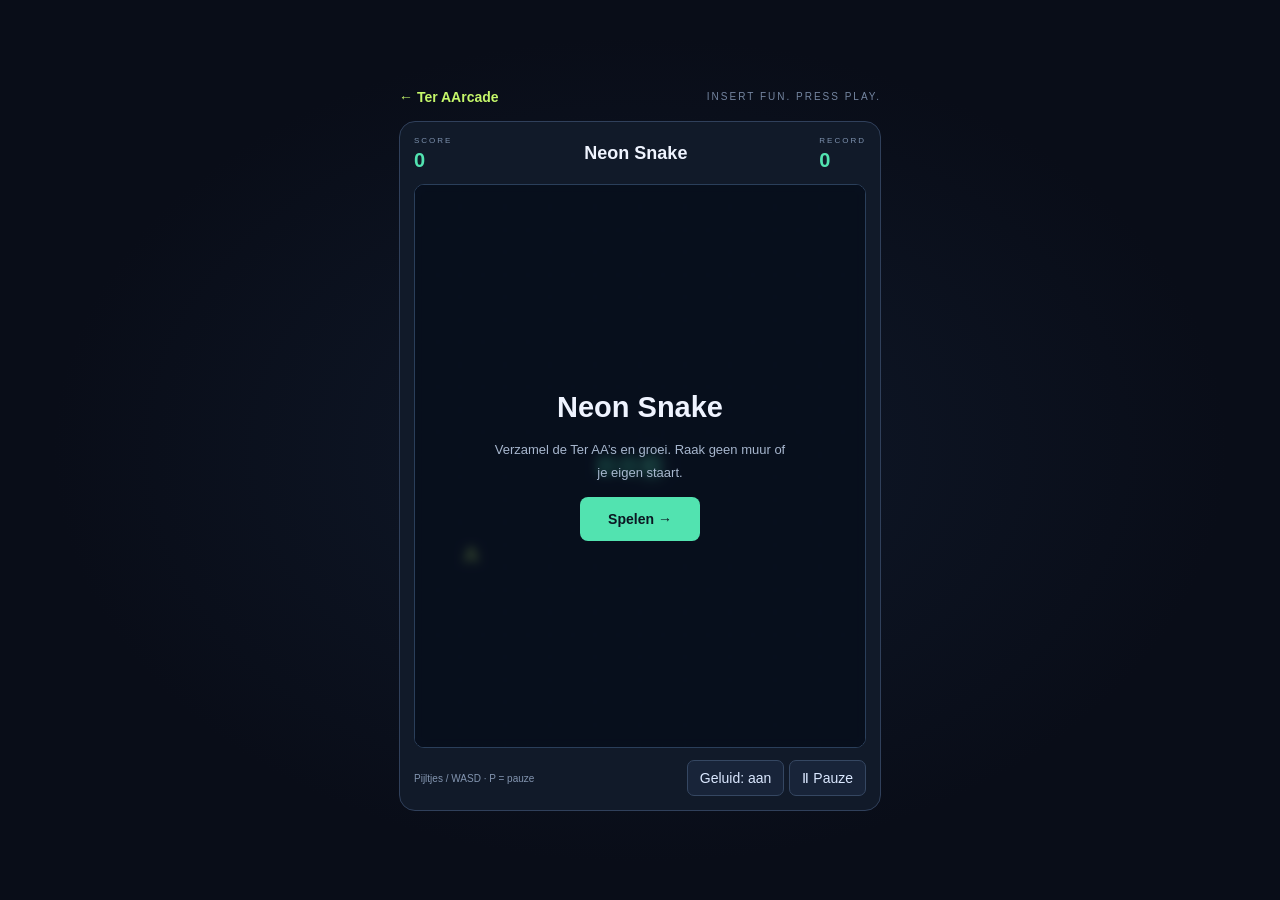
<file: Ter-AArcade/play.html>
<!doctype html><html lang="nl"><meta charset="utf-8"><meta name="viewport" content="width=device-width,initial-scale=1"><meta name="theme-color" content="#090d18"><title>Ter AArcade</title><style>*{box-sizing:border-box}body{margin:0;background:#090d18;color:#eff4ff;font:14px Arial,sans-serif;min-height:100dvh;display:grid;place-items:center;background-image:radial-gradient(ellipse,#18294366,transparent 65%)}main{width:min(100%,510px);padding:14px}.top{display:flex;align-items:center;justify-content:space-between;margin-bottom:16px}.top a{color:#c5f76a;text-decoration:none;font-weight:bold}.top span{color:#7586a1;font-size:10px;letter-spacing:2px}.machine{background:#111a29;border:1px solid #30405b;padding:14px;border-radius:16px}.hud{display:flex;justify-content:space-between;align-items:center;margin-bottom:12px}.hud small{display:block;color:#7d91ae;font-size:8px;letter-spacing:2px;margin-bottom:4px}.hud b{font-size:20px;color:var(--color)}h1{font-size:18px;margin:0}.screen{position:relative;border:1px solid #2a3f5a;border-radius:10px;overflow:hidden;touch-action:none}canvas{width:100%;display:block;aspect-ratio:4/5;background:#080f1d}.overlay{position:absolute;inset:0;background:#080f1dcc;backdrop-filter:blur(4px);display:grid;place-items:center;text-align:center;padding:24px}.overlay.hidden{display:none}h2{font-size:29px;margin:0 0 14px}.overlay p{color:#a7b7ce;line-height:1.8;font-size:13px;max-width:300px}button{font:inherit;cursor:pointer}.primary{background:var(--color);border:0;border-radius:8px;padding:14px 28px;font-weight:700;color:#0b1722}.controls{display:flex;gap:8px;margin-top:12px;align-items:center;justify-content:space-between}.controls button,.touch button{border:1px solid #354762;background:#182439;color:#dbe8ff;border-radius:7px;padding:9px 12px}.controls span{color:#8395b0;font-size:10px}.touch{display:none;grid-template-columns:repeat(3,1fr);gap:7px;margin-top:10px;touch-action:none}.touch button{font-size:20px;height:44px}.touch .up{grid-column:2}.touch .left{grid-column:1}.touch .fire{grid-column:1 / 4;font-size:13px;color:var(--color)}@media(pointer:coarse){.touch{display:grid}}@media(max-height:750px) and (min-width:650px){main{width:420px}}button:focus-visible,a:focus-visible{outline:2px solid white;outline-offset:3px}main,.machine,.hud,.controls{min-width:0}.controls>div{display:flex;gap:5px;flex-shrink:0}.controls button{white-space:nowrap}.controls span{min-width:0}@media(max-width:800px),(pointer:coarse){main{width:min(100%,510px,calc((100dvh - 240px)*.8 + 60px));padding:8px}.top{margin-bottom:8px}.top span{display:none}.machine{padding:10px}.hud{gap:8px;margin-bottom:8px}.hud h1{font-size:14px}.hud b{font-size:16px}.hud small{font-size:7px;letter-spacing:1px}.controls{margin-top:8px;justify-content:center}.controls span{display:none}.controls button{font-size:11px;padding:8px 10px;min-height:34px}.touch{display:grid;margin-top:8px;gap:5px}.touch button{height:40px;padding:6px}.overlay{padding:12px}.overlay h2{font-size:22px;margin-bottom:8px}.overlay p{font-size:11px;line-height:1.5}.primary{padding:11px 20px}}@media(max-height:480px) and (min-width:481px){body{display:block}main{width:min(100%,700px);margin:auto}.machine{display:grid;grid-template-columns:minmax(0,1fr) 155px;gap:8px}.hud{grid-column:1/-1}.screen{grid-row:2/4;grid-column:1;max-width:calc((100dvh - 112px)*.8);width:100%;margin:auto}.controls{grid-column:2;grid-row:2;align-self:end}.touch{grid-column:2;grid-row:3;align-self:start}.controls>div{flex-wrap:wrap;justify-content:center}}
@media(max-height:480px) and (min-width:481px){main{padding:8px}.top{margin-bottom:6px}.top span,.controls span{display:none}.machine{padding:8px}.hud{margin-bottom:0}.hud h1{font-size:15px}.hud b{font-size:16px}.screen{max-width:calc((100dvh - 150px)*.8);min-height:0;align-self:start}.controls{margin-top:0}.controls button{font-size:10px;padding:7px;min-height:32px}.touch{display:grid;margin-top:0;gap:4px}.touch button{height:36px;padding:5px}.overlay{padding:8px}.overlay h2{font-size:18px;margin:0 0 5px}.overlay p{font-size:10px;line-height:1.3;margin:5px 0}.primary{padding:9px 15px}}
</style><main><div class="top"><a href="index.html">← Ter AArcade</a><span>INSERT FUN. PRESS PLAY.</span></div><div class="machine"><div class="hud"><div><small>SCORE</small><b id="score">0</b></div><h1 id="name"></h1><div><small>RECORD</small><b id="best">0</b></div></div><div class="screen"><canvas id="game" width="480" height="600" aria-label="Arcadespel"></canvas><div class="overlay" id="overlay"><div><h2 id="title"></h2><p id="message"></p><button class="primary" id="start">Spelen →</button></div></div></div><div class="controls"><span id="hint"></span><div><button id="sound" data-arcade-sound>Geluid: aan</button> <button id="pause">Ⅱ Pauze</button></div></div><div class="touch" id="touch"><button class="up" data-key="ArrowUp" aria-label="Omhoog">↑</button><button class="left" data-key="ArrowLeft" aria-label="Links">←</button><button data-key="ArrowDown" aria-label="Omlaag">↓</button><button data-key="ArrowRight" aria-label="Rechts">→</button><button class="fire" data-key="Space">VUREN</button></div></div></main><script src="audio.js"></script><script>
const configs={jumper:{name:'AA Jumper',color:'#6cceff',desc:'Spring over obstakels en verzamel groene Ter AA’s. Spatie, ↑ of tikken = springen. Je kunt twee keer achter elkaar springen.',hint:'Spatie / ↑ / tik = springen · P = pauze'},snake:{name:'Neon Snake',color:'#52e3b0',desc:'Verzamel de Ter AA’s en groei. Raak geen muur of je eigen staart.',hint:'Pijltjes / WASD · P = pauze'},ufo:{name:'UFO Patrol',color:'#ad99ff',desc:'Beweeg links en rechts. Schiet de A-UFO’s neer en ontwijk hun projectielen.',hint:'← → / A D · Spatie = vuren · P = pauze'},breaker:{name:'Block Breaker',color:'#ffb366',desc:'Beweeg het platform en breek alle Ter AA-blokken. Je hebt drie ballen.',hint:'← → / muis · P = pauze'},dodge:{name:'Meteor Rush',color:'#ff7aa6',desc:'Ontwijk de meteorieten. Pak groene Ter AA’s voor bonuspunten.',hint:'← → / muis · P = pauze'}};let type=new URLSearchParams(location.search).get('game');if(!configs[type])type='snake';const cfg=configs[type],$=id=>document.getElementById(id),cv=$('game'),c=cv.getContext('2d');document.documentElement.style.setProperty('--color',cfg.color);document.title=cfg.name+' | Ter AArcade';$('name').textContent=cfg.name;$('title').textContent=cfg.name;$('message').textContent=cfg.desc;$('hint').textContent=cfg.hint;cv.setAttribute('aria-label',cfg.name);if(type!=='snake')document.querySelectorAll('.up,[data-key="ArrowDown"]').forEach(e=>e.style.display='none');if(type!=='ufo'&&type!=='jumper')document.querySelector('.fire').style.display='none';if(type==='jumper'){document.querySelectorAll('[data-key="ArrowLeft"],[data-key="ArrowRight"]').forEach(e=>e.style.display='none');document.querySelector('.fire').textContent='SPRING ↑'}let state='ready',score=0,best=0,keys={},last=0,time=0,spawn=0,shot=0,items=[],bullets=[],enemyShots=[],effects=[],ship,ball,bricks=[],snake,dir,next,food,tick=0,lives=3,wave=1,jumper={y:524,vy:0,jumps:0},bonus=0;try{best=+localStorage.getItem('teraarcade-'+type)||0}catch(e){}$('best').textContent=best;
function unlockAudio(){arcadeSound.unlock()}function soundFX(kind){arcadeSound.fx(kind)}
function stats(){score=Math.floor(score);$('score').textContent=score;if(score>best){best=score;try{localStorage.setItem('teraarcade-'+type,best)}catch(e){}}$('best').textContent=best}
function show(title,text,label='Nog een keer →'){$('title').textContent=title;$('message').textContent=text;$('start').textContent=label;$('overlay').classList.remove('hidden')}
function over(){soundFX('over');state='over';keys={};stats();show('Game over','Je score: '+score+'. Je record: '+best+'.')}
function rand(a,b){return a+Math.random()*(b-a)}function snack(){let free=[];for(let y=0;y<25;y++)for(let x=0;x<20;x++)if(!snake.some(s=>s.x===x&&s.y===y))free.push({x,y});return free[Math.floor(Math.random()*free.length)]}
function buildBricks(){bricks=[];for(let y=0;y<5;y++)for(let x=0;x<8;x++)bricks.push({x:16+x*57,y:64+y*27,w:50,h:18,color:['#ad99ff','#ff7aa6','#ffb366','#c5f76a','#52e3b0'][y]})}
function reset(){score=0;time=0;spawn=0;shot=0;items=[];bullets=[];enemyShots=[];effects=[];ship={x:240,y:550};lives=3;wave=1;jumper={y:524,vy:0,jumps:0};bonus=0;snake=[{x:10,y:12},{x:9,y:12},{x:8,y:12}];dir={x:1,y:0};next={...dir};tick=0;food=snack();ball={x:240,y:480,vx:170,vy:-245};buildBricks();stats()}
function start(){unlockAudio();if(state!=='paused')reset();state='playing';keys={};$('overlay').classList.add('hidden');$('pause').textContent='Ⅱ Pauze';last=performance.now()}
function pause(){if(state==='playing'){state='paused';keys={};show('Pauze','Klaar voor de volgende ronde?','Verder →');$('pause').textContent='▶ Verder'}else if(state==='paused')start()}
$('start').onclick=start;$('pause').onclick=pause;
function jump(){if(state==='playing'&&jumper.jumps<2){jumper.vy=-490;jumper.jumps++;soundFX('jump');burst(85,jumper.y+10,'#6cceff')}}
function key(k,down){if(k==='p'||k==='P'){if(down)pause();return}const alias={a:'ArrowLeft',d:'ArrowRight',w:'ArrowUp',s:'ArrowDown',' ':'Space'};k=alias[k]||k;keys[k]=down;if(type==='jumper'&&down&&(k==='Space'||k==='ArrowUp'))jump();if(type==='snake'&&down){let v={ArrowLeft:{x:-1,y:0},ArrowRight:{x:1,y:0},ArrowUp:{x:0,y:-1},ArrowDown:{x:0,y:1}}[k];if(v&&!(v.x===-dir.x&&v.y===-dir.y))next=v}}
addEventListener('keydown',e=>{if(['ArrowLeft','ArrowRight','ArrowUp','ArrowDown',' '].includes(e.key))e.preventDefault();if(!e.repeat)key(e.key,true);if(e.key==='Enter'&&state!=='playing')start()});addEventListener('keyup',e=>key(e.key,false));addEventListener('blur',()=>{if(state==='playing')pause()});document.addEventListener('visibilitychange',()=>{if(document.hidden&&state==='playing')pause()});document.querySelectorAll('[data-key]').forEach(b=>{b.onpointerdown=e=>{e.preventDefault();b.setPointerCapture(e.pointerId);key(b.dataset.key,true)};b.onpointerup=b.onpointercancel=()=>key(b.dataset.key,false)});function pointer(e){let r=cv.getBoundingClientRect();ship.x=Math.max(44,Math.min(436,(e.clientX-r.left)*480/r.width))}cv.onpointermove=e=>{if(type!=='snake'&&(e.pointerType==='mouse'||e.buttons))pointer(e)};cv.onpointerdown=e=>{if(type==='jumper'){jump();return}if(type!=='snake'){pointer(e);cv.setPointerCapture(e.pointerId);keys.Space=true}};cv.onpointerup=cv.onpointercancel=()=>keys.Space=false;
function burst(x,y,color){for(let i=0;i<14;i++)effects.push({x,y,vx:rand(-130,130),vy:rand(-130,130),life:.5,color})}
function snakeStep(){dir={...next};let h={x:snake[0].x+dir.x,y:snake[0].y+dir.y},eat=h.x===food.x&&h.y===food.y;let body=eat?snake:snake.slice(0,-1);if(h.x<0||h.y<0||h.x>=20||h.y>=25||body.some(s=>s.x===h.x&&s.y===h.y)){over();return}snake.unshift(h);if(eat){score+=10;soundFX('eat');burst(h.x*24+12,h.y*24+12,cfg.color);if(snake.length===500){state='over';stats();soundFX('win');show('Perfect gespeeld!','Het hele veld is gevuld. Score: '+score);return}food=snack();stats()}else snake.pop()}
function update(dt){time+=dt;if(type==='jumper'){jumper.vy+=1350*dt;jumper.y+=jumper.vy*dt;if(jumper.y>=524){jumper.y=524;jumper.vy=0;jumper.jumps=0}spawn-=dt;let speed=Math.min(460,240+time*3);if(spawn<=0){let gem=Math.random()<.35;items.push({x:510,y:gem?rand(390,460):550,w:gem?22:rand(24,38),h:gem?22:rand(32,58),gem});spawn=rand(.95,1.5)}for(let a of items){a.x-=speed*dt;let top=a.gem?a.y:a.y-a.h;if(103>a.x&&73<a.x+a.w&&jumper.y+26>top&&jumper.y<a.y+(a.gem?22:0)){if(a.gem){bonus+=50;soundFX('eat');a.dead=true;burst(a.x,a.y,'#c5f76a')}else{over();return}}}items=items.filter(a=>!a.dead&&a.x>-60);score=Math.floor(time*10)+bonus;stats();return}if(type==='snake'){tick+=dt;if(tick>Math.max(.065,.13-score*.00035)){tick=0;snakeStep()}return}ship.x=Math.max(44,Math.min(436,ship.x+((keys.ArrowRight?1:0)-(keys.ArrowLeft?1:0))*360*dt));
if(type==='ufo'){shot-=dt;spawn-=dt;if(keys.Space&&shot<=0){bullets.push({x:ship.x,y:ship.y-15});soundFX('shot');shot=.16}if(spawn<=0){items.push({x:rand(30,450),y:-25,v:rand(30,55)+time*.55,phase:rand(0,6),cool:rand(1.1,2.8)});spawn=Math.max(.35,1.1-time*.007)}bullets.forEach(b=>b.y-=490*dt);enemyShots.forEach(b=>b.y+=210*dt);for(let a of items){a.y+=a.v*dt;a.x=Math.max(22,Math.min(458,a.x+Math.sin(time*2+a.phase)*40*dt));a.cool-=dt;if(a.cool<0){enemyShots.push({x:a.x,y:a.y+12});a.cool=rand(1.3,3)}if(a.y>580){over();return}for(let b of bullets)if(!a.dead&&!b.dead&&Math.abs(a.x-b.x)<24&&Math.abs(a.y-b.y)<15){a.dead=true;b.dead=true;soundFX('boom');score+=25;burst(a.x,a.y,cfg.color);stats()}}if(enemyShots.some(b=>Math.abs(b.x-ship.x)<17&&Math.abs(b.y-ship.y)<17)||items.some(a=>!a.dead&&Math.hypot(a.x-ship.x,a.y-ship.y)<30)){over();return}items=items.filter(a=>!a.dead);bullets=bullets.filter(b=>!b.dead&&b.y>-10);enemyShots=enemyShots.filter(b=>b.y<620)}
if(type==='dodge'){spawn-=dt;score=Math.floor(time*10);if(spawn<=0){items.push({x:rand(22,458),y:-25,r:rand(12,26),v:rand(150,240)+time*2,gem:Math.random()<.2,rot:rand(0,6)});spawn=Math.max(.16,.48-time*.003)}for(let a of items){a.y+=a.v*dt;a.rot+=dt;if(Math.hypot(a.x-ship.x,a.y-ship.y)<a.r+12){if(a.gem){time+=5;soundFX('eat');a.dead=true;burst(a.x,a.y,'#c5f76a')}else{over();return}}}items=items.filter(a=>!a.dead&&a.y<640);stats()}
if(type==='breaker'){let oldY=ball.y;ball.x+=ball.vx*dt;ball.y+=ball.vy*dt;if(ball.x<8||ball.x>472){ball.vx*=-1;soundFX('bounce');ball.x=Math.max(8,Math.min(472,ball.x))}if(ball.y<8){ball.vy=Math.abs(ball.vy);soundFX('bounce');ball.y=8}if(ball.vy>0&&oldY<=536&&ball.y>=536&&Math.abs(ball.x-ship.x)<53){ball.vy=-Math.abs(ball.vy);soundFX('bounce');ball.vx=(ball.x-ship.x)*5;ball.y=535}for(let b of bricks){if(ball.x+7>b.x&&ball.x-7<b.x+b.w&&ball.y+7>b.y&&ball.y-7<b.y+b.h){b.dead=true;soundFX('block');ball.vy*=-1;score+=10;burst(ball.x,ball.y,b.color);stats();break}}bricks=bricks.filter(b=>!b.dead);if(ball.y>620){lives--;soundFX('life');if(!lives){over();return}ball={x:ship.x,y:480,vx:170,vy:-245}}if(!bricks.length){soundFX('win');wave++;buildBricks();ball={x:ship.x,y:480,vx:170+wave*10,vy:-245-wave*20};score+=100;stats()}}
}
function glow(color,blur=12){c.fillStyle=color;c.shadowColor=color;c.shadowBlur=blur}function rect(x,y,w,h,r=5){c.beginPath();c.roundRect(x,y,w,h,r);c.fill()}function circle(x,y,r){c.beginPath();c.arc(x,y,r,0,7);c.fill()}
function markA(x,y,size,color='#c5f76a'){c.save();c.shadowColor=color;c.shadowBlur=10;c.fillStyle=color;c.font='900 '+size+'px Arial';c.textAlign='center';c.textBaseline='middle';c.fillText('A',x,y);c.restore()}
function draw(){c.shadowBlur=0;c.fillStyle='#080f1d';c.fillRect(0,0,480,600);c.strokeStyle='#1c2c402f';c.lineWidth=1;for(let x=0;x<480;x+=24){c.beginPath();c.moveTo(x,0);c.lineTo(x,600);c.stroke()}for(let y=0;y<600;y+=24){c.beginPath();c.moveTo(0,y);c.lineTo(480,y);c.stroke()}
if(type==='jumper'){for(let i=0;i<22;i++){c.fillStyle='#9ebcdb55';c.fillRect((i*101-time*20)%500+500>480?((i*101-time*20)%500+500)%500:(i*101-time*20)%500+500,(i*71)%480,2,2)}c.fillStyle='#142b42';for(let i=0;i<10;i++){let x=((i*70-time*45)%700+700)%700-70;rect(x,460-(i%3)*32,45,90+(i%3)*32,3)}glow('#6cceff',8);rect(0,551,480,2,0);items.forEach(a=>{if(a.gem)markA(a.x+11,a.y+11,27,'#c5f76a');else{glow('#ff7aa6',10);rect(a.x,a.y-a.h,a.w,a.h,4);markA(a.x+a.w/2,a.y-a.h/2,Math.min(a.w,24),'#351b31')}});glow(cfg.color,18);rect(73,jumper.y,30,27,6);markA(88,jumper.y+14,23,'#0c2540');c.shadowBlur=0;c.fillStyle='#7d99b8';c.font='11px Arial';c.fillText('DUBBELE SPRONG · '+(2-jumper.jumps)+' OVER',18,28)}else if(type==='snake'){glow('#ffb366',18);markA(food.x*24+12,food.y*24+12,22,'#c5f76a');snake.forEach((s,i)=>{glow(i?'#36b38b':cfg.color,i?5:15);rect(s.x*24+2,s.y*24+2,20,20,5)});glow('#102a29',0);let h=snake[0];circle(h.x*24+12+dir.x*5-dir.y*4,h.y*24+12+dir.y*5-dir.x*4,2);circle(h.x*24+12+dir.x*5+dir.y*4,h.y*24+12+dir.y*5+dir.x*4,2)}else{if(type==='ufo'||type==='dodge'){for(let i=0;i<45;i++){c.fillStyle=i%3?'#8799b94f':'#cddcff';c.fillRect((i*107)%480,(i*157+time*(15+i%4*8))%600,1.5,1.5)}glow(cfg.color);c.beginPath();c.moveTo(ship.x,ship.y-20);c.lineTo(ship.x+17,ship.y+15);c.lineTo(ship.x,ship.y+7);c.lineTo(ship.x-17,ship.y+15);c.closePath();c.fill();markA(ship.x,ship.y+1,16,'#101b31');glow('#d7f5ff');rect(ship.x-3,ship.y+16,6,8+Math.sin(time*25)*4,2)}
if(type==='ufo'){items.forEach(a=>{glow(cfg.color,16);c.beginPath();c.ellipse(a.x,a.y,23,8,0,0,7);c.fill();glow('#d1efff',7);c.beginPath();c.ellipse(a.x,a.y-7,11,9,0,Math.PI,Math.PI*2);c.fill();glow('#111c35',0);rect(a.x-18,a.y-1,36,3,1);markA(a.x,a.y-6,17,'#c5f76a')});glow('#c5f76a');bullets.forEach(b=>rect(b.x-2,b.y,4,14,2));glow('#ff7aa6');enemyShots.forEach(b=>circle(b.x,b.y,4))}
if(type==='dodge')items.forEach(a=>{c.save();c.translate(a.x,a.y);c.rotate(a.rot);glow(a.gem?'#c5f76a':'#ff7aa6',a.gem?18:7);c.beginPath();for(let i=0;i<(a.gem?4:7);i++){let n=a.gem?4:7,ang=i/n*Math.PI*2,r=a.r*(a.gem?1:i%2?.8:1);let x=Math.cos(ang)*r,y=Math.sin(ang)*r;i?c.lineTo(x,y):c.moveTo(x,y)}c.closePath();if(a.gem){c.shadowBlur=0;markA(0,0,a.r*1.8,'#c5f76a')}else{c.strokeStyle='#ff7aa6';c.lineWidth=2;c.fillStyle='#3d2035';c.fill();c.stroke()}c.restore()});
if(type==='breaker'){bricks.forEach(b=>{glow(b.color,7);rect(b.x,b.y,b.w,b.h,4);markA(b.x+b.w/2,b.y+b.h/2+1,15,'#102033')});glow(cfg.color);rect(ship.x-46,545,92,10,5);c.save();c.shadowBlur=0;c.fillStyle='#142131';c.font='bold 9px Arial';c.textAlign='center';c.fillText('Ter AA',ship.x,553);c.restore();glow('#fff',15);circle(ball.x,ball.y,7);c.shadowBlur=0;c.fillStyle='#899bb7';c.font='11px Arial';c.fillText('BALLEN '+ '● '.repeat(lives),18,28);c.fillText('RONDE '+wave,390,28)}}effects.forEach(e=>{c.globalAlpha=Math.max(0,e.life*2);glow(e.color,5);c.fillRect(e.x,e.y,3,3)});c.globalAlpha=1;c.shadowBlur=0}
function frame(now){let dt=Math.min(.025,(now-last)/1000||0);last=now;if(state==='playing'){update(dt);effects.forEach(e=>{e.x+=e.vx*dt;e.y+=e.vy*dt;e.life-=dt});effects=effects.filter(e=>e.life>0)}draw();requestAnimationFrame(frame)}reset();requestAnimationFrame(frame);
</script></html>
</file>
<file: ict-keuzetest/style.css>
/*
  TER AA ICT-KEUZEHULP
  Dit bestand bepaalt alle kleuren, afmetingen en animaties.
  De pagina's blijven altijd in de staande telefoonverhouding 9:20.
*/

/* 1. KLEUREN: verander deze waarden als je de huisstijl wilt aanpassen. */
:root {
  --tekst: #f7fbff;
  --tekst-zacht: #b8c8dc;
  --achtergrond-donker: #08182d;
  --kaart-boven: #15375df2;
  --kaart-onder: #0c1e39f0;
  --oranje: #ff8a00;
  --geel: #ffd24d;
  --cyaan: #55e7ff;
  --groen: #52e3a7;
  --roze: #ff6f91;
  --paars: #9d6cff;
}

/* 2. BASIS: voorkomt onverwachte witruimtes en buiten beeld scrollen. */
* { box-sizing: border-box; }

html,
body {
  min-height: 100%;
  margin: 0;
  font-family: Inter, Arial, sans-serif;
  color: var(--tekst);
}

body {
  min-height: 100svh;
  display: grid;
  place-items: center;
  overflow: hidden;
  background:
    radial-gradient(circle at 18% 5%, #173b68 0, transparent 28%),
    radial-gradient(circle at 90% 92%, #6a2a73 0, transparent 30%),
    linear-gradient(155deg, var(--achtergrond-donker), #0c2440 56%, #111632);
}

/*
  3. TELEFOONSCHERM
  9 : 20 = 45% zo breed als het scherm hoog is.
  De min()-regels zorgen dat het scherm nooit buiten het venster valt.
*/
.shell {
  width: min(100vw, 45svh);
  height: min(100svh, 222.222vw);
  min-height: 0;
  aspect-ratio: 9 / 20;
  display: flex;
  flex-direction: column;
  gap: clamp(10px, 1.7vh, 18px);
  padding: clamp(12px, 2.4vh, 24px);
  overflow: hidden;
}

/* 4. BOVENBALK, LOGO EN VOETTEKST. */
.top {
  flex: 0 0 auto;
  display: flex;
  align-items: center;
  justify-content: space-between;
}

.logo { display: block; text-decoration: none; }

.logo img {
  display: block;
  width: 104px;
  max-height: 44px;
  object-fit: contain;
  object-position: left center;
}

.badge {
  padding: 7px 10px;
  border: 1px solid #ffffff38;
  border-radius: 999px;
  color: var(--tekst-zacht);
  font-size: 0.72rem;
  font-weight: 800;
  letter-spacing: 0.06em;
  text-transform: uppercase;
}

.back {
  color: var(--tekst-zacht);
  font-size: 0.86rem;
  font-weight: 800;
  text-decoration: none;
}

.back:hover { color: #fff; }

.footer {
  flex: 0 0 auto;
  color: #b7cae155;
  font-size: 0.7rem;
  font-weight: 700;
  letter-spacing: 0.06em;
  text-align: center;
}

/* 5. HET GROTE TEKSTSCHERM (de donkere kaart). */
.card {
  position: relative;
  isolation: isolate;
  flex: 1;
  display: flex;
  flex-direction: column;
  justify-content: flex-start;
  padding: clamp(18px, 3.2vh, 30px);
  overflow: visible;
  background: transparent;
  border: 0;
  border-radius: 24px;
}

/*
  6. RUSTIG DRAAIENDE KLEURENRAND
  Dit is één doorlopende, dunne rand: geen los lichtstreepje.
  De kleurverdeling van de rand draait als geheel rond de kaart.
  De ::after-laag legt het donkere binnenvlak eroverheen.
*/
@property --rand-hoek {
  syntax: "<angle>";
  inherits: false;
  initial-value: 0deg;
}

.card::before {
  content: "";
  position: absolute;
  z-index: 0;
  inset: -1px;
  border-radius: 25px;
  background: conic-gradient(
    from var(--rand-hoek),
    var(--cyaan),
    var(--paars),
    var(--roze),
    var(--oranje),
    var(--geel),
    var(--groen),
    var(--cyaan)
  );
  animation: draai-kleurenrand 7s linear infinite;
  filter: drop-shadow(0 0 2px var(--cyaan)) drop-shadow(0 0 3px var(--roze));
}

.card::after {
  content: "";
  position: absolute;
  z-index: 1;
  inset: 1px;
  border-radius: 23px;
  background: linear-gradient(150deg, var(--kaart-boven), var(--kaart-onder));
}

.card > * {
  position: relative;
  z-index: 2;
}

@keyframes draai-kleurenrand {
  to {
    --rand-hoek: 360deg;
  }
}

/* 7. TEKSTEN EN TITELS. */
.eyebrow {
  margin-bottom: 9px;
  color: var(--geel);
  font-size: 0.76rem;
  font-weight: 900;
  letter-spacing: 0.13em;
  text-transform: uppercase;
}

h1 {
  margin: 0 0 13px;
  font-size: clamp(2.05rem, 7vw, 3.4rem);
  line-height: 0.96;
  letter-spacing: -0.055em;
}

h1 em {
  color: var(--oranje);
  font-style: normal;
}

h2 {
  margin: 0 0 7px;
  font-size: 1.25rem;
}

p {
  margin: 0;
  color: var(--tekst-zacht);
  line-height: 1.45;
}

.intro { font-size: 1.03rem; }

/* 8. GROTE KEUZEKNOPPEN OP DE STARTPAGINA EN VOOROPLEIDINGSPAGINA. */
.choices,
.route-list {
  display: grid;
  gap: 11px;
  margin-top: clamp(17px, 2.8vh, 28px);
}

a.choice,
button.choice {
  display: grid;
  grid-template-columns: 39px 1fr 22px;
  gap: 11px;
  align-items: center;
  width: 100%;
  padding: 15px 16px;
  border: 1px solid #ffffff33;
  border-radius: 17px;
  color: var(--tekst);
  background: linear-gradient(110deg, #ffffff10, #ffffff05);
  font: inherit;
  text-align: left;
  text-decoration: none;
  cursor: pointer;
  transition: transform 0.16s, border-color 0.16s, background 0.16s;
}

.choice:hover,
.choice:focus-visible {
  border-color: var(--cyaan);
  outline: none;
  background: #ffffff14;
  transform: translateY(-2px);
}

.choice .icon {
  font-size: 1.7rem;
  text-align: center;
}

.choice strong {
  display: block;
  font-size: 1.02rem;
}

.choice small {
  display: block;
  margin-top: 3px;
  color: var(--tekst-zacht);
  font-size: 0.79rem;
  line-height: 1.3;
}

.choice .arrow {
  color: var(--geel);
  font-size: 1.6rem;
}

/* 9. PULLDOWNMENU OP DE OPLEIDINGENPAGINA. */
.select-wrap {
  position: relative;
  margin-top: 16px;
}

.select-wrap::after {
  content: "⌄";
  position: absolute;
  top: 10px;
  right: 15px;
  color: var(--geel);
  font-size: 1.4rem;
  pointer-events: none;
}

select {
  width: 100%;
  padding: 13px 42px 13px 14px;
  border: 1px solid #86c5ad;
  border-radius: 14px;
  color: var(--tekst);
  background: #092a24;
  color-scheme: dark;
  font: 800 1rem Inter, Arial, sans-serif;
  appearance: none;
}

option {
  color: var(--tekst);
  background: #092a24;
}

.study {
  margin-top: 15px;
  padding: 16px;
  border-left: 4px solid var(--oranje);
  border-radius: 0 15px 15px 0;
  background: #081a30a8;
}

.study .level,
.result .level {
  color: var(--geel);
  font-size: 0.78rem;
  font-weight: 900;
  letter-spacing: 0.08em;
  text-transform: uppercase;
}

.study h2 { margin: 5px 0 8px; }

.study a,
.external {
  display: inline-block;
  margin-top: 13px;
  padding: 10px 12px;
  border-radius: 10px;
  color: #08243c;
  background: var(--geel);
  font-size: 0.84rem;
  font-weight: 950;
  text-decoration: none;
}

.study a:hover,
.external:hover { background: #fff; }

/* 10. KEUZETEST: voortgang, antwoorden en de top 2. */
.progressline {
  height: 8px;
  margin: 15px 0 6px;
  overflow: hidden;
  border-radius: 999px;
  background: #ffffff1c;
}

.progressline span {
  display: block;
  width: 0;
  height: 100%;
  background: linear-gradient(90deg, var(--oranje), var(--geel));
  transition: width 0.25s;
}

.counter {
  color: var(--tekst-zacht);
  font-size: 0.77rem;
  font-weight: 850;
  text-align: right;
}

.question {
  margin: 10px 0 4px;
  font-size: clamp(1.28rem, 5.4vw, 1.75rem);
  font-weight: 950;
  letter-spacing: -0.03em;
  line-height: 1.12;
}

.hint { font-size: 0.84rem; }

.test-options {
  display: grid;
  gap: 9px;
  margin-top: 15px;
}

.test-options button {
  padding: 12px 13px;
  border: 1px solid #ffffff24;
  border-radius: 14px;
  color: #fff;
  background: #ffffff0d;
  font: 800 0.89rem/1.3 Inter, Arial, sans-serif;
  text-align: left;
  cursor: pointer;
}

.test-options button:hover,
.test-options button:focus-visible {
  border-color: var(--cyaan);
  outline: none;
  background: #ffffff19;
}

.result-intro { font-size: 0.95rem; }

.results {
  display: grid;
  gap: 10px;
  margin-top: 15px;
}

.result {
  position: relative;
  padding: 13px;
  border: 1px solid #ffffff2c;
  border-radius: 15px;
  background: #07182dcc;
}

.rank {
  position: absolute;
  top: 11px;
  right: 13px;
  color: var(--geel);
  font-size: 0.78rem;
  font-weight: 950;
}

.result h2 {
  padding-right: 68px;
  font-size: 1.05rem;
}

.result .level { color: var(--cyaan); }

.result p {
  margin-top: 6px;
  font-size: 0.82rem;
}

.result a {
  display: inline-block;
  margin-top: 9px;
  color: var(--geel);
  font-size: 0.78rem;
  font-weight: 900;
  text-decoration: none;
}

.result a:hover { text-decoration: underline; }

.notice {
  margin-top: 14px;
  padding: 14px;
  border: 1px solid #ffcf6a8c;
  border-radius: 15px;
  color: #fff;
  background: #ffad1d18;
}

.notice strong {
  display: block;
  margin-bottom: 4px;
  color: var(--geel);
}

.secondary {
  display: block;
  margin-top: 13px;
  padding: 12px;
  border: 1px solid #ffffff36;
  border-radius: 13px;
  color: #fff;
  font-weight: 900;
  text-align: center;
  text-decoration: none;
}

.secondary:hover { background: #ffffff12; }

/* 11. COMPACTE VERSIE VOOR LAGERE TELEFOONSCHERMEN. */
@media (max-height: 700px) {
  .shell { gap: 10px; padding: 11px; }
  .card { padding: 17px; }
  .choices,
  .route-list { gap: 8px; margin-top: 14px; }
  a.choice,
  button.choice { padding: 11px 12px; }
  .choice .icon { font-size: 1.4rem; }
  .choice strong { font-size: 0.92rem; }
  .choice small { font-size: 0.71rem; }
  h1 { font-size: clamp(1.85rem, 7vw, 2.6rem); }
  .test-options { gap: 7px; margin-top: 11px; }
  .test-options button { padding: 10px 11px; font-size: 0.81rem; }
  .question { font-size: 1.22rem; }
  .results { gap: 7px; margin-top: 10px; }
  .result { padding: 10px; }
  .result p { font-size: 0.75rem; }
  .footer { font-size: 0.61rem; }
}
</file>
<file: escape-rooms/Code paniek'/code-paniek.css>
:root{--ink:#fffaf4;--muted:#eed9c7;--panel:rgba(53,24,19,.92);--orange:#ff9c56;--yellow:#ffe36d;--cyan:#79edf1;--green:#9df2ae;--red:#ff8792}*{box-sizing:border-box}html,body{min-height:100%;margin:0}body{min-width:280px;color:var(--ink);font-family:"Segoe UI",Arial,sans-serif;background:radial-gradient(circle at 90% 5%,#a7482b 0,transparent 31%),radial-gradient(circle at 3% 91%,#15526a 0,transparent 33%),linear-gradient(145deg,#27100c,#542319 54%,#102e4d)}.phone{width:min(100%,405px);min-height:100svh;margin:auto;padding:15px 15px 12px;position:relative;overflow:hidden;background:linear-gradient(180deg,rgba(255,255,255,.025),transparent 28%)}.phone::before,.phone::after{content:"";position:absolute;border:1px solid rgba(255,156,86,.18);border-radius:50%;pointer-events:none}.phone::before{width:235px;height:235px;right:-100px;top:76px}.phone::after{width:170px;height:170px;left:-94px;bottom:20px}.top{position:relative;z-index:1;display:flex;align-items:center;justify-content:space-between;gap:8px;font-size:.77rem;font-weight:800;letter-spacing:.06em}.top strong{color:var(--yellow)}.tag{padding:6px 9px;color:#3a1c11;background:var(--yellow);border-radius:999px;font-size:.67rem;white-space:nowrap}.bar{position:relative;z-index:1;display:grid;grid-template-columns:repeat(5,1fr);gap:6px;margin:13px 0 12px}.bar i{height:5px;border-radius:8px;background:rgba(255,255,255,.16)}.bar i.done{background:var(--green);box-shadow:0 0 12px rgba(157,242,174,.65)}.bar i.now{background:var(--orange);box-shadow:0 0 12px rgba(255,156,86,.65)}.card{position:relative;z-index:1;min-height:calc(100svh - 103px);padding:20px;border:1px solid rgba(255,156,86,.29);border-radius:24px;background:var(--panel);box-shadow:0 18px 44px rgba(0,0,0,.26);display:flex;flex-direction:column}.eyebrow{margin:0 0 9px;color:var(--cyan);font-size:.7rem;font-weight:800;letter-spacing:.14em;text-transform:uppercase}h1{margin:0 0 12px;font-size:clamp(1.7rem,8vw,2.28rem);line-height:1.02}.lead{margin:0;color:var(--muted);font-size:.95rem;line-height:1.45}.visual{height:105px;margin:14px 0 10px;border:1px solid rgba(255,255,255,.1);border-radius:18px;display:grid;place-items:center;font-size:4.25rem;background:linear-gradient(135deg,rgba(255,156,86,.2),rgba(121,237,241,.15));filter:drop-shadow(0 0 16px rgba(255,156,86,.26))}.code{margin:12px 0 5px;padding:11px 12px;border:1px solid rgba(121,237,241,.2);border-radius:13px;background:#1e0d09;color:#caffed;font:700 .8rem/1.54 Consolas,"Courier New",monospace;white-space:pre-line}.mission{margin:12px 0 5px;padding:11px 12px;border-left:3px solid var(--yellow);border-radius:0 12px 12px 0;background:rgba(255,227,109,.09);color:#ffe9c7;font-size:.88rem;line-height:1.42}.choices{display:grid;gap:8px;margin-top:12px}button,.button{width:100%;border:1px solid rgba(255,156,86,.36);border-radius:13px;padding:12px;color:var(--ink);background:rgba(255,156,86,.11);text-decoration:none;text-align:left;font:700 .86rem/1.27 "Segoe UI",Arial,sans-serif;cursor:pointer;transition:transform .15s,background .15s,border-color .15s}button:hover,.button:hover{transform:translateY(-2px);background:rgba(121,237,241,.17);border-color:var(--cyan)}.primary{display:block;border:0;background:linear-gradient(135deg,#fa844c,#ffd25c);color:#3a1a0d;text-align:center;box-shadow:0 7px 19px rgba(243,115,58,.24)}.primary:hover{background:linear-gradient(135deg,#ff9c5c,#ffe176)}.result{min-height:50px;margin-top:auto;padding-top:11px;font-size:.87rem;font-weight:800;line-height:1.42}.result.good{color:var(--green)}.result.bad{color:#ffb0b7}.next{margin-top:9px}.hint{margin-top:auto;padding:11px 12px;border:1px solid rgba(157,242,174,.18);border-radius:13px;background:rgba(157,242,174,.08);color:#e3ffea;font-size:.78rem;line-height:1.42}.digit{display:inline-grid;place-items:center;width:28px;height:28px;margin:0 2px;border-radius:8px;background:var(--green);color:#163025;font-size:1rem}.final{display:flex;gap:7px;margin:18px 0 9px}.final input{width:100%;height:49px;border:1px solid rgba(255,156,86,.43);border-radius:11px;background:#210d08;color:var(--green);text-align:center;outline:0;font:800 1.32rem Consolas,monospace}.final input:focus{border-color:var(--cyan)}.footer{position:relative;z-index:1;margin-top:10px;color:rgba(255,239,224,.55);font-size:.65rem;text-align:center}@media(max-height:700px){.card{min-height:calc(100svh - 90px);padding:16px}.visual{height:78px;margin:9px 0;font-size:3.5rem}.top{font-size:.7rem}.bar{margin:9px 0}h1{font-size:1.67rem}.mission{margin:8px 0 3px}button,.button{padding:10px}}@media(min-width:600px){.phone{min-height:720px;margin:18px auto;border:1px solid rgba(255,255,255,.08);border-radius:28px}.card{min-height:610px}}
</file>
<file: escape-rooms/code red/code-red.css>
:root {
  --ink:#fbf8ff;
  --muted:#d8caec;
  --deep:#160d31;
  --panel:rgba(31,17,66,.91);
  --purple:#a978ff;
  --pink:#ff77bf;
  --mint:#83ffd6;
  --gold:#ffd86b;
  --red:#ff7a88;
}
* { box-sizing:border-box; }
html,body { margin:0; min-height:100%; }
body { min-width:280px; background:radial-gradient(circle at 88% 7%,#773480 0,transparent 31%),radial-gradient(circle at 3% 91%,#235d76 0,transparent 30%),linear-gradient(145deg,#110622,#210e43 54%,#141b55); color:var(--ink); font-family:"Segoe UI",Arial,sans-serif; }
.phone { width:min(100%,405px); min-height:100svh; margin:auto; padding:15px 15px 12px; position:relative; overflow:hidden; background:linear-gradient(180deg,rgba(255,255,255,.02),transparent 30%); }
.phone::before,.phone::after { content:""; position:absolute; pointer-events:none; border:1px solid rgba(169,120,255,.19); border-radius:50%; }
.phone::before { width:230px; height:230px; right:-98px; top:80px; }
.phone::after { width:175px; height:175px; left:-92px; bottom:18px; }
.top { position:relative; z-index:1; display:flex; justify-content:space-between; align-items:center; gap:9px; font-weight:800; letter-spacing:.06em; font-size:.79rem; }
.top strong { color:var(--mint); font-size:.77rem; }
.tag { color:#211236; background:var(--gold); padding:6px 9px; border-radius:999px; font-size:.68rem; white-space:nowrap; }
.bar { position:relative; z-index:1; display:grid; grid-template-columns:repeat(5,1fr); gap:6px; margin:13px 0 12px; }
.bar i { height:5px; border-radius:10px; background:rgba(255,255,255,.16); }
.bar i.done { background:var(--mint); box-shadow:0 0 12px rgba(131,255,214,.72); }
.bar i.now { background:var(--pink); box-shadow:0 0 12px rgba(255,119,191,.66); }
.card { position:relative; z-index:1; border:1px solid rgba(194,157,255,.3); border-radius:24px; padding:20px; min-height:calc(100svh - 103px); background:var(--panel); box-shadow:0 18px 44px rgba(0,0,0,.26); display:flex; flex-direction:column; }
.eyebrow { margin:0 0 9px; color:var(--mint); font-size:.71rem; font-weight:800; text-transform:uppercase; letter-spacing:.14em; }
h1 { margin:0 0 12px; font-size:clamp(1.72rem,8vw,2.28rem); line-height:1.02; }
h2 { margin:5px 0 9px; font-size:1.12rem; }
p { line-height:1.45; }
.lead { margin:0; color:var(--muted); font-size:.96rem; }
.bot { height:114px; margin:14px 0 10px; border-radius:18px; display:grid; place-items:center; font-size:4.5rem; background:linear-gradient(135deg,rgba(169,120,255,.23),rgba(255,119,191,.16)); border:1px solid rgba(255,255,255,.09); filter:drop-shadow(0 0 16px rgba(169,120,255,.35)); }
.code { margin:13px 0 5px; border-radius:13px; padding:12px; color:#caffea; background:#0c0920; border:1px solid rgba(131,255,214,.18); font:700 .84rem/1.55 Consolas,"Courier New",monospace; white-space:pre-line; }
.mission { margin:12px 0 5px; padding:11px 12px; color:#ffebba; background:rgba(255,216,107,.09); border-left:3px solid var(--gold); border-radius:0 12px 12px 0; font-size:.89rem; line-height:1.43; }
.choices { display:grid; gap:8px; margin-top:12px; }
button,.button { width:100%; border:1px solid rgba(169,120,255,.4); border-radius:13px; padding:12px; color:var(--ink); text-decoration:none; background:rgba(169,120,255,.13); text-align:left; font:700 .88rem/1.27 "Segoe UI",Arial,sans-serif; cursor:pointer; transition:.15s transform,.15s background,.15s border-color; }
button:hover,.button:hover { transform:translateY(-2px); background:rgba(255,119,191,.19); border-color:var(--pink); }
.primary { display:block; background:linear-gradient(135deg,#f45fbc,#a777ff); border:0; text-align:center; color:white; box-shadow:0 7px 19px rgba(224,76,171,.28); }
.primary:hover { background:linear-gradient(135deg,#ff79c8,#bd92ff); }
.result { margin-top:auto; padding-top:11px; min-height:50px; font-weight:800; font-size:.88rem; line-height:1.42; }
.result.good { color:var(--mint); }
.result.bad { color:#ffb0b8; }
.next { margin-top:9px; }
.hint { margin-top:auto; padding:11px 12px; border-radius:13px; background:rgba(131,255,214,.08); border:1px solid rgba(131,255,214,.18); color:#d9ffef; font-size:.79rem; line-height:1.42; }
.digit { display:inline-grid; width:28px; height:28px; place-items:center; color:#15241f; background:var(--mint); border-radius:8px; font-size:1rem; margin:0 2px; }
.final { display:flex; gap:7px; margin:18px 0 9px; }
.final input { width:100%; height:49px; border-radius:11px; border:1px solid rgba(169,120,255,.48); background:#0e0924; color:var(--mint); text-align:center; outline:0; font:800 1.32rem Consolas,monospace; }
.final input:focus { border-color:var(--pink); }
.footer { position:relative; z-index:1; margin-top:10px; color:rgba(237,228,255,.56); text-align:center; font-size:.66rem; }
@media (max-height:700px) { .card { min-height:calc(100svh - 90px); padding:16px; } .bot { height:82px; margin:9px 0; font-size:3.7rem; } .top { font-size:.71rem; } .bar { margin:9px 0; } h1 { font-size:1.68rem; } .mission { margin:8px 0 3px; } button,.button { padding:10px; } }
@media (min-width:600px) { .phone { min-height:720px; margin:18px auto; border-radius:28px; border:1px solid rgba(255,255,255,.08); } .card { min-height:610px; } }
</file>
<file: escape-rooms/network blackout/network-blackout.css>
:root { --ink:#f4ffff; --muted:#c1dfe3; --deep:#031d2b; --panel:rgba(5,35,49,.92); --cyan:#65e8f4; --green:#87f4ae; --blue:#6e9dff; --gold:#ffc96b; --red:#ff8792; }
* { box-sizing:border-box; }
html,body { min-height:100%; margin:0; }
body { min-width:280px; color:var(--ink); font-family:"Segoe UI",Arial,sans-serif; background:radial-gradient(circle at 88% 6%,#14616b 0,transparent 30%),radial-gradient(circle at 4% 88%,#233a83 0,transparent 33%),linear-gradient(145deg,#021822,#082c3f 54%,#071e53); }
.phone { position:relative; overflow:hidden; width:min(100%,405px); min-height:100svh; margin:auto; padding:15px 15px 12px; background:linear-gradient(180deg,rgba(255,255,255,.025),transparent 28%); }
.phone::before,.phone::after { content:""; position:absolute; border:1px solid rgba(101,232,244,.16); border-radius:50%; pointer-events:none; }.phone::before{width:235px;height:235px;right:-100px;top:75px}.phone::after{width:170px;height:170px;left:-94px;bottom:20px}
.top { position:relative;z-index:1;display:flex;justify-content:space-between;align-items:center;gap:8px;font-size:.77rem;font-weight:800;letter-spacing:.06em }.top strong{color:var(--cyan)}.tag{color:#08212a;background:var(--green);padding:6px 9px;border-radius:999px;font-size:.67rem;white-space:nowrap}
.bar { position:relative;z-index:1;display:grid;grid-template-columns:repeat(5,1fr);gap:6px;margin:13px 0 12px }.bar i{height:5px;border-radius:8px;background:rgba(255,255,255,.15)}.bar i.done{background:var(--green);box-shadow:0 0 12px rgba(135,244,174,.65)}.bar i.now{background:var(--cyan);box-shadow:0 0 12px rgba(101,232,244,.65)}
.card { position:relative;z-index:1;min-height:calc(100svh - 103px);padding:20px;border:1px solid rgba(101,232,244,.29);border-radius:24px;background:var(--panel);box-shadow:0 18px 44px rgba(0,0,0,.26);display:flex;flex-direction:column }.eyebrow{margin:0 0 9px;color:var(--cyan);font-size:.7rem;font-weight:800;letter-spacing:.14em;text-transform:uppercase}h1{margin:0 0 12px;font-size:clamp(1.7rem,8vw,2.28rem);line-height:1.02}.lead{margin:0;color:var(--muted);font-size:.95rem;line-height:1.45}
.visual{height:105px;margin:14px 0 10px;border:1px solid rgba(255,255,255,.1);border-radius:18px;display:grid;place-items:center;font-size:4.25rem;background:linear-gradient(135deg,rgba(101,232,244,.18),rgba(110,157,255,.17));filter:drop-shadow(0 0 16px rgba(101,232,244,.28))}.config{margin:12px 0 5px;padding:11px 12px;border:1px solid rgba(101,232,244,.2);border-radius:13px;background:#03151e;color:#bffbf0;font:700 .8rem/1.54 Consolas,"Courier New",monospace;white-space:pre-line}.mission{margin:12px 0 5px;padding:11px 12px;border-left:3px solid var(--gold);border-radius:0 12px 12px 0;background:rgba(255,201,107,.09);color:#ffedc5;font-size:.88rem;line-height:1.42}
.choices{display:grid;gap:8px;margin-top:12px}button,.button{width:100%;border:1px solid rgba(101,232,244,.36);border-radius:13px;padding:12px;color:var(--ink);background:rgba(101,232,244,.10);text-decoration:none;text-align:left;font:700 .86rem/1.27 "Segoe UI",Arial,sans-serif;cursor:pointer;transition:transform .15s,background .15s,border-color .15s}button:hover,.button:hover{transform:translateY(-2px);background:rgba(101,232,244,.18);border-color:var(--cyan)}.primary{display:block;border:0;background:linear-gradient(135deg,#34b9d1,#68e7a2);color:#05252d;text-align:center;box-shadow:0 7px 19px rgba(65,216,170,.22)}.primary:hover{background:linear-gradient(135deg,#5cd9e7,#8df6ba)}
.result{min-height:50px;margin-top:auto;padding-top:11px;font-size:.87rem;font-weight:800;line-height:1.42}.result.good{color:var(--green)}.result.bad{color:#ffb0b7}.next{margin-top:9px}.hint{margin-top:auto;padding:11px 12px;border:1px solid rgba(135,244,174,.18);border-radius:13px;background:rgba(135,244,174,.08);color:#dbffea;font-size:.78rem;line-height:1.42}.digit{display:inline-grid;place-items:center;width:28px;height:28px;margin:0 2px;border-radius:8px;background:var(--green);color:#0a2e22;font-size:1rem}.final{display:flex;gap:7px;margin:18px 0 9px}.final input{width:100%;height:49px;border:1px solid rgba(101,232,244,.43);border-radius:11px;background:#03151f;color:var(--green);text-align:center;outline:0;font:800 1.32rem Consolas,monospace}.final input:focus{border-color:var(--cyan)}.footer{position:relative;z-index:1;margin-top:10px;color:rgba(231,250,255,.55);font-size:.65rem;text-align:center}
@media(max-height:700px){.card{min-height:calc(100svh - 90px);padding:16px}.visual{height:78px;margin:9px 0;font-size:3.5rem}.top{font-size:.7rem}.bar{margin:9px 0}h1{font-size:1.67rem}.mission{margin:8px 0 3px}button,.button{padding:10px}}@media(min-width:600px){.phone{min-height:720px;margin:18px auto;border:1px solid rgba(255,255,255,.08);border-radius:28px}.card{min-height:610px}}
</file>
<file: escape-rooms/red de ict werkplek/escape-room.css>
:root { --ink:#fffaf5; --muted:#edd8c6; --panel:rgba(51,24,18,.94); --line:rgba(255,170,101,.32); --orange:#ff9e54; --pink:#ff7aa8; --mint:#a8f7b2; --cyan:#7ceff3; }
* { box-sizing:border-box; }
html,body { margin:0; min-height:100%; }
body { min-width:280px; color:var(--ink); font-family:"Segoe UI",Arial,sans-serif; background:radial-gradient(circle at 88% 7%,#a6443f 0,transparent 31%),radial-gradient(circle at 3% 91%,#18556d 0,transparent 33%),linear-gradient(145deg,#27110d,#54231a 55%,#12314e); }
.shell { position:relative; overflow:hidden; width:min(100%,405px); min-height:100svh; margin:auto; padding:15px 15px 12px; background:linear-gradient(180deg,rgba(255,255,255,.025),transparent 28%); }
.shell::before,.shell::after { content:""; position:absolute; border:1px solid rgba(255,158,84,.18); border-radius:50%; pointer-events:none; }.shell::before { width:230px; height:230px; right:-100px; top:76px; }.shell::after { width:170px; height:170px; left:-95px; bottom:20px; }
.topbar { position:relative; z-index:1; display:flex; align-items:center; justify-content:space-between; gap:8px; font-size:.76rem; font-weight:800; letter-spacing:.06em; }.brand { font-size:.78rem; }.brand span { color:var(--orange); }.badge { padding:6px 8px; border-radius:999px; background:var(--mint); color:#173326; font-size:.64rem; white-space:nowrap; }
.progress { position:absolute; z-index:1; top:47px; left:15px; right:15px; display:grid; grid-template-columns:repeat(5,1fr); gap:6px; }.progress i { display:block; height:5px; border-radius:8px; background:rgba(255,255,255,.16); }.progress i.done { background:var(--mint); box-shadow:0 0 12px rgba(168,247,178,.65); }.progress i.current { background:var(--orange); box-shadow:0 0 12px rgba(255,158,84,.65); }
.game { position:relative; z-index:1; margin-top:34px; display:block; }.card { min-height:calc(100svh - 94px); padding:20px; border:1px solid var(--line); border-radius:24px; background:var(--panel); box-shadow:0 18px 44px rgba(0,0,0,.26); display:flex; flex-direction:column; }.screen { display:none; }
.eyebrow { margin:0 0 9px; color:var(--cyan); font-size:.7rem; font-weight:800; letter-spacing:.14em; text-transform:uppercase; }h1 { margin:0 0 12px; font-size:clamp(1.7rem,8vw,2.3rem); line-height:1.02; }.copy { margin:0; color:var(--muted); font-size:.95rem; line-height:1.46; }.mission { margin:13px 0 7px; padding:11px 12px; border-left:3px solid var(--orange); border-radius:0 12px 12px 0; background:rgba(255,158,84,.10); color:#ffe9d3; font-size:.88rem; line-height:1.43; }
.choices { display:grid; gap:8px; margin-top:12px; }button,.button { width:100%; padding:12px; border:1px solid rgba(255,158,84,.38); border-radius:13px; background:rgba(255,158,84,.11); color:var(--ink); text-decoration:none; text-align:left; font:700 .86rem/1.28 "Segoe UI",Arial,sans-serif; cursor:pointer; transition:transform .15s,background .15s,border-color .15s; }button:hover,.button:hover { transform:translateY(-2px); background:rgba(255,122,168,.18); border-color:var(--pink); }.primary { display:block; border:0; background:linear-gradient(135deg,#f47b49,#ffc25b); color:#3b1b0d; text-align:center; box-shadow:0 7px 19px rgba(239,103,57,.24); }.primary:hover { background:linear-gradient(135deg,#ff9b5d,#ffdc73); }
.result { min-height:50px; margin-top:auto; padding-top:11px; font-size:.87rem; font-weight:800; line-height:1.42; }.result.good { color:var(--mint); }.result.bad { color:#ffb1b8; }.hint { margin-top:10px; padding:11px 12px; border:1px solid rgba(168,247,178,.18); border-radius:13px; background:rgba(168,247,178,.08); color:#e3ffeb; font-size:.78rem; line-height:1.42; }.inline-hint { margin-top:10px; }.digit { display:inline-grid; place-items:center; width:28px; height:28px; margin:0 2px; border-radius:8px; background:var(--mint); color:#173326; font-size:1rem; }.final-input { display:flex; gap:7px; margin:18px 0 9px; }.final-input input { width:100%; height:49px; border:1px solid rgba(255,158,84,.45); border-radius:11px; background:#210d08; color:var(--mint); text-align:center; outline:0; font:800 1.32rem Consolas,monospace; }.final-input input:focus { border-color:var(--cyan); }.footer { position:relative; z-index:1; margin-top:10px; color:rgba(255,239,224,.55); text-align:center; font-size:.65rem; }
@media (max-height:700px) { .shell { padding:12px 14px 9px; }.progress { top:42px; left:14px; right:14px; }.game { margin-top:29px; }.card { min-height:calc(100svh - 80px); padding:16px; } h1 { font-size:1.66rem; }.mission { margin:8px 0 4px; } button,.button { padding:10px; } }
@media (min-width:600px) { .shell { min-height:720px; margin:18px auto; border:1px solid rgba(255,255,255,.08); border-radius:28px; }.card { min-height:610px; } }
</file>
